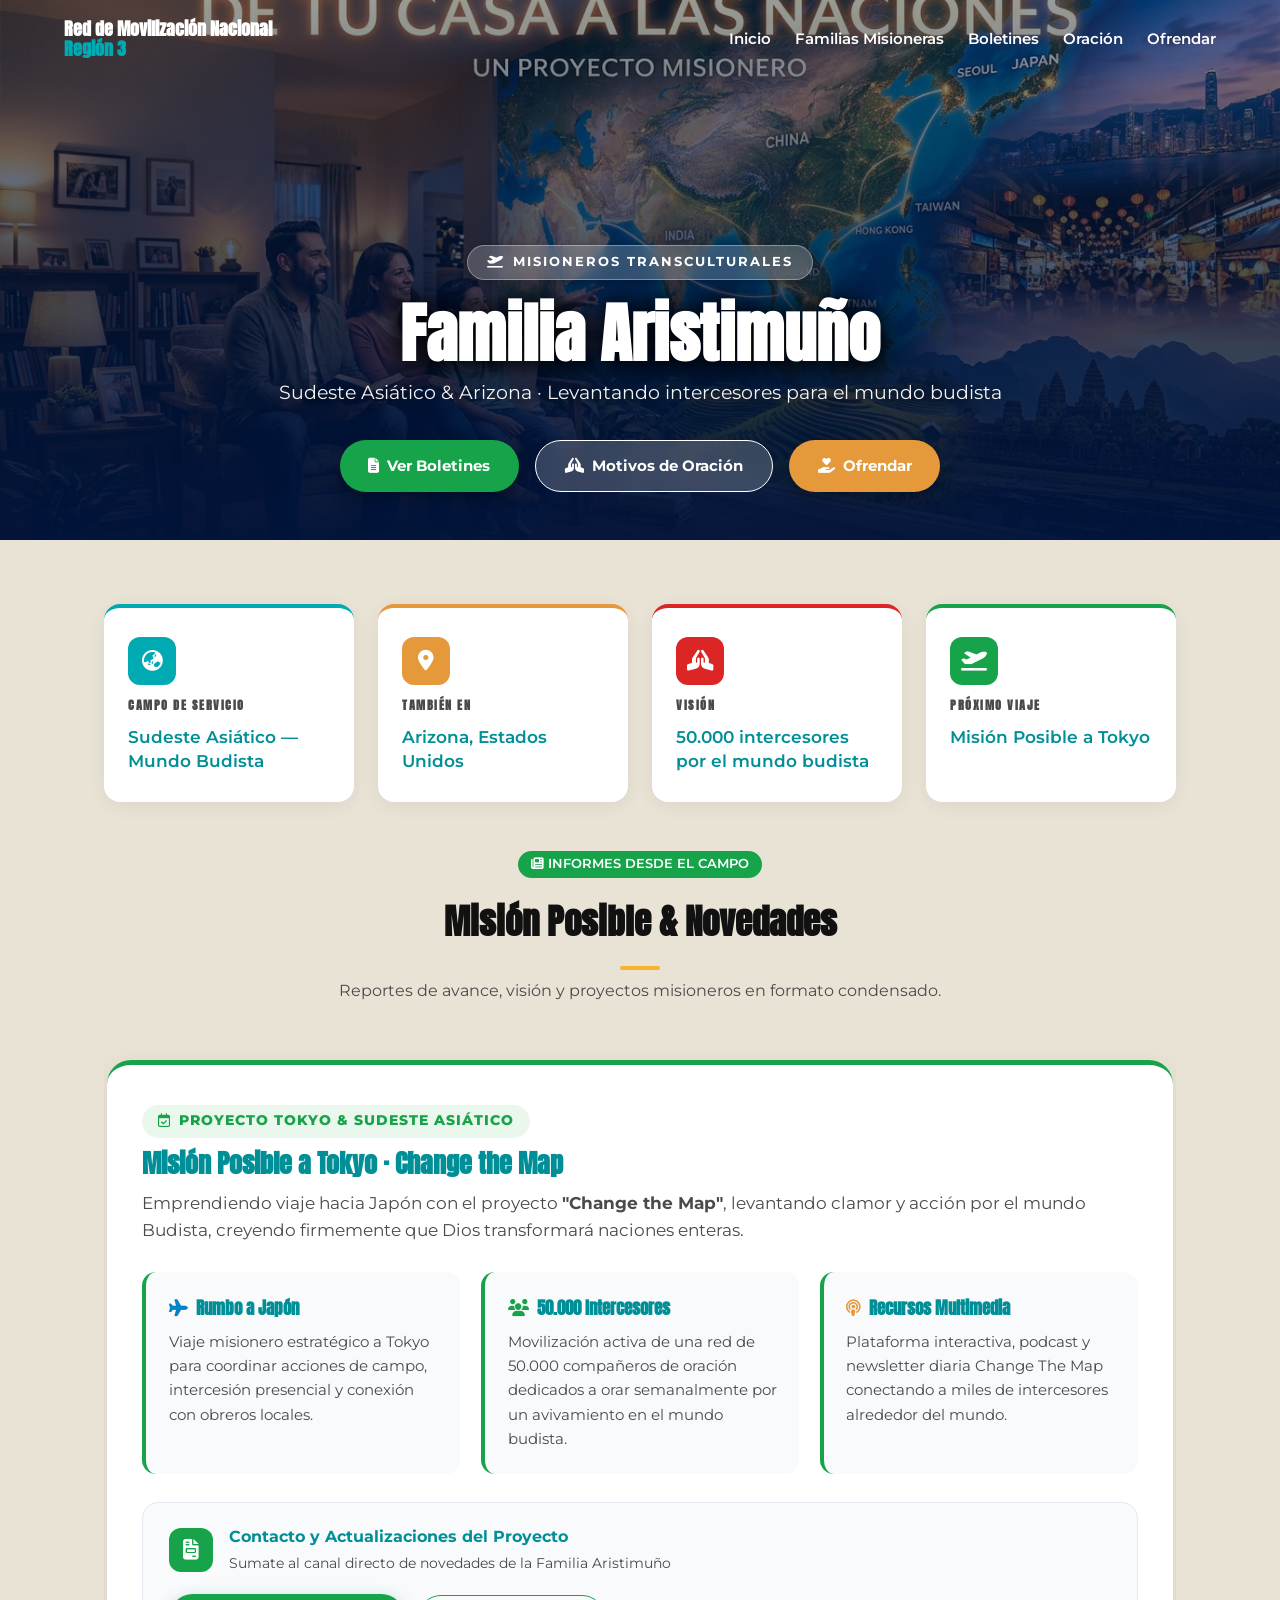
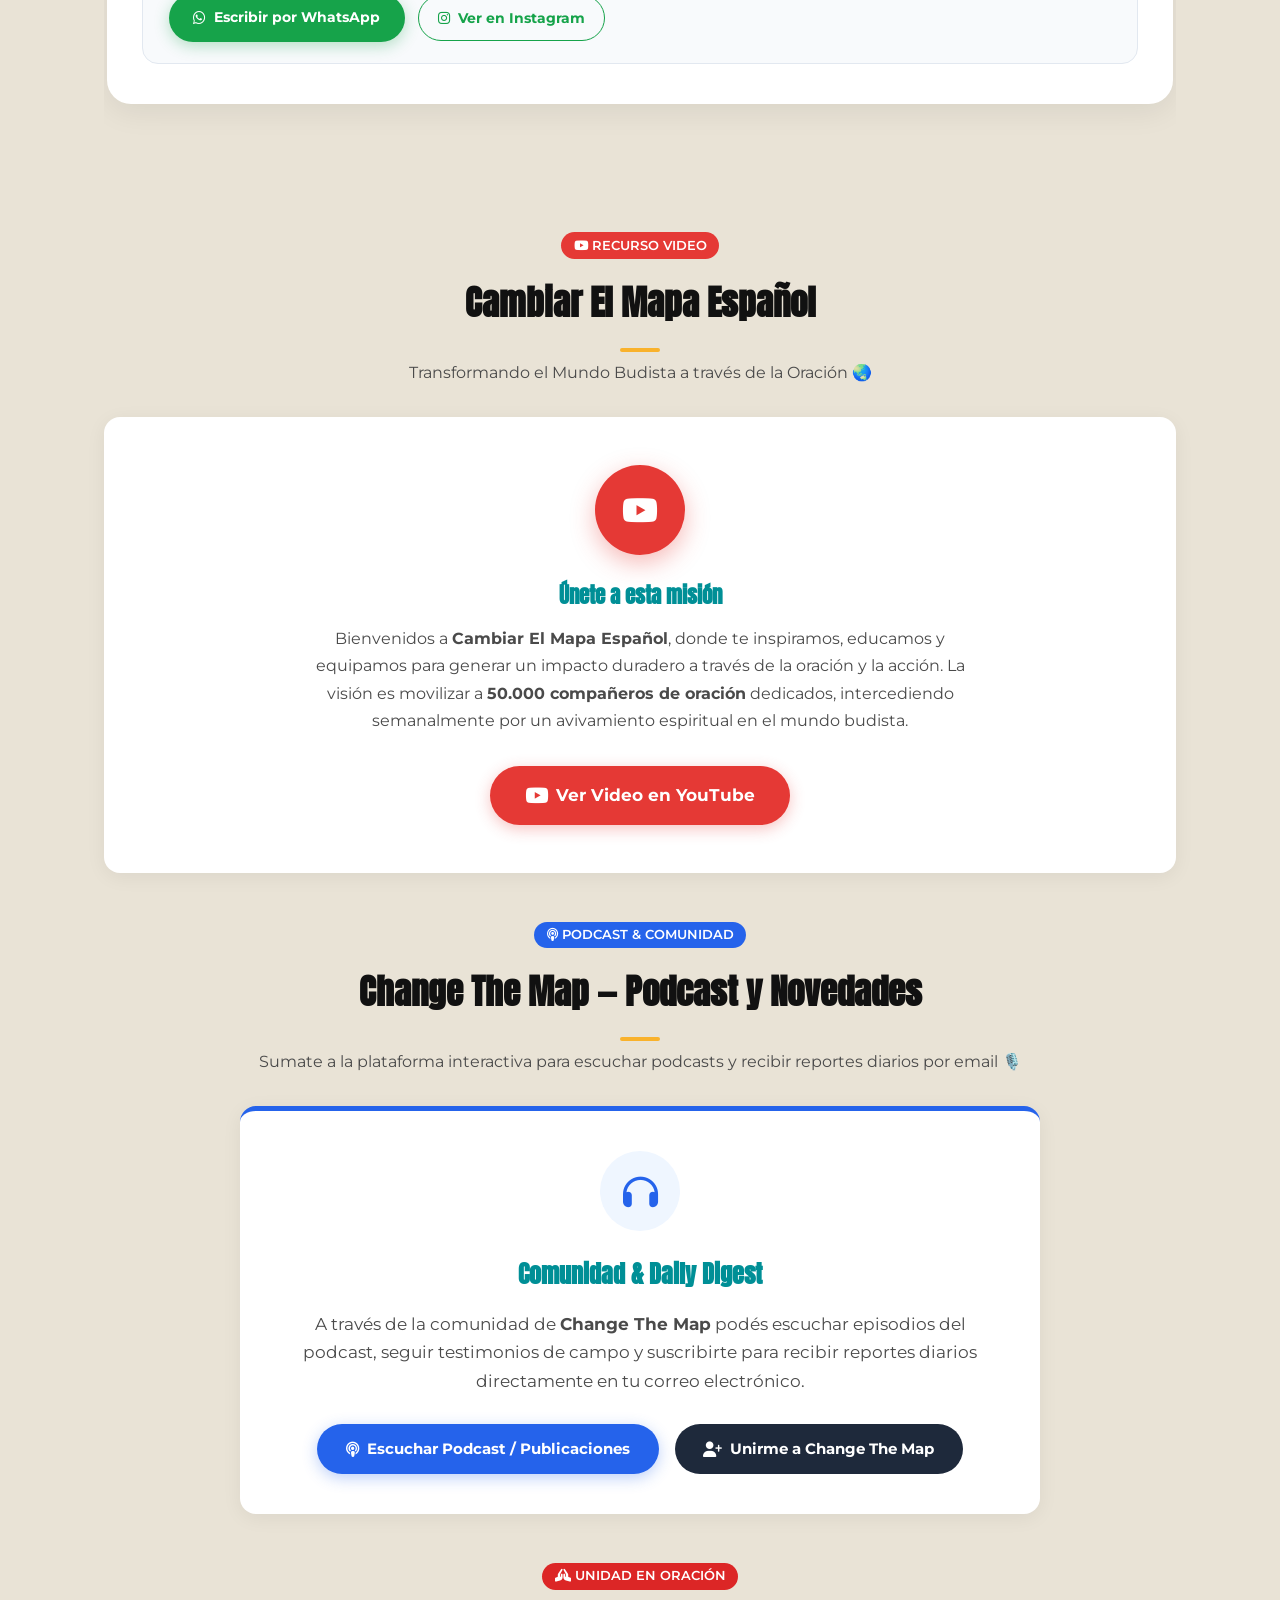
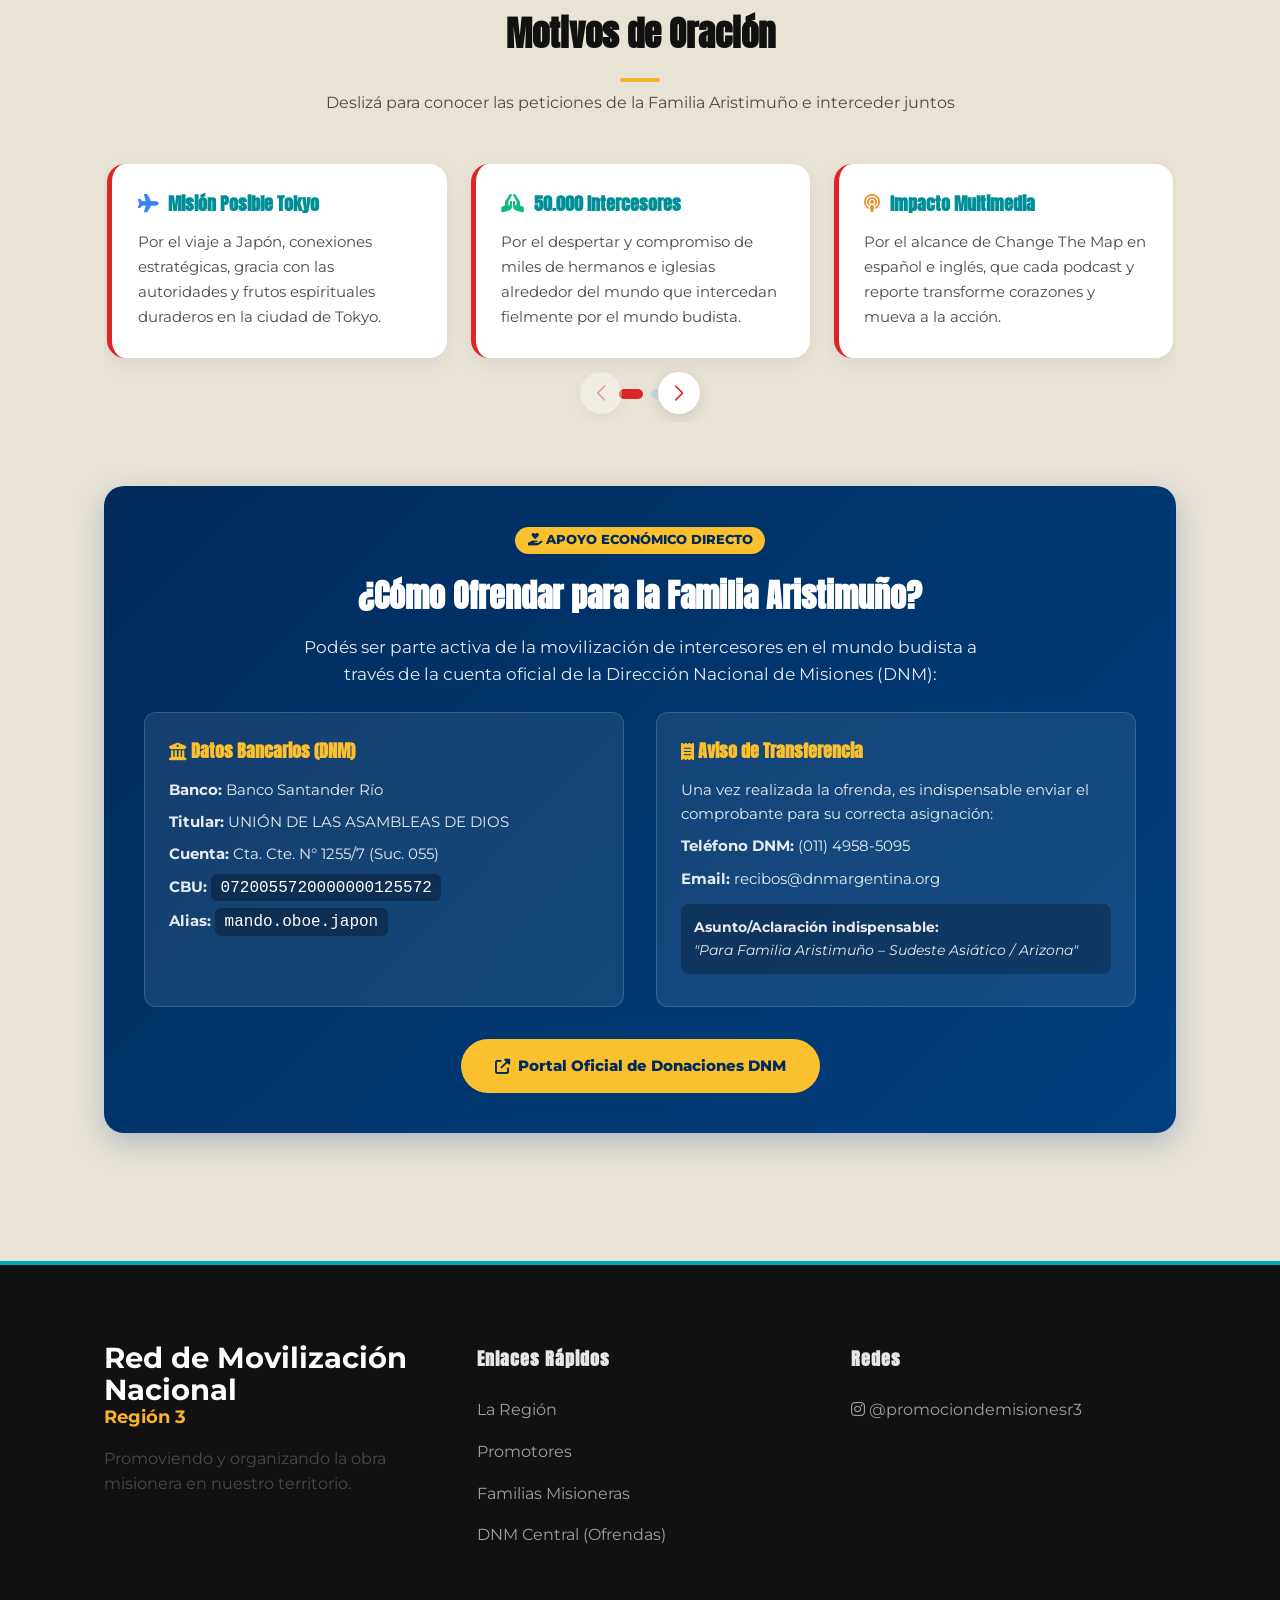
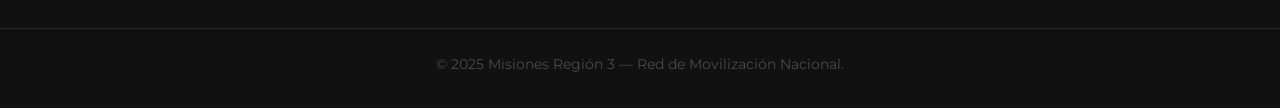
<file: evento-detalle.html>
<!DOCTYPE html>
<html lang="es">
<head>
    <meta charset="utf-8"/>
    <meta content="width=device-width, initial-scale=1.0, viewport-fit=cover" name="viewport"/>
    <title>Familia Aristimuño | Misioneros Región 3</title>
    <meta name="description" content="Conocé la historia y los proyectos misioneros de la Familia Aristimuño, sirviendo en el Sudeste Asiático y Arizona con el viaje 'Misión Posible a Tokyo' y el proyecto 'Change the Map'."/>
    <link href="estilos.css?v=20261024c" rel="stylesheet"/>
    <link href="https://fonts.googleapis.com/css2?family=Anton&amp;family=Montserrat:wght@300;400;600;700;800&amp;display=swap" rel="stylesheet"/>
    <link href="https://cdnjs.cloudflare.com/ajax/libs/font-awesome/6.4.0/css/all.min.css" rel="stylesheet"/>
    <link href="manifest.json" rel="manifest"/>
    <meta content="#004080" name="theme-color"/>
    <meta content="yes" name="apple-mobile-web-app-capable"/>
    <meta content="black-translucent" name="apple-mobile-web-app-status-bar-style"/>
    <link href="https://cdn.jsdelivr.net/npm/swiper@11/swiper-bundle.min.css" rel="stylesheet"/>
    <style>
        /* --- Barra de navegación superior (efecto franja al scrollear) --- */
        .navbar {
            transition: background-color 0.3s ease, padding 0.3s ease, box-shadow 0.3s ease;
        }
        .navbar.scrolled {
            background-color: rgba(255, 255, 255, 0.98) !important;
            backdrop-filter: blur(12px) !important;
            -webkit-backdrop-filter: blur(12px) !important;
            box-shadow: 0 4px 20px rgba(0, 0, 0, 0.1) !important;
            border-bottom: 1px solid rgba(0, 0, 0, 0.08);
            padding: 0.9rem 5% !important;
        }
        .navbar.scrolled .logo {
            color: #0f172a !important;
        }
        .navbar.scrolled .logo span {
            color: var(--primary-color) !important;
        }
        .navbar.scrolled .nav-item {
            color: #1e293b !important;
            font-weight: 700;
        }
        .navbar.scrolled .nav-item:hover,
        .navbar.scrolled .nav-item.active {
            color: var(--primary-color) !important;
        }
        .navbar.scrolled .mobile-toggle {
            color: #0f172a !important;
        }

        /* --- Donaciones Box --- */
        .donacion-box {
            background: linear-gradient(135deg, #002b5c 0%, #004080 100%);
            color: white;
            border-radius: 20px;
            padding: 2.5rem;
            box-shadow: 0 10px 30px rgba(0,64,128,0.25);
            margin-top: 3.5rem;
        }
        .donacion-grid {
            display: grid;
            grid-template-columns: repeat(auto-fit, minmax(280px, 1fr));
            gap: 2rem;
            margin-top: 1.5rem;
        }
        .donacion-item {
            background: rgba(255,255,255,0.08);
            border: 1px solid rgba(255,255,255,0.15);
            border-radius: 12px;
            padding: 1.5rem;
        }
        .donacion-item h4 {
            color: #fbc02d !important;
            font-size: 1.1rem;
            margin-bottom: 0.8rem;
        }
        .donacion-item p {
            font-size: 0.95rem;
            line-height: 1.6;
            margin: 0 0 0.5rem;
            color: rgba(255,255,255,0.9);
        }
        .donacion-item code {
            background: rgba(0,0,0,0.3);
            padding: 0.3rem 0.6rem;
            border-radius: 6px;
            font-family: monospace;
            color: #fff;
            font-size: 1rem;
        }

        /* --- Estilos específicos para la página de perfil --- */
        .perfil-hero {
            min-height: 60vh;
            display: flex;
            align-items: flex-end;
            justify-content: center;
            position: relative;
            padding-top: 80px;
            padding-bottom: 3rem;
            background: url('assets/images/hero_aristimuno.jpg') center/cover no-repeat;
        }
        .perfil-hero-overlay {
            position: absolute;
            inset: 0;
            background: linear-gradient(to top, rgba(0,20,60,0.95) 0%, rgba(0,20,60,0.65) 60%, rgba(0,20,60,0.4) 100%);
            z-index: 1;
        }
        .perfil-hero-content {
            position: relative;
            z-index: 2;
            text-align: center;
            color: #ffffff !important;
            width: 100%;
            max-width: 800px;
            padding: 0 1.5rem;
        }
        .perfil-hero-badge {
            display: inline-flex;
            align-items: center;
            gap: 0.5rem;
            background: rgba(255,255,255,0.2);
            backdrop-filter: blur(8px);
            border: 1px solid rgba(255,255,255,0.35);
            color: #ffffff !important;
            padding: 0.4rem 1.2rem;
            border-radius: 50px;
            font-size: 0.8rem;
            font-weight: 700;
            letter-spacing: 2px;
            text-transform: uppercase;
            margin-bottom: 1.2rem;
            box-shadow: 0 2px 10px rgba(0,0,0,0.3);
        }
        .perfil-hero-title {
            color: #ffffff !important;
            font-size: clamp(2.5rem, 6vw, 4rem);
            font-weight: 800;
            margin: 0 0 0.5rem;
            line-height: 1.1;
            text-shadow: 0 2px 20px rgba(0,0,0,0.9), 0 4px 30px rgba(0,0,0,0.8);
        }
        .perfil-hero-sub {
            color: #ffffff !important;
            font-size: 1.2rem;
            font-weight: 400;
            opacity: 0.95;
            margin-bottom: 2rem;
            text-shadow: 0 2px 12px rgba(0,0,0,0.9);
        }
        .perfil-hero-actions {
            display: flex;
            gap: 1rem;
            justify-content: center;
            flex-wrap: wrap;
        }

        /* --- Info cards --- */
        .perfil-info-grid {
            display: grid;
            grid-template-columns: repeat(auto-fit, minmax(240px, 1fr));
            gap: 1.5rem;
            margin-bottom: 3rem;
        }
        .perfil-info-card {
            background: white;
            border-radius: 16px;
            padding: 1.8rem 1.5rem;
            box-shadow: 0 4px 20px rgba(0,0,0,0.06);
            display: flex;
            flex-direction: column;
            align-items: flex-start;
            gap: 0.7rem;
            border-top: 4px solid var(--primary-color);
            transition: transform 0.3s ease, box-shadow 0.3s ease;
        }
        .perfil-info-card:hover {
            transform: translateY(-4px);
            box-shadow: 0 10px 30px rgba(0,0,0,0.1);
        }
        .perfil-info-card .card-icon {
            width: 48px;
            height: 48px;
            border-radius: 12px;
            display: flex;
            align-items: center;
            justify-content: center;
            font-size: 1.3rem;
            color: white;
            background: var(--primary-color);
        }
        .perfil-info-card h4 {
            font-size: 0.75rem;
            font-weight: 700;
            text-transform: uppercase;
            letter-spacing: 1.5px;
            color: var(--text-muted);
            margin: 0;
        }
        .perfil-info-card p {
            font-size: 1.05rem;
            font-weight: 600;
            color: var(--primary-dark);
            margin: 0;
            line-height: 1.4;
        }

        /* --- Proyecto highlight --- */
                .proyecto-highlight {
            background: white;
            box-shadow: 0 10px 30px rgba(0,0,0,0.06);
            border-radius: 20px;
            padding: 3.5rem 3rem;
            color: var(--text-dark);
            text-align: center;
            position: relative;
            border-top: 6px solid var(--primary-color);
        }
        .proyecto-icon {
            font-size: 3.5rem;
            margin-bottom: 1.5rem;
        }
        .proyecto-highlight h3 {
            font-size: 2.2rem;
            font-weight: 800;
            color: var(--primary-dark);
            margin-bottom: 1rem;
        }
        .proyecto-highlight p {
            font-size: 1.15rem;
            font-weight: 500;
            line-height: 1.8;
            color: #334155;
            max-width: 700px;
            margin: 0 auto 2.5rem;
        }
        .proyecto-actions {
            display: flex;
            gap: 1rem;
            justify-content: center;
            flex-wrap: wrap;
            position: relative;
            z-index: 1;
        }

        /* --- Video resource --- */
        .recurso-card {
            background: white;
            border-radius: 16px;
            box-shadow: 0 4px 20px rgba(0,0,0,0.06);
            overflow: hidden;
            display: flex;
            flex-direction: column;
            align-items: center;
            padding: 3rem 2rem;
            text-align: center;
        }
        .recurso-play-btn {
            width: 90px;
            height: 90px;
            background: #e53935;
            border-radius: 50%;
            display: flex;
            align-items: center;
            justify-content: center;
            font-size: 2rem;
            color: white;
            margin-bottom: 1.5rem;
            box-shadow: 0 8px 25px rgba(229,57,53,0.35);
            transition: transform 0.3s ease, box-shadow 0.3s ease;
        }
        .recurso-play-btn:hover {
            transform: scale(1.1);
            box-shadow: 0 12px 35px rgba(229,57,53,0.45);
        }

        /* --- Intercesión motivator --- */
        .intercesion-card {
            background: linear-gradient(135deg, #fff8e1 0%, #fff3cd 100%);
            border: 1px solid #ffd54f;
            border-radius: 16px;
            padding: 2.5rem;
            text-align: center;
        }
        .intercesion-card h3 {
            color: var(--primary-dark);
            font-size: 1.6rem;
            margin-bottom: 0.8rem;
        }
        .intercesion-card p {
            color: var(--text-muted);
            font-size: 1rem;
            line-height: 1.7;
            max-width: 600px;
            margin: 0 auto 1.5rem;
        }

        /* --- Carrusel Unificado de Informes / Boletines --- */
        .informes-swiper-container {
            position: relative;
            margin-bottom: 4rem;
        }
        .informesSwiper {
            width: 100%;
            padding: 0.5rem 0.2rem 4.5rem;
        }
        .informesSwiper .swiper-wrapper {
            align-items: stretch;
        }
        .informesSwiper .swiper-slide {
            height: auto;
            display: flex;
            box-sizing: border-box;
        }
        .informe-slide-card {
            width: 100%;
            height: 100%;
            background: white;
            border-radius: 24px;
            padding: 2.5rem 2.2rem;
            box-shadow: 0 8px 30px rgba(0,0,0,0.07);
            border-top: 5px solid #16a34a;
            display: flex;
            flex-direction: column;
            justify-content: space-between;
            gap: 1.8rem;
            box-sizing: border-box;
        }
        .informe-slide-header {
            display: flex;
            flex-direction: column;
            align-items: flex-start;
            gap: 0.6rem;
        }
        .informe-badge-date {
            display: inline-flex;
            align-items: center;
            gap: 0.5rem;
            background: #eaf7ec;
            color: #16a34a;
            font-weight: 800;
            font-size: 0.85rem;
            padding: 0.35rem 1rem;
            border-radius: 20px;
            text-transform: uppercase;
            letter-spacing: 1px;
        }
        .informe-slide-header h3 {
            color: var(--primary-dark);
            font-size: 1.65rem;
            margin: 0;
            line-height: 1.25;
        }
        .informe-slide-header p {
            color: var(--text-muted);
            font-size: 1.05rem;
            line-height: 1.6;
            margin: 0;
        }
        .informe-destacados-grid {
            display: grid;
            grid-template-columns: repeat(auto-fit, minmax(260px, 1fr));
            gap: 1.3rem;
            flex: 1 1 auto;
        }
        .informe-destacado-item {
            background: #f8fafc;
            border-radius: 14px;
            padding: 1.4rem;
            border-left: 4px solid #16a34a;
            display: flex;
            flex-direction: column;
            gap: 0.5rem;
        }
        .informe-destacado-item h4 {
            font-size: 1.05rem;
            color: var(--primary-dark);
            margin: 0;
            display: flex;
            align-items: center;
            gap: 0.5rem;
        }
        .informe-destacado-item p {
            font-size: 0.95rem;
            color: var(--text-muted);
            line-height: 1.6;
            margin: 0;
        }
        .informe-action-bar {
            background: #f8fafc;
            border-radius: 16px;
            padding: 1.3rem 1.6rem;
            display: flex;
            align-items: center;
            justify-content: space-between;
            flex-wrap: wrap;
            gap: 1.2rem;
            border: 1px solid #e2e8f0;
            margin-top: auto;
        }
        .informe-action-info {
            display: flex;
            align-items: center;
            gap: 1rem;
        }
        .informe-action-info .action-icon {
            width: 44px;
            height: 44px;
            border-radius: 12px;
            display: flex;
            align-items: center;
            justify-content: center;
            font-size: 1.3rem;
            color: white;
            background: #16a34a;
            flex-shrink: 0;
        }
        .informe-action-info h5 {
            font-size: 1rem;
            color: var(--primary-dark);
            margin: 0 0 0.2rem;
            font-weight: 700;
        }
        .informe-action-info p {
            font-size: 0.85rem;
            color: var(--text-muted);
            margin: 0;
        }
        .informe-action-btns {
            display: flex;
            gap: 0.8rem;
            flex-wrap: wrap;
            align-items: center;
        }

        /* Swiper Controls Custom */
        .informesSwiper .swiper-button-prev,
        .informesSwiper .swiper-button-next {
            color: #16a34a;
            background: white;
            width: 44px;
            height: 44px;
            border-radius: 50%;
            box-shadow: 0 4px 15px rgba(0,0,0,0.12);
            transition: transform 0.2s ease, background 0.2s ease;
            top: auto;
            bottom: 0.5rem;
        }
        .informesSwiper .swiper-button-prev {
            left: calc(50% - 60px);
        }
        .informesSwiper .swiper-button-next {
            right: calc(50% - 60px);
        }
        .informesSwiper .swiper-button-prev:hover,
        .informesSwiper .swiper-button-next:hover {
            transform: scale(1.08);
            background: #f1f5f9;
        }
        .informesSwiper .swiper-button-prev::after,
        .informesSwiper .swiper-button-next::after {
            font-size: 1rem;
            font-weight: 800;
        }
        .informesSwiper .swiper-pagination {
            bottom: 1rem !important;
        }
        .informesSwiper .swiper-pagination-bullet {
            width: 10px;
            height: 10px;
            background: #cbd5e1;
            opacity: 1;
            transition: all 0.3s ease;
        }
        .informesSwiper .swiper-pagination-bullet-active {
            background: #16a34a !important;
            width: 26px;
            border-radius: 6px;
        }

        /* --- Carrusel de Motivos de Oración --- */
        .oracionSwiper {
            width: 100%;
            padding: 0.5rem 0.2rem 4rem;
        }
        .oracionSwiper .swiper-wrapper {
            align-items: stretch;
        }
        .oracionSwiper .swiper-slide {
            height: auto;
            display: flex;
            box-sizing: border-box;
        }
        .oracion-card-item {
            width: 100%;
            background: white;
            border-radius: 18px;
            padding: 1.8rem 1.6rem;
            box-shadow: 0 6px 20px rgba(0,0,0,0.06);
            border-left: 5px solid #dc2626;
            display: flex;
            flex-direction: column;
            gap: 0.8rem;
            box-sizing: border-box;
            transition: transform 0.3s ease, box-shadow 0.3s ease;
        }
        .oracion-card-item:hover {
            transform: translateY(-4px);
            box-shadow: 0 10px 25px rgba(0,0,0,0.1);
        }
        .oracion-card-item h4 {
            color: var(--primary-dark);
            font-size: 1.15rem;
            margin: 0;
            display: flex;
            align-items: center;
            gap: 0.6rem;
            line-height: 1.3;
        }
        .oracion-card-item p {
            color: var(--text-muted);
            font-size: 0.95rem;
            line-height: 1.65;
            margin: 0;
        }
        .oracionSwiper .swiper-button-prev,
        .oracionSwiper .swiper-button-next {
            color: #dc2626;
            background: white;
            width: 42px;
            height: 42px;
            border-radius: 50%;
            box-shadow: 0 4px 15px rgba(0,0,0,0.12);
            transition: transform 0.2s ease, background 0.2s ease;
            top: auto;
            bottom: 0.5rem;
        }
        .oracionSwiper .swiper-button-prev {
            left: calc(50% - 60px);
        }
        .oracionSwiper .swiper-button-next {
            right: calc(50% - 60px);
        }
        .oracionSwiper .swiper-button-prev:hover,
        .oracionSwiper .swiper-button-next:hover {
            transform: scale(1.08);
            background: #f1f5f9;
        }
        .oracionSwiper .swiper-button-prev::after,
        .oracionSwiper .swiper-button-next::after {
            font-size: 0.95rem;
            font-weight: 800;
        }
        .oracionSwiper .swiper-pagination {
            bottom: 1rem !important;
        }
        .oracionSwiper .swiper-pagination-bullet {
            width: 10px;
            height: 10px;
            background: #cbd5e1;
            opacity: 1;
            transition: all 0.3s ease;
        }
        .oracionSwiper .swiper-pagination-bullet-active {
            background: #dc2626 !important;
            width: 24px;
            border-radius: 6px;
        }

        @media (max-width: 600px) {
            .proyecto-highlight { padding: 2.5rem 1.5rem; }
            .proyecto-highlight h3 { font-size: 1.6rem; }
        }
    </style>
</head>
<body class="page-interna">
    <!-- Navbar -->
    <header class="navbar" id="navbar">
        <a class="logo" href="index.html">Red de Movilización Nacional<br/><span>Región 3</span></a>
        <nav class="nav-links" id="nav-links">
            <a class="nav-item" href="index.html#inicio">Inicio</a>
            <a class="nav-item" href="index.html#misioneros">Familias Misioneras</a>
            <a class="nav-item" href="#boletines">Boletines</a>
            <a class="nav-item" href="#oracion">Oración</a>
            <a class="nav-item" href="#donaciones">Ofrendar</a>
        </nav>
        <button aria-label="Menú" class="mobile-toggle">
            <i class="fas fa-bars"></i>
        </button>
    </header>

    <!-- Hero -->
    <section class="perfil-hero">
        <div class="perfil-hero-overlay"></div>
        <div class="perfil-hero-content reveal">
            <div class="perfil-hero-badge">
                <i class="fas fa-plane-departure"></i> Misioneros Transculturales
            </div>
            <h1 class="perfil-hero-title">Familia Aristimuño</h1>
            <p class="perfil-hero-sub">Sudeste Asiático &amp; Arizona · Levantando intercesores para el mundo budista</p>
            <div class="perfil-hero-actions">
                <a class="btn-unified" href="#boletines" style="background: #16a34a; color: white; border: none; padding: 0.8rem 1.8rem; border-radius: 30px; font-weight: bold; text-decoration: none; display: inline-flex; align-items: center; gap: 0.5rem; box-shadow: 0 5px 15px rgba(0,0,0,0.3);">
                    <i class="fas fa-file-alt"></i> Ver Boletines
                </a>
                <a class="btn-unified" href="#oracion" style="background: rgba(255,255,255,0.2); backdrop-filter: blur(8px); border: 1px solid white; color: white; padding: 0.8rem 1.8rem; border-radius: 30px; font-weight: bold; text-decoration: none; display: inline-flex; align-items: center; gap: 0.5rem;">
                    <i class="fas fa-hands-praying"></i> Motivos de Oración
                </a>
                <a class="btn-unified" href="#donaciones" style="background: #e6993a; color: white; border: none; padding: 0.8rem 1.8rem; border-radius: 30px; font-weight: bold; text-decoration: none; display: inline-flex; align-items: center; gap: 0.5rem; box-shadow: 0 5px 15px rgba(0,0,0,0.3);">
                    <i class="fas fa-hand-holding-heart"></i> Ofrendar
                </a>
            </div>
        </div>
    </section>

    <!-- Contenido Principal -->
    <main class="section bg-light" style="padding: 4rem 0;">
        <div class="container">

            <!-- Info rápida -->
            <div class="perfil-info-grid reveal">
                <div class="perfil-info-card">
                    <div class="card-icon"><i class="fas fa-globe-asia"></i></div>
                    <h4>Campo de servicio</h4>
                    <p>Sudeste Asiático — Mundo Budista</p>
                </div>
                <div class="perfil-info-card" style="border-color: #e6993a;">
                    <div class="card-icon" style="background: #e6993a;"><i class="fas fa-map-marker-alt"></i></div>
                    <h4>También en</h4>
                    <p>Arizona, Estados Unidos</p>
                </div>
                <div class="perfil-info-card" style="border-color: #dc2626;">
                    <div class="card-icon" style="background: #dc2626;"><i class="fas fa-praying-hands"></i></div>
                    <h4>Visión</h4>
                    <p>50.000 intercesores por el mundo budista</p>
                </div>
                <div class="perfil-info-card" style="border-color: #16a34a;">
                    <div class="card-icon" style="background: #16a34a;"><i class="fas fa-plane-departure"></i></div>
                    <h4>Próximo Viaje</h4>
                    <p>Misión Posible a Tokyo</p>
                </div>
            </div>

            <!-- Sección Unificada: Boletines e Informes desde el Campo -->
            <section id="boletines" class="detalle-bloque reveal informes-swiper-container">
                <span id="reportes" style="position: absolute; top: -80px;"></span>
                <div class="section-header text-center" style="margin-bottom: 2.5rem;">
                    <span class="tag" style="background: #16a34a; color: white; margin-bottom: 1rem;">
                        <i class="fas fa-newspaper"></i> INFORMES DESDE EL CAMPO
                    </span>
                    <h2>Misión Posible &amp; Novedades</h2>
                    <p>Reportes de avance, visión y proyectos misioneros en formato condensado.</p>
                </div>

                <!-- Swiper de Informes Mensuales -->
                <div class="swiper informesSwiper">
                    <div class="swiper-wrapper">
                        <!-- Slide 1: Tokyo & Change the Map -->
                        <div class="swiper-slide">
                            <div class="informe-slide-card">
                                <div class="informe-slide-header">
                                    <span class="informe-badge-date">
                                        <i class="far fa-calendar-check"></i> Proyecto Tokyo &amp; Sudeste Asiático
                                    </span>
                                    <h3>Misión Posible a Tokyo · Change the Map</h3>
                                    <p>Emprendiendo viaje hacia Japón con el proyecto <strong>"Change the Map"</strong>, levantando clamor y acción por el mundo Budista, creyendo firmemente que Dios transformará naciones enteras.</p>
                                </div>

                                <div class="informe-destacados-grid">
                                    <div class="informe-destacado-item">
                                        <h4><i class="fas fa-plane" style="color: #0284c7;"></i> Rumbo a Japón</h4>
                                        <p>Viaje misionero estratégico a Tokyo para coordinar acciones de campo, intercesión presencial y conexión con obreros locales.</p>
                                    </div>
                                    <div class="informe-destacado-item">
                                        <h4><i class="fas fa-users" style="color: #16a34a;"></i> 50.000 Intercesores</h4>
                                        <p>Movilización activa de una red de 50.000 compañeros de oración dedicados a orar semanalmente por un avivamiento en el mundo budista.</p>
                                    </div>
                                    <div class="informe-destacado-item">
                                        <h4><i class="fas fa-podcast" style="color: #e6993a;"></i> Recursos Multimedia</h4>
                                        <p>Plataforma interactiva, podcast y newsletter diaria Change The Map conectando a miles de intercesores alrededor del mundo.</p>
                                    </div>
                                </div>

                                <!-- Barra de Descarga / Enlace Oficial -->
                                <div class="informe-action-bar">
                                    <div class="informe-action-info">
                                        <div class="action-icon"><i class="fas fa-file-invoice"></i></div>
                                        <div>
                                            <h5>Contacto y Actualizaciones del Proyecto</h5>
                                            <p>Sumate al canal directo de novedades de la Familia Aristimuño</p>
                                        </div>
                                    </div>
                                    <div class="informe-action-btns">
                                        <a href="https://wa.me/541131917009" target="_blank" class="btn-unified" style="background: #16a34a; color: white; padding: 0.65rem 1.4rem; border-radius: 30px; font-weight: 700; font-size: 0.9rem; text-decoration: none; display: inline-flex; align-items: center; gap: 0.5rem; box-shadow: 0 4px 15px rgba(22,163,74,0.3);">
                                            <i class="fab fa-whatsapp"></i> Escribir por WhatsApp
                                        </a>
                                        <a href="https://www.instagram.com/fliaaristimuno/" target="_blank" class="btn-unified btn-unified-outline" style="border: 1px solid #16a34a; color: #16a34a; padding: 0.65rem 1.2rem; border-radius: 30px; font-weight: 700; font-size: 0.88rem; text-decoration: none; display: inline-flex; align-items: center; gap: 0.5rem;">
                                            <i class="fab fa-instagram"></i> Ver en Instagram
                                        </a>
                                    </div>
                                </div>
                            </div>
                        </div>
                    </div>

                    <!-- Controles Swiper -->
                    <div class="swiper-pagination"></div>
                    <div class="swiper-button-prev" title="Informe anterior"></div>
                    <div class="swiper-button-next" title="Informe siguiente"></div>
                </div>
            </section>

            <!-- Recurso: Cambiar el Mapa Español -->
            <div class="detalle-bloque reveal" style="margin-bottom: 3rem;">
                <div class="section-header text-center" style="margin-bottom: 2rem;">
                    <span class="tag" style="background: #e53935; color: white; margin-bottom: 1rem;">
                        <i class="fab fa-youtube"></i> RECURSO VIDEO
                    </span>
                    <h2>Cambiar El Mapa Español</h2>
                    <p>Transformando el Mundo Budista a través de la Oración 🌏</p>
                </div>
                <div class="recurso-card">
                    <a href="https://www.youtube.com/watch?v=YH_PsgIEcbk" target="_blank" class="recurso-play-btn">
                        <i class="fab fa-youtube"></i>
                    </a>
                    <h3 style="color: var(--primary-dark); margin-bottom: 0.8rem;">Únete a esta misión</h3>
                    <p style="color: var(--text-muted); max-width: 650px; line-height: 1.7; margin-bottom: 2rem;">
                        Bienvenidos a <strong>Cambiar El Mapa Español</strong>, donde te inspiramos, educamos y equipamos para generar un impacto duradero a través de la oración y la acción. La visión es movilizar a <strong>50.000 compañeros de oración</strong> dedicados, intercediendo semanalmente por un avivamiento espiritual en el mundo budista.
                    </p>
                    <a href="https://www.youtube.com/watch?v=YH_PsgIEcbk" target="_blank" class="btn-unified" style="background: #e53935; color: white; border: none; padding: 1rem 2.2rem; font-size: 1.05rem; border-radius: 50px; text-decoration: none; display: inline-flex; align-items: center; gap: 0.5rem; box-shadow: 0 4px 15px rgba(229,57,53,0.3);">
                        <i class="fab fa-youtube" style="font-size: 1.3rem;"></i> Ver Video en YouTube
                    </a>
                </div>
            </div>

            <!-- Recurso: Comunidad & Podcast Change The Map -->
            <div class="detalle-bloque reveal" style="margin-bottom: 3rem;">
                <div class="section-header text-center" style="margin-bottom: 2rem;">
                    <span class="tag" style="background: #2563eb; color: white; margin-bottom: 1rem;">
                        <i class="fas fa-podcast"></i> PODCAST &amp; COMUNIDAD
                    </span>
                    <h2>Change The Map — Podcast y Novedades</h2>
                    <p>Sumate a la plataforma interactiva para escuchar podcasts y recibir reportes diarios por email 🎙️</p>
                </div>
                
                <div style="max-width: 800px; margin: 0 auto; background: white; border-radius: 16px; box-shadow: 0 4px 20px rgba(0,0,0,0.06); padding: 2.5rem; text-align: center; border-top: 5px solid #2563eb;">
                    <div style="width: 80px; height: 80px; background: #eff6ff; color: #2563eb; border-radius: 50%; display: flex; align-items: center; justify-content: center; font-size: 2.2rem; margin: 0 auto 1.5rem;">
                        <i class="fas fa-headphones"></i>
                    </div>

                    <h3 style="color: var(--primary-dark); margin-bottom: 1rem; font-size: 1.5rem;">Comunidad &amp; Daily Digest</h3>
                    <p style="color: var(--text-muted); line-height: 1.7; margin-bottom: 1.8rem; font-size: 1.05rem;">
                        A través de la comunidad de <strong>Change The Map</strong> podés escuchar episodios del podcast, seguir testimonios de campo y suscribirte para recibir reportes diarios directamente en tu correo electrónico.
                    </p>

                    <div style="display: flex; gap: 1rem; justify-content: center; flex-wrap: wrap;">
                        <a href="https://community.changethemap.net/posts/105687089" target="_blank" class="btn-unified" style="background: #2563eb; color: white; border: none; padding: 0.8rem 1.8rem; border-radius: 50px; text-decoration: none; font-weight: bold; display: inline-flex; align-items: center; gap: 0.5rem; box-shadow: 0 4px 15px rgba(37,99,235,0.3);">
                            <i class="fas fa-podcast"></i> Escuchar Podcast / Publicaciones
                        </a>
                        <a href="https://community.changethemap.net/" target="_blank" class="btn-unified" style="background: #1e293b; color: white; border: none; padding: 0.8rem 1.8rem; border-radius: 50px; text-decoration: none; font-weight: bold; display: inline-flex; align-items: center; gap: 0.5rem;">
                            <i class="fas fa-user-plus"></i> Unirme a Change The Map
                        </a>
                    </div>
                </div>
            </div>

            <!-- Motivos de Oración en Carrusel -->
            <div id="oracion" class="detalle-bloque reveal" style="margin-bottom: 4rem;">
                <div class="section-header text-center" style="margin-bottom: 2rem;">
                    <span class="tag" style="background: #dc2626; color: white; margin-bottom: 1rem;">
                        <i class="fas fa-hands-praying"></i> UNIDAD EN ORACIÓN
                    </span>
                    <h2>Motivos de Oración</h2>
                    <p>Deslizá para conocer las peticiones de la Familia Aristimuño e interceder juntos</p>
                </div>

                <div class="swiper oracionSwiper">
                    <div class="swiper-wrapper">
                        <div class="swiper-slide">
                            <div class="oracion-card-item">
                                <h4><i class="fas fa-plane" style="color: #3b82f6;"></i> Misión Posible Tokyo</h4>
                                <p>Por el viaje a Japón, conexiones estratégicas, gracia con las autoridades y frutos espirituales duraderos en la ciudad de Tokyo.</p>
                            </div>
                        </div>
                        <div class="swiper-slide">
                            <div class="oracion-card-item">
                                <h4><i class="fas fa-praying-hands" style="color: #10b981;"></i> 50.000 Intercesores</h4>
                                <p>Por el despertar y compromiso de miles de hermanos e iglesias alrededor del mundo que intercedan fielmente por el mundo budista.</p>
                            </div>
                        </div>
                        <div class="swiper-slide">
                            <div class="oracion-card-item">
                                <h4><i class="fas fa-podcast" style="color: #e6993a;"></i> Impacto Multimedia</h4>
                                <p>Por el alcance de Change The Map en español e inglés, que cada podcast y reporte transforme corazones y mueva a la acción.</p>
                            </div>
                        </div>
                        <div class="swiper-slide">
                            <div class="oracion-card-item">
                                <h4><i class="fas fa-shield-heart" style="color: #8b5cf6;"></i> Familia y Provisión</h4>
                                <p>Por cobertura espiritual, fortaleza física, provisión y gracia divina sobre cada miembro de la Familia Aristimuño.</p>
                            </div>
                        </div>
                    </div>
                    <div class="swiper-pagination"></div>
                    <div class="swiper-button-prev" title="Anterior"></div>
                    <div class="swiper-button-next" title="Siguiente"></div>
                </div>
            </div>

            <!-- Cómo Ofrendar / Donaciones (Siempre al final antes del footer) -->
            <div id="donaciones" class="donacion-box reveal" style="margin-bottom: 4rem;">
                <div style="text-align: center; max-width: 700px; margin: 0 auto;">
                    <span class="tag" style="background: #fbc02d; color: #002b5c; font-weight: 800; margin-bottom: 1rem;">
                        <i class="fas fa-hand-holding-heart"></i> APOYO ECONÓMICO DIRECTO
                    </span>
                    <h3 style="color: white; font-size: 2rem; margin-bottom: 0.8rem;">¿Cómo Ofrendar para la Familia Aristimuño?</h3>
                    <p style="color: rgba(255,255,255,0.9); font-size: 1.05rem; line-height: 1.6;">
                        Podés ser parte activa de la movilización de intercesores en el mundo budista a través de la cuenta oficial de la Dirección Nacional de Misiones (DNM):
                    </p>
                </div>

                <div class="donacion-grid">
                    <div class="donacion-item">
                        <h4><i class="fas fa-university"></i> Datos Bancarios (DNM)</h4>
                        <p><strong>Banco:</strong> Banco Santander Río</p>
                        <p><strong>Titular:</strong> UNIÓN DE LAS ASAMBLEAS DE DIOS</p>
                        <p><strong>Cuenta:</strong> Cta. Cte. N° 1255/7 (Suc. 055)</p>
                        <p><strong>CBU:</strong> <code>0720055720000000125572</code></p>
                        <p><strong>Alias:</strong> <code>mando.oboe.japon</code></p>
                    </div>

                    <div class="donacion-item">
                        <h4><i class="fas fa-receipt"></i> Aviso de Transferencia</h4>
                        <p>Una vez realizada la ofrenda, es indispensable enviar el comprobante para su correcta asignación:</p>
                        <p><strong>Teléfono DNM:</strong> (011) 4958-5095</p>
                        <p><strong>Email:</strong> recibos@dnmargentina.org</p>
                        <p style="margin-top: 0.8rem; background: rgba(0,0,0,0.25); padding: 0.8rem; border-radius: 8px; font-size: 0.88rem;">
                            <strong>Asunto/Aclaración indispensable:</strong><br/>
                            <em>"Para Familia Aristimuño – Sudeste Asiático / Arizona"</em>
                        </p>
                    </div>
                </div>
                <div style="text-align: center; margin-top: 2rem;">
                    <a class="btn-unified" href="https://dnmargentina.org/page/donaciones-ofrendas" style="background: #fbc02d; color: #002b5c; font-weight: 800; padding: 0.8rem 2rem; border-radius: 30px; text-decoration: none; display: inline-flex; align-items: center; gap: 0.5rem;" target="_blank">
                        <i class="fas fa-external-link-alt"></i> Portal Oficial de Donaciones DNM
                    </a>
                </div>
            </div>

        </div>
    </main>

    <!-- Footer -->
    <footer class="footer" id="contacto">
        <div class="container footer-grid reveal">
            <div class="footer-info">
                <a class="footer-logo" href="index.html">Red de Movilización Nacional<span>Región 3</span></a>
                <p>Promoviendo y organizando la obra misionera en nuestro territorio.</p>
            </div>
            <div class="footer-links">
                <h4>Enlaces Rápidos</h4>
                <ul>
                    <li><a href="index.html#region">La Región</a></li>
                    <li><a href="index.html#promotores">Promotores</a></li>
                    <li><a href="index.html#misioneros">Familias Misioneras</a></li>
                    <li><a href="https://dnmargentina.org/page/donaciones-ofrendas" target="_blank">DNM Central (Ofrendas)</a></li>
                </ul>
            </div>
            <div class="footer-social">
                <h4>Redes</h4>
                <a href="https://www.instagram.com/promociondemisionesr3/" target="_blank">
                    <i class="fab fa-instagram"></i> @promociondemisionesr3
                </a>
            </div>
        </div>
        <div class="footer-bottom">
            <p>© 2025 Misiones Región 3 — Red de Movilización Nacional.</p>
        </div>
    </footer>

    <script src="script.js?v=20261024c"></script>
    <script src="https://cdn.jsdelivr.net/npm/swiper@11/swiper-bundle.min.js"></script>
    <script>
        document.addEventListener('DOMContentLoaded', () => {
            // Inicializar Swiper de Informes Mensuales
            if (document.querySelector('.informesSwiper')) {
                new Swiper('.informesSwiper', {
                    slidesPerView: 1,
                    spaceBetween: 24,
                    autoHeight: false,
                    pagination: {
                        el: '.informesSwiper .swiper-pagination',
                        clickable: true
                    },
                    navigation: {
                        nextEl: '.informesSwiper .swiper-button-next',
                        prevEl: '.informesSwiper .swiper-button-prev'
                    }
                });
            }

            // Inicializar Swiper de Motivos de Oración
            if (document.querySelector('.oracionSwiper')) {
                new Swiper('.oracionSwiper', {
                    slidesPerView: 1,
                    spaceBetween: 20,
                    pagination: {
                        el: '.oracionSwiper .swiper-pagination',
                        clickable: true
                    },
                    navigation: {
                        nextEl: '.oracionSwiper .swiper-button-next',
                        prevEl: '.oracionSwiper .swiper-button-prev'
                    },
                    breakpoints: {
                        640:  { slidesPerView: 2, spaceBetween: 20 },
                        1024: { slidesPerView: 3, spaceBetween: 24 }
                    }
                });
            }

            // Franja en navbar al scrollear
            const navbar = document.getElementById('navbar');
            if (navbar) {
                const updateNavbar = () => {
                    navbar.classList.toggle('scrolled', window.scrollY > 25);
                };
                window.addEventListener('scroll', updateNavbar, { passive: true });
                updateNavbar();
            }
        });
    </script>
</body>
</html>
</file>
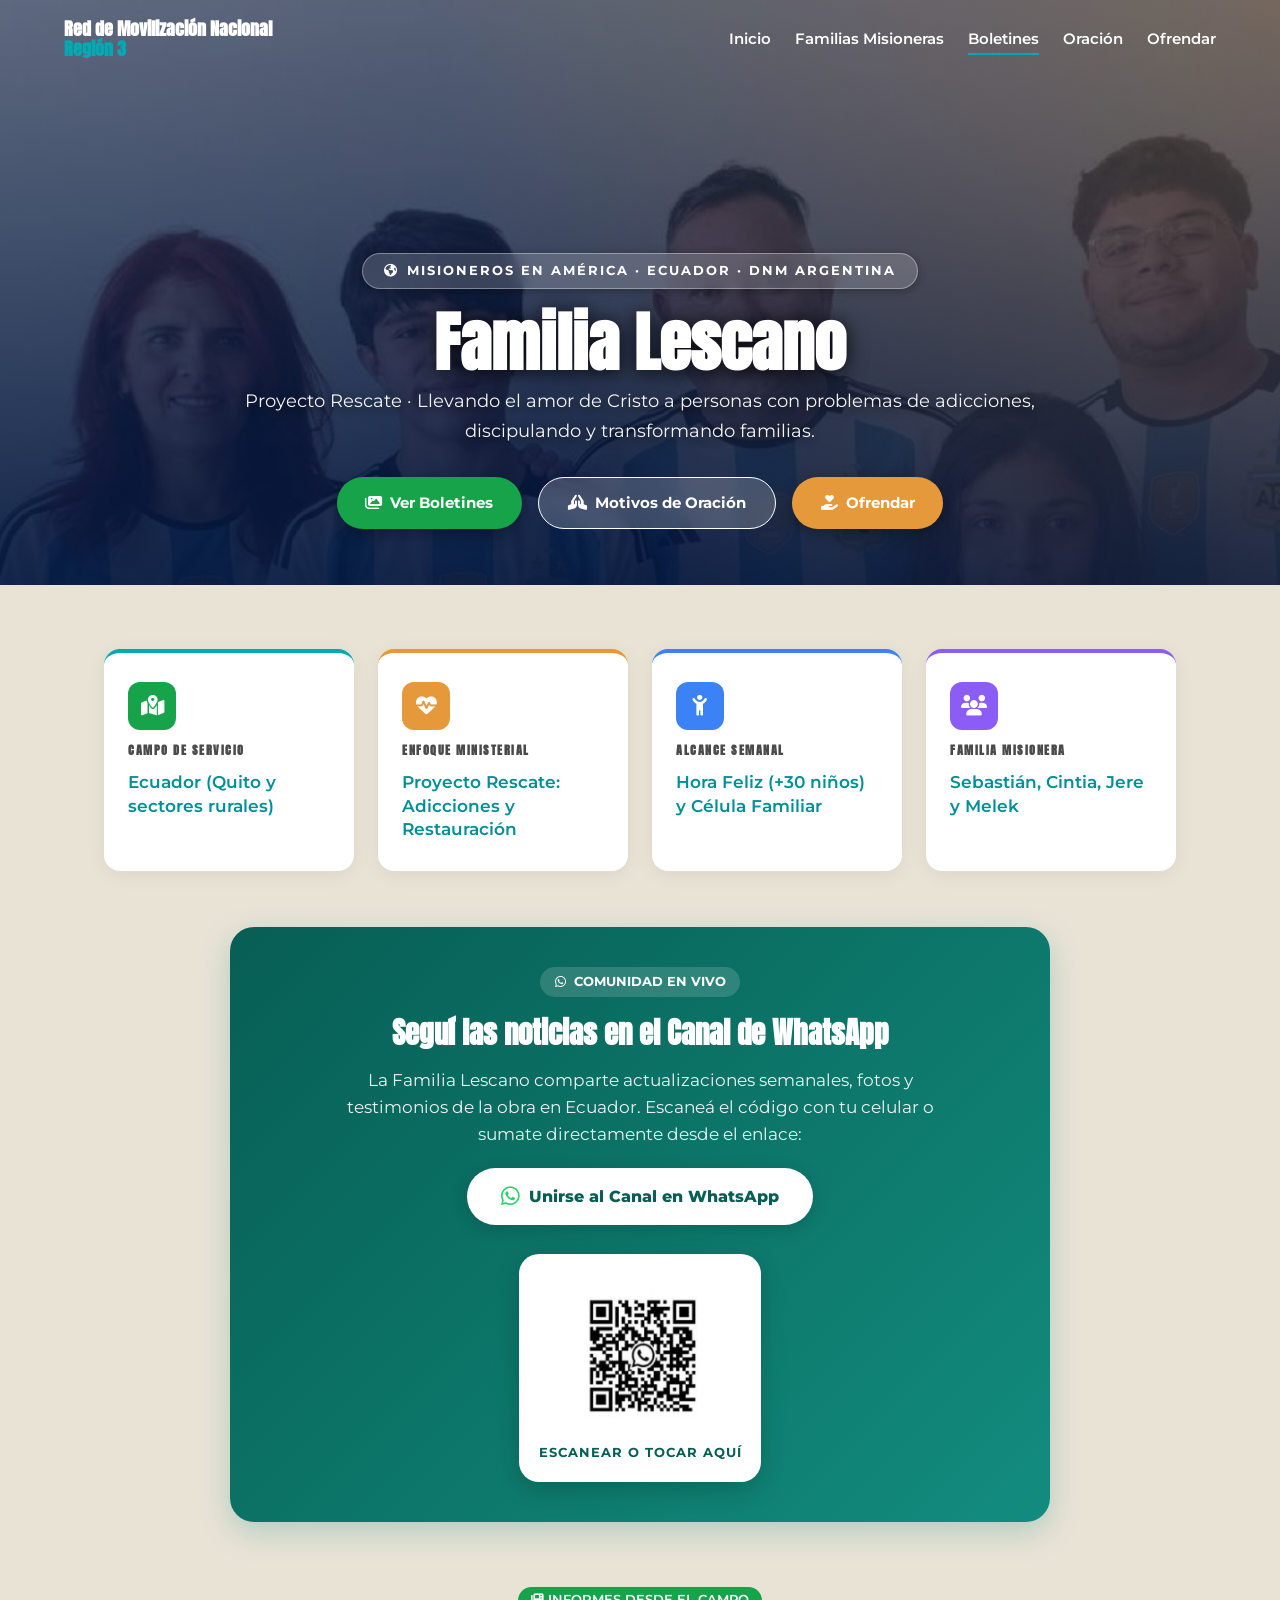
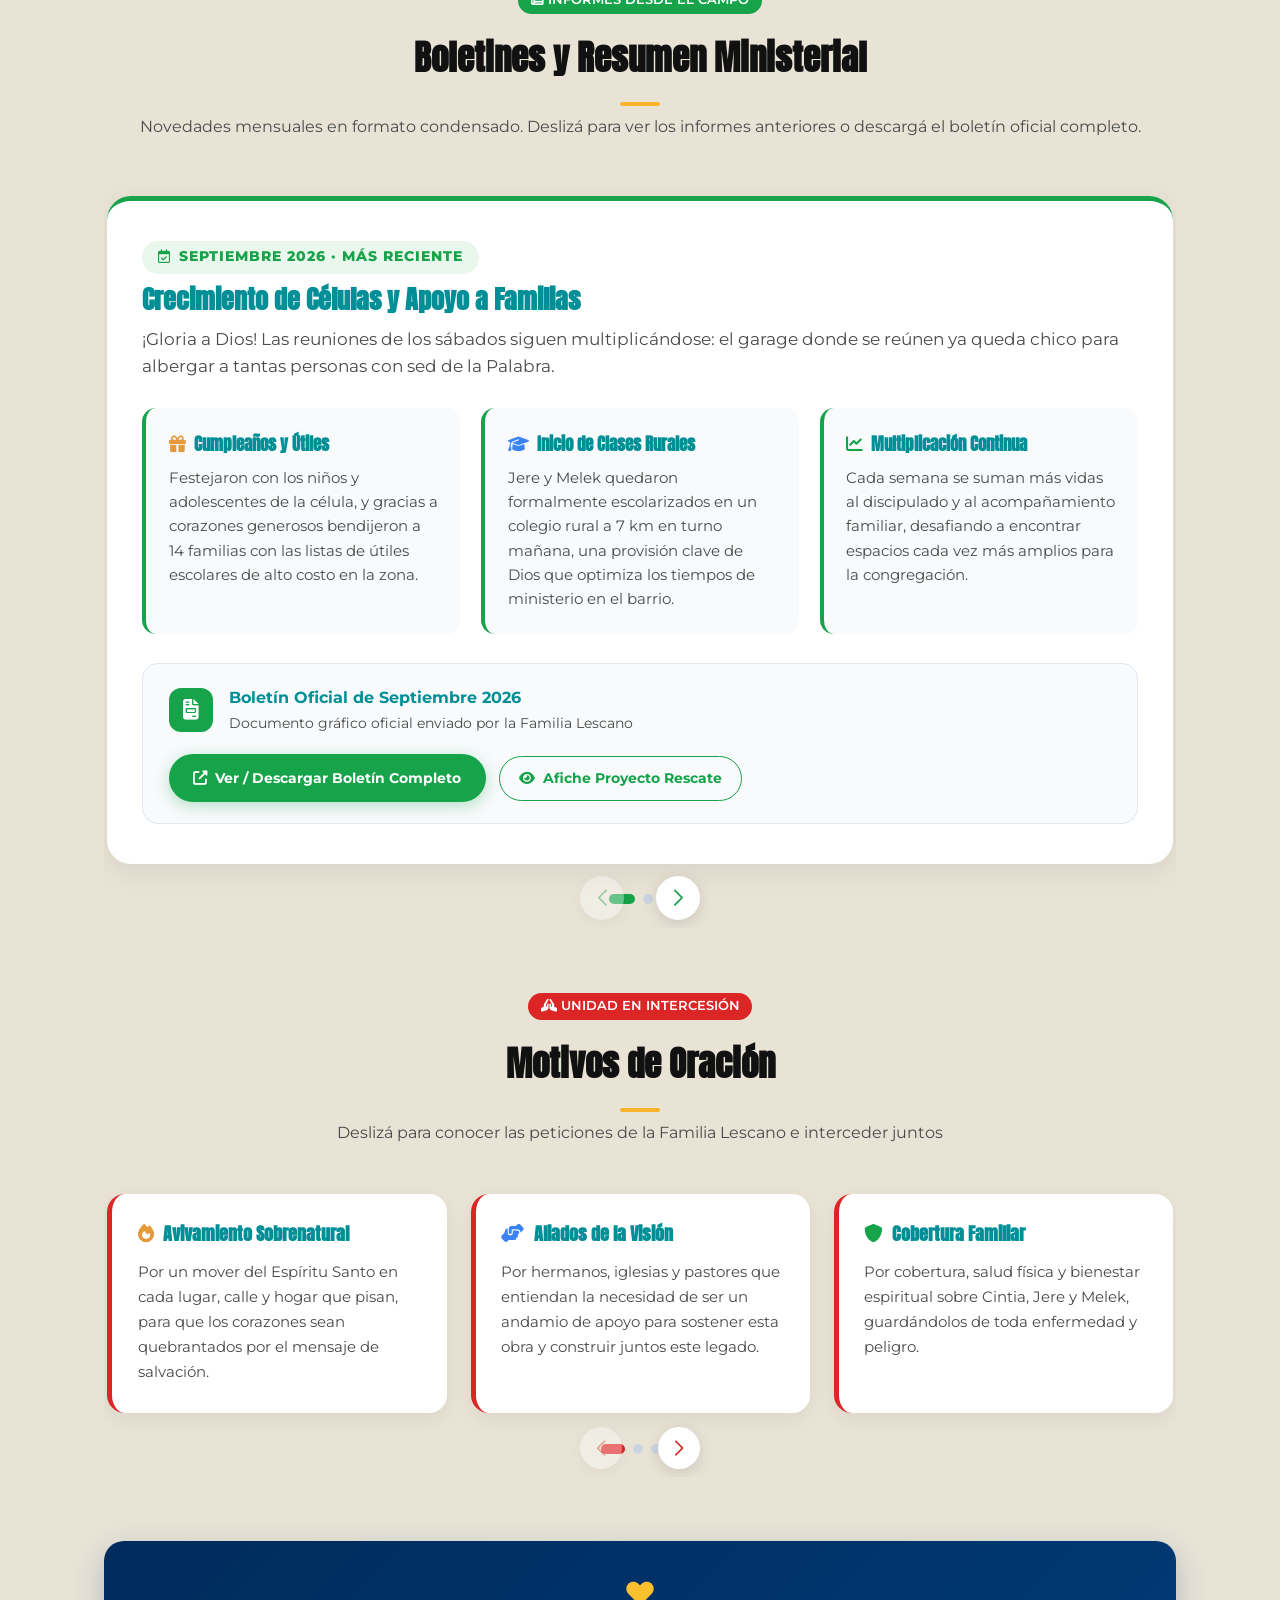
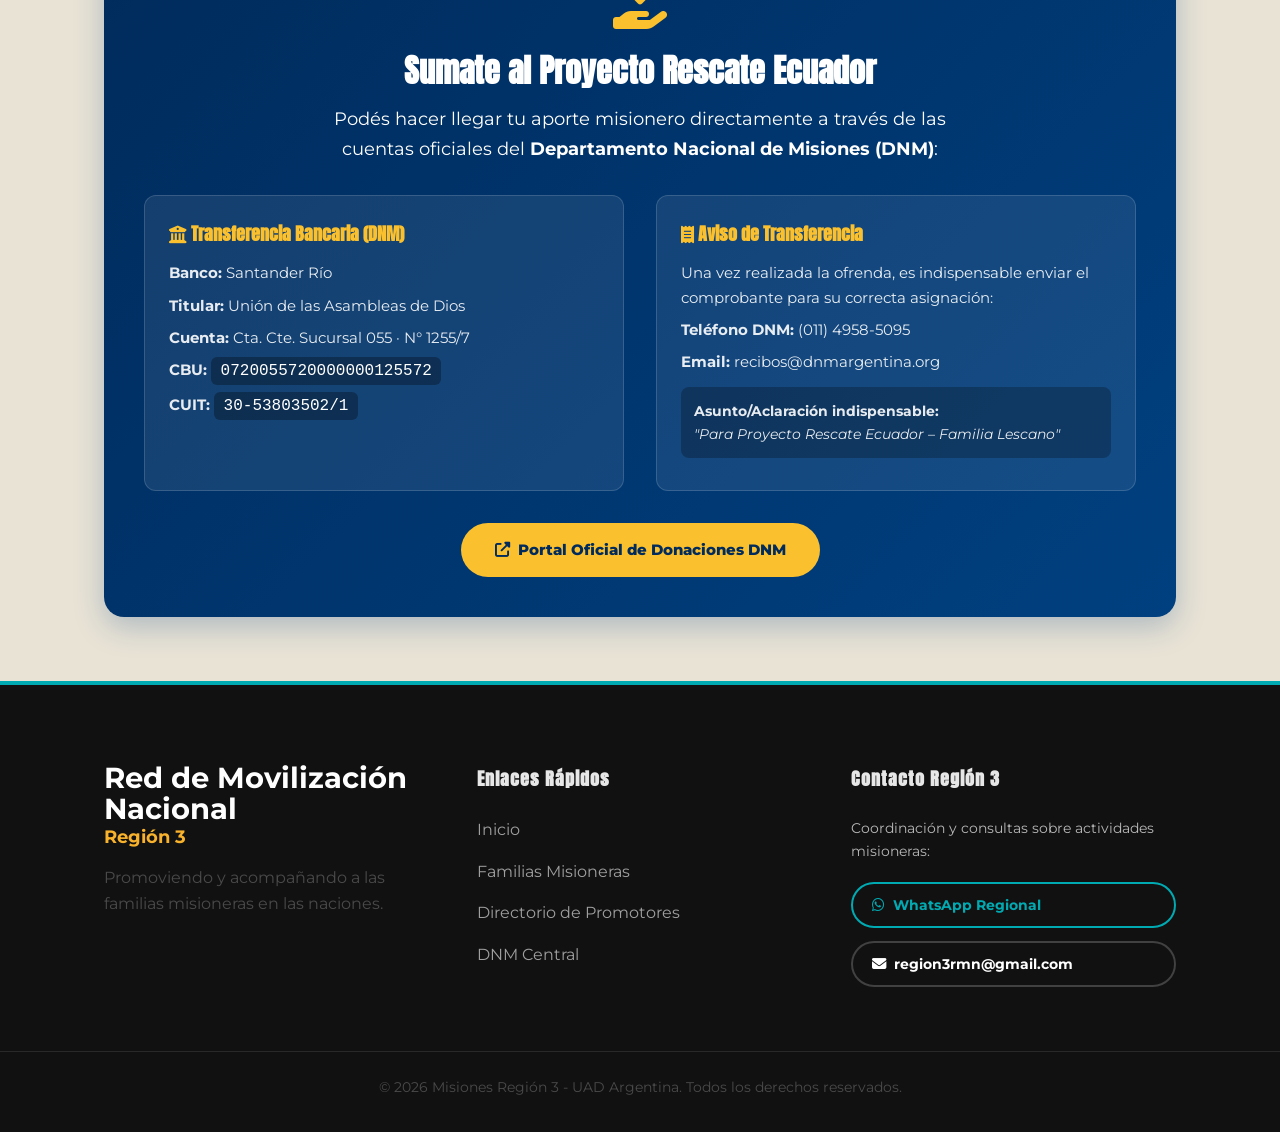
<file: lescano-detalle.html>
<!DOCTYPE html>
<html lang="es">
<head>
    <meta charset="utf-8"/>
    <meta content="width=device-width, initial-scale=1.0, viewport-fit=cover" name="viewport"/>
    <title>Familia Lescano | Misiones Región 3</title>
    <meta name="description" content="Conocé los reportes, testimonios y labor misionera de la Familia Lescano en Ecuador a través del Proyecto Rescate."/>
    <link href="estilos.css?v=20261024c" rel="stylesheet"/>
    <link href="https://fonts.googleapis.com/css2?family=Anton&amp;family=Montserrat:wght@300;400;600;700;800&amp;display=swap" rel="stylesheet"/>
    <link href="https://cdnjs.cloudflare.com/ajax/libs/font-awesome/6.4.0/css/all.min.css" rel="stylesheet"/>
    <link href="manifest.json" rel="manifest"/>
    <meta content="#004080" name="theme-color"/>
    <meta content="yes" name="apple-mobile-web-app-capable"/>
    <meta content="black-translucent" name="apple-mobile-web-app-status-bar-style"/>
    <link href="https://cdn.jsdelivr.net/npm/swiper@11/swiper-bundle.min.css" rel="stylesheet"/>
    <style>
        /* --- Barra de navegación superior (efecto franja al scrollear) --- */
        .navbar {
            transition: background-color 0.3s ease, padding 0.3s ease, box-shadow 0.3s ease;
        }
        .navbar.scrolled {
            background-color: rgba(255, 255, 255, 0.98) !important;
            backdrop-filter: blur(12px) !important;
            -webkit-backdrop-filter: blur(12px) !important;
            box-shadow: 0 4px 20px rgba(0, 0, 0, 0.1) !important;
            border-bottom: 1px solid rgba(0, 0, 0, 0.08);
            padding: 0.9rem 5% !important;
        }
        .navbar.scrolled .logo {
            color: #0f172a !important;
        }
        .navbar.scrolled .logo span {
            color: var(--primary-color) !important;
        }
        .navbar.scrolled .nav-item {
            color: #1e293b !important;
            font-weight: 700;
        }
        .navbar.scrolled .nav-item:hover,
        .navbar.scrolled .nav-item.active {
            color: var(--primary-color) !important;
        }
        .navbar.scrolled .mobile-toggle {
            color: #0f172a !important;
        }

        /* --- Estilos específicos para Familia Lescano --- */
        .perfil-hero {
            min-height: 65vh;
            display: flex;
            align-items: flex-end;
            justify-content: center;
            position: relative;
            padding-top: 80px;
            padding-bottom: 3.5rem;
            background: url('assets/images/flia_lescano_familia_seleccion.jpg') center 20%/cover no-repeat;
        }
        .perfil-hero-overlay {
            position: absolute;
            inset: 0;
            background: radial-gradient(circle at top right, rgba(230, 153, 58, 0.25), transparent 60%),
                        linear-gradient(to top, rgba(0,20,60,0.92) 0%, rgba(0,20,60,0.6) 100%);
            z-index: 1;
        }
        .perfil-hero-content {
            position: relative;
            z-index: 2;
            text-align: center;
            color: #ffffff !important;
            width: 100%;
            max-width: 850px;
            padding: 0 1.5rem;
        }
        .perfil-hero-badge {
            display: inline-flex;
            align-items: center;
            gap: 0.5rem;
            background: rgba(255,255,255,0.18);
            backdrop-filter: blur(8px);
            border: 1px solid rgba(255,255,255,0.35);
            color: #ffffff !important;
            padding: 0.4rem 1.3rem;
            border-radius: 50px;
            font-size: 0.8rem;
            font-weight: 700;
            letter-spacing: 2px;
            text-transform: uppercase;
            margin-bottom: 1.2rem;
            box-shadow: 0 2px 10px rgba(0,0,0,0.3);
        }
        .perfil-hero-title {
            color: #ffffff !important;
            font-size: clamp(2.5rem, 6vw, 4rem);
            font-weight: 800;
            margin: 0 0 0.5rem;
            line-height: 1.1;
            text-shadow: 0 2px 20px rgba(0,0,0,0.9);
        }
        .perfil-hero-sub {
            color: #ffffff !important;
            font-size: 1.15rem;
            font-weight: 400;
            opacity: 0.95;
            margin-bottom: 2rem;
            line-height: 1.6;
            text-shadow: 0 2px 12px rgba(0,0,0,0.8);
        }
        .perfil-hero-actions {
            display: flex;
            gap: 1rem;
            justify-content: center;
            flex-wrap: wrap;
        }

        /* --- Info cards --- */
        .perfil-info-grid {
            display: grid;
            grid-template-columns: repeat(auto-fit, minmax(240px, 1fr));
            gap: 1.5rem;
            margin-bottom: 3.5rem;
        }
        .perfil-info-card {
            background: white;
            border-radius: 16px;
            padding: 1.8rem 1.5rem;
            box-shadow: 0 4px 20px rgba(0,0,0,0.06);
            display: flex;
            flex-direction: column;
            align-items: flex-start;
            gap: 0.7rem;
            border-top: 4px solid var(--primary-color);
            transition: transform 0.3s ease, box-shadow 0.3s ease;
        }
        .perfil-info-card:hover {
            transform: translateY(-4px);
            box-shadow: 0 10px 30px rgba(0,0,0,0.1);
        }
        .perfil-info-card .card-icon {
            width: 48px;
            height: 48px;
            border-radius: 12px;
            display: flex;
            align-items: center;
            justify-content: center;
            font-size: 1.3rem;
            color: white;
            background: var(--primary-color);
        }
        .perfil-info-card h4 {
            font-size: 0.75rem;
            font-weight: 700;
            text-transform: uppercase;
            letter-spacing: 1.5px;
            color: var(--text-muted);
            margin: 0;
        }
        .perfil-info-card p {
            font-size: 1.05rem;
            font-weight: 600;
            color: var(--primary-dark);
            margin: 0;
            line-height: 1.4;
        }

        /* --- Canal WhatsApp Card Centrado --- */
        .whatsapp-channel-card {
            background: linear-gradient(135deg, #075e54 0%, #128c7e 100%);
            color: white;
            border-radius: 24px;
            padding: 2.5rem 2rem;
            display: flex;
            flex-direction: column;
            align-items: center;
            justify-content: center;
            text-align: center;
            gap: 1.8rem;
            box-shadow: 0 10px 30px rgba(18, 140, 126, 0.25);
            margin: 0 auto 4rem;
            max-width: 820px;
        }
        .whatsapp-channel-text {
            max-width: 640px;
            margin: 0 auto;
            text-align: center;
        }
        .whatsapp-channel-text h3 {
            color: white !important;
            font-size: 1.8rem;
            margin-bottom: 0.7rem;
        }
        .whatsapp-channel-text p {
            color: rgba(255,255,255,0.92);
            font-size: 1.05rem;
            line-height: 1.6;
            margin: 0;
        }
        .whatsapp-channel-qr {
            background: white;
            padding: 1.2rem;
            border-radius: 20px;
            box-shadow: 0 8px 25px rgba(0,0,0,0.18);
            text-align: center;
            display: flex;
            flex-direction: column;
            align-items: center;
            margin: 0 auto;
        }
        .whatsapp-channel-qr img {
            width: 160px;
            height: 160px;
            display: block;
            border-radius: 10px;
            margin: 0 auto;
        }
        .whatsapp-channel-qr span {
            display: block;
            font-size: 0.8rem;
            font-weight: 700;
            color: #075e54;
            margin-top: 0.6rem;
            text-transform: uppercase;
            letter-spacing: 1px;
        }

        /* --- Carrusel Unificado de Informes / Boletines --- */
        .informes-swiper-container {
            position: relative;
            margin-bottom: 4rem;
        }
        .informesSwiper {
            width: 100%;
            padding: 0.5rem 0.2rem 4.5rem;
        }
        .informesSwiper .swiper-wrapper {
            align-items: stretch;
        }
        .informesSwiper .swiper-slide {
            height: auto;
            display: flex;
            box-sizing: border-box;
        }
        .informe-slide-card {
            width: 100%;
            height: 100%;
            background: white;
            border-radius: 24px;
            padding: 2.5rem 2.2rem;
            box-shadow: 0 8px 30px rgba(0,0,0,0.07);
            border-top: 5px solid #16a34a;
            display: flex;
            flex-direction: column;
            justify-content: space-between;
            gap: 1.8rem;
            box-sizing: border-box;
        }
        .informe-slide-card.slide-agosto {
            border-top-color: #e6993a;
        }
        .informe-slide-card.slide-julio {
            border-top-color: #0284c7;
        }
        .informe-slide-header {
            display: flex;
            flex-direction: column;
            align-items: flex-start;
            gap: 0.6rem;
        }
        .informe-badge-date {
            display: inline-flex;
            align-items: center;
            gap: 0.5rem;
            background: #eaf7ec;
            color: #16a34a;
            font-weight: 800;
            font-size: 0.85rem;
            padding: 0.35rem 1rem;
            border-radius: 20px;
            text-transform: uppercase;
            letter-spacing: 1px;
        }
        .slide-agosto .informe-badge-date {
            background: #fff5e6;
            color: #e6993a;
        }
        .slide-julio .informe-badge-date {
            background: #e0f2fe;
            color: #0284c7;
        }
        .informe-slide-header h3 {
            color: var(--primary-dark);
            font-size: 1.65rem;
            margin: 0;
            line-height: 1.25;
        }
        .informe-slide-header p {
            color: var(--text-muted);
            font-size: 1.05rem;
            line-height: 1.6;
            margin: 0;
        }

        .informe-destacados-grid {
            display: grid;
            grid-template-columns: repeat(auto-fit, minmax(260px, 1fr));
            gap: 1.3rem;
            flex: 1 1 auto;
        }
        .informe-destacado-item {
            background: #f8fafc;
            border-radius: 14px;
            padding: 1.4rem;
            border-left: 4px solid #16a34a;
            display: flex;
            flex-direction: column;
            gap: 0.5rem;
        }
        .slide-agosto .informe-destacado-item {
            border-left-color: #e6993a;
        }
        .slide-julio .informe-destacado-item {
            border-left-color: #0284c7;
        }
        .informe-destacado-item h4 {
            font-size: 1.05rem;
            color: var(--primary-dark);
            margin: 0;
            display: flex;
            align-items: center;
            gap: 0.5rem;
        }
        .informe-destacado-item p {
            font-size: 0.95rem;
            color: var(--text-muted);
            line-height: 1.6;
            margin: 0;
        }

        /* Barra de Descarga / Vista del Boletín Oficial en cada slide */
        .informe-action-bar {
            background: #f8fafc;
            border-radius: 16px;
            padding: 1.3rem 1.6rem;
            display: flex;
            align-items: center;
            justify-content: space-between;
            flex-wrap: wrap;
            gap: 1.2rem;
            border: 1px solid #e2e8f0;
            margin-top: auto;
        }
        .informe-action-info {
            display: flex;
            align-items: center;
            gap: 1rem;
        }
        .informe-action-info .action-icon {
            width: 44px;
            height: 44px;
            border-radius: 12px;
            display: flex;
            align-items: center;
            justify-content: center;
            font-size: 1.3rem;
            color: white;
            background: #16a34a;
            flex-shrink: 0;
        }
        .slide-agosto .informe-action-info .action-icon {
            background: #e6993a;
        }
        .slide-julio .informe-action-info .action-icon {
            background: #0284c7;
        }
        .informe-action-info h5 {
            font-size: 1rem;
            color: var(--primary-dark);
            margin: 0 0 0.2rem;
            font-weight: 700;
        }
        .informe-action-info p {
            font-size: 0.85rem;
            color: var(--text-muted);
            margin: 0;
        }
        .informe-action-btns {
            display: flex;
            gap: 0.8rem;
            flex-wrap: wrap;
            align-items: center;
        }

        /* Swiper Controls Custom */
        .informesSwiper .swiper-button-prev,
        .informesSwiper .swiper-button-next {
            color: #16a34a;
            background: white;
            width: 44px;
            height: 44px;
            border-radius: 50%;
            box-shadow: 0 4px 15px rgba(0,0,0,0.12);
            transition: transform 0.2s ease, background 0.2s ease;
            top: auto;
            bottom: 0.5rem;
        }
        .informesSwiper .swiper-button-prev {
            left: calc(50% - 60px);
        }
        .informesSwiper .swiper-button-next {
            right: calc(50% - 60px);
        }
        .informesSwiper .swiper-button-prev:hover,
        .informesSwiper .swiper-button-next:hover {
            transform: scale(1.08);
            background: #f1f5f9;
        }
        .informesSwiper .swiper-button-prev::after,
        .informesSwiper .swiper-button-next::after {
            font-size: 1rem;
            font-weight: 800;
        }
        .informesSwiper .swiper-pagination {
            bottom: 1rem !important;
        }
        .informesSwiper .swiper-pagination-bullet {
            width: 10px;
            height: 10px;
            background: #cbd5e1;
            opacity: 1;
            transition: all 0.3s ease;
        }
        .informesSwiper .swiper-pagination-bullet-active {
            background: #16a34a !important;
            width: 26px;
            border-radius: 6px;
        }

        /* --- Carrusel de Motivos de Oración --- */
        .oracionSwiper {
            width: 100%;
            padding: 0.5rem 0.2rem 4rem;
        }
        .oracionSwiper .swiper-wrapper {
            align-items: stretch;
        }
        .oracionSwiper .swiper-slide {
            height: auto;
            display: flex;
            box-sizing: border-box;
        }
        .oracion-card-item {
            width: 100%;
            background: white;
            border-radius: 18px;
            padding: 1.8rem 1.6rem;
            box-shadow: 0 6px 20px rgba(0,0,0,0.06);
            border-left: 5px solid #dc2626;
            display: flex;
            flex-direction: column;
            gap: 0.8rem;
            box-sizing: border-box;
            transition: transform 0.3s ease, box-shadow 0.3s ease;
        }
        .oracion-card-item:hover {
            transform: translateY(-4px);
            box-shadow: 0 10px 25px rgba(0,0,0,0.1);
        }
        .oracion-card-item h4 {
            color: var(--primary-dark);
            font-size: 1.15rem;
            margin: 0;
            display: flex;
            align-items: center;
            gap: 0.6rem;
            line-height: 1.3;
        }
        .oracion-card-item p {
            color: var(--text-muted);
            font-size: 0.95rem;
            line-height: 1.65;
            margin: 0;
        }
        .oracionSwiper .swiper-button-prev,
        .oracionSwiper .swiper-button-next {
            color: #dc2626;
            background: white;
            width: 42px;
            height: 42px;
            border-radius: 50%;
            box-shadow: 0 4px 15px rgba(0,0,0,0.12);
            transition: transform 0.2s ease, background 0.2s ease;
            top: auto;
            bottom: 0.5rem;
        }
        .oracionSwiper .swiper-button-prev {
            left: calc(50% - 60px);
        }
        .oracionSwiper .swiper-button-next {
            right: calc(50% - 60px);
        }
        .oracionSwiper .swiper-button-prev:hover,
        .oracionSwiper .swiper-button-next:hover {
            transform: scale(1.08);
            background: #f1f5f9;
        }
        .oracionSwiper .swiper-button-prev::after,
        .oracionSwiper .swiper-button-next::after {
            font-size: 0.95rem;
            font-weight: 800;
        }
        .oracionSwiper .swiper-pagination {
            bottom: 1rem !important;
        }
        .oracionSwiper .swiper-pagination-bullet {
            width: 10px;
            height: 10px;
            background: #cbd5e1;
            opacity: 1;
            transition: all 0.3s ease;
        }
        .oracionSwiper .swiper-pagination-bullet-active {
            background: #dc2626 !important;
            width: 24px;
            border-radius: 6px;
        }

        /* --- Donaciones Box --- */
        .donacion-box {
            background: linear-gradient(135deg, #002b5c 0%, #004080 100%);
            color: white;
            border-radius: 20px;
            padding: 2.5rem;
            box-shadow: 0 10px 30px rgba(0,64,128,0.25);
            margin-top: 3rem;
        }
        .donacion-grid {
            display: grid;
            grid-template-columns: repeat(auto-fit, minmax(280px, 1fr));
            gap: 2rem;
            margin-top: 1.5rem;
        }
        .donacion-item {
            background: rgba(255,255,255,0.08);
            border: 1px solid rgba(255,255,255,0.15);
            border-radius: 12px;
            padding: 1.5rem;
        }
        .donacion-item h4 {
            color: #fbc02d !important;
            font-size: 1.1rem;
            margin-bottom: 0.8rem;
        }
        .donacion-item p {
            font-size: 0.95rem;
            line-height: 1.6;
            margin: 0 0 0.5rem;
            color: rgba(255,255,255,0.9);
        }
        .donacion-item code {
            background: rgba(0,0,0,0.3);
            padding: 0.3rem 0.6rem;
            border-radius: 6px;
            font-family: monospace;
            color: #fff;
            font-size: 1rem;
        }
    </style>
</head>
<body class="page-interna">
<!-- Navbar -->
<header class="navbar" id="navbar">
    <a class="logo" href="index.html">Red de Movilización Nacional<br/><span>Región 3</span></a>
    <nav class="nav-links" id="nav-links">
        <a class="nav-item" href="index.html#inicio">Inicio</a>
        <a class="nav-item" href="index.html#misioneros">Familias Misioneras</a>
        <a class="nav-item" href="#boletines">Boletines</a>
        <a class="nav-item" href="#oracion">Oración</a>
        <a class="nav-item" href="#donaciones">Ofrendar</a>
    </nav>
    <button aria-label="Menú" class="mobile-toggle">
        <i class="fas fa-bars"></i>
    </button>
</header>

<!-- Hero Header -->
<section class="perfil-hero">
    <div class="perfil-hero-overlay"></div>
    <div class="perfil-hero-content reveal">
        <div class="perfil-hero-badge">
            <i class="fas fa-globe-americas"></i> Misioneros en América · Ecuador · DNM Argentina
        </div>
        <h1 class="perfil-hero-title">Familia Lescano</h1>
        <p class="perfil-hero-sub">Proyecto Rescate · Llevando el amor de Cristo a personas con problemas de adicciones, discipulando y transformando familias.</p>
        <div class="perfil-hero-actions">
            <a class="btn-unified" href="#boletines" style="background: #16a34a; color: white; border: none; padding: 0.8rem 1.8rem; border-radius: 30px; font-weight: bold; text-decoration: none; display: inline-flex; align-items: center; gap: 0.5rem; box-shadow: 0 5px 15px rgba(0,0,0,0.3);">
                <i class="fas fa-images"></i> Ver Boletines
            </a>
            <a class="btn-unified" href="#oracion" style="background: rgba(255,255,255,0.2); backdrop-filter: blur(8px); border: 1px solid white; color: white; padding: 0.8rem 1.8rem; border-radius: 30px; font-weight: bold; text-decoration: none; display: inline-flex; align-items: center; gap: 0.5rem;">
                <i class="fas fa-hands-praying"></i> Motivos de Oración
            </a>
            <a class="btn-unified" href="#donaciones" style="background: #e6993a; color: white; border: none; padding: 0.8rem 1.8rem; border-radius: 30px; font-weight: bold; text-decoration: none; display: inline-flex; align-items: center; gap: 0.5rem; box-shadow: 0 5px 15px rgba(0,0,0,0.3);">
                <i class="fas fa-hand-holding-heart"></i> Ofrendar
            </a>
        </div>
    </div>
</section>

<!-- Contenido Principal -->
<main class="section bg-light" style="padding: 4rem 0;">
    <div class="container">
        <!-- Info rápida -->
        <div class="perfil-info-grid reveal">
            <div class="perfil-info-card">
                <div class="card-icon" style="background: #16a34a;"><i class="fas fa-map-marked-alt"></i></div>
                <h4>Campo de Servicio</h4>
                <p>Ecuador (Quito y sectores rurales)</p>
            </div>
            <div class="perfil-info-card" style="border-color: #e6993a;">
                <div class="card-icon" style="background: #e6993a;"><i class="fas fa-heart-pulse"></i></div>
                <h4>Enfoque Ministerial</h4>
                <p>Proyecto Rescate: Adicciones y Restauración</p>
            </div>
            <div class="perfil-info-card" style="border-color: #3b82f6;">
                <div class="card-icon" style="background: #3b82f6;"><i class="fas fa-child-reaching"></i></div>
                <h4>Alcance Semanal</h4>
                <p>Hora Feliz (+30 niños) y Célula Familiar</p>
            </div>
            <div class="perfil-info-card" style="border-color: #8b5cf6;">
                <div class="card-icon" style="background: #8b5cf6;"><i class="fas fa-users"></i></div>
                <h4>Familia Misionera</h4>
                <p>Sebastián, Cintia, Jere y Melek</p>
            </div>
        </div>

        <!-- Banner WhatsApp Canal -->
        <div class="whatsapp-channel-card reveal">
            <div class="whatsapp-channel-text">
                <div style="display: inline-flex; align-items: center; gap: 0.5rem; background: rgba(255,255,255,0.15); padding: 0.3rem 0.9rem; border-radius: 20px; font-size: 0.8rem; font-weight: 700; margin-bottom: 0.8rem;">
                    <i class="fab fa-whatsapp"></i> COMUNIDAD EN VIVO
                </div>
                <h3>Seguí las noticias en el Canal de WhatsApp</h3>
                <p>La Familia Lescano comparte actualizaciones semanales, fotos y testimonios de la obra en Ecuador. Escaneá el código con tu celular o sumate directamente desde el enlace:</p>
                <div style="margin-top: 1.3rem;">
                    <a href="https://whatsapp.com/channel/0029Vb6PJ5WF6smsNIkKOD0Q" target="_blank" rel="noopener noreferrer" class="btn-unified" style="background: white; color: #075e54; font-weight: 800; padding: 0.85rem 2rem; border-radius: 30px; text-decoration: none; display: inline-flex; align-items: center; gap: 0.6rem; box-shadow: 0 4px 18px rgba(0,0,0,0.15); font-size: 1rem;">
                        <i class="fab fa-whatsapp" style="font-size: 1.35rem; color: #25d366;"></i> Unirse al Canal en WhatsApp
                    </a>
                </div>
            </div>
            <a href="https://whatsapp.com/channel/0029Vb6PJ5WF6smsNIkKOD0Q" target="_blank" rel="noopener noreferrer" class="whatsapp-channel-qr" style="text-decoration: none; color: inherit; cursor: pointer;" title="Hacé clic o escaneá para unirte al canal">
                <img src="assets/images/flia_lescano_qr.png" alt="Código QR Canal WhatsApp Familia Lescano"/>
                <span>Escanear o Tocar Aquí</span>
            </a>
        </div>

        <!-- Sección Unificada: Boletines e Informes desde el Campo -->
        <section id="boletines" class="detalle-bloque reveal informes-swiper-container">
            <span id="reportes" style="position: absolute; top: -80px;"></span>
            <div class="section-header text-center" style="margin-bottom: 2.5rem;">
                <span class="tag" style="background: #16a34a; color: white; margin-bottom: 1rem;">
                    <i class="fas fa-newspaper"></i> INFORMES DESDE EL CAMPO
                </span>
                <h2>Boletines y Resumen Ministerial</h2>
                <p>Novedades mensuales en formato condensado. Deslizá para ver los informes anteriores o descargá el boletín oficial completo.</p>
            </div>

            <!-- Swiper de Informes Mensuales -->
            <div class="swiper informesSwiper">
                <div class="swiper-wrapper">
                    <!-- Slide 1: Septiembre 2026 (Más reciente) -->
                    <div class="swiper-slide">
                        <div class="informe-slide-card">
                            <div class="informe-slide-header">
                                <span class="informe-badge-date">
                                    <i class="far fa-calendar-check"></i> Septiembre 2026 · Más Reciente
                                </span>
                                <h3>Crecimiento de Células y Apoyo a Familias</h3>
                                <p>¡Gloria a Dios! Las reuniones de los sábados siguen multiplicándose: el garage donde se reúnen ya queda chico para albergar a tantas personas con sed de la Palabra.</p>
                            </div>

                            <div class="informe-destacados-grid">
                                <div class="informe-destacado-item">
                                    <h4><i class="fas fa-gift" style="color: #e6993a;"></i> Cumpleaños y Útiles</h4>
                                    <p>Festejaron con los niños y adolescentes de la célula, y gracias a corazones generosos bendijeron a 14 familias con las listas de útiles escolares de alto costo en la zona.</p>
                                </div>
                                <div class="informe-destacado-item">
                                    <h4><i class="fas fa-graduation-cap" style="color: #3b82f6;"></i> Inicio de Clases Rurales</h4>
                                    <p>Jere y Melek quedaron formalmente escolarizados en un colegio rural a 7 km en turno mañana, una provisión clave de Dios que optimiza los tiempos de ministerio en el barrio.</p>
                                </div>
                                <div class="informe-destacado-item">
                                    <h4><i class="fas fa-chart-line" style="color: #16a34a;"></i> Multiplicación Continua</h4>
                                    <p>Cada semana se suman más vidas al discipulado y al acompañamiento familiar, desafiando a encontrar espacios cada vez más amplios para la congregación.</p>
                                </div>
                            </div>

                            <!-- Barra de Descarga / Vista del Boletín Oficial de Septiembre -->
                            <div class="informe-action-bar">
                                <div class="informe-action-info">
                                    <div class="action-icon"><i class="fas fa-file-invoice"></i></div>
                                    <div>
                                        <h5>Boletín Oficial de Septiembre 2026</h5>
                                        <p>Documento gráfico oficial enviado por la Familia Lescano</p>
                                    </div>
                                </div>
                                <div class="informe-action-btns">
                                    <a href="assets/images/flia_lescano_2.jpeg" target="_blank" class="btn-unified" style="background: #16a34a; color: white; padding: 0.65rem 1.4rem; border-radius: 30px; font-weight: 700; font-size: 0.9rem; text-decoration: none; display: inline-flex; align-items: center; gap: 0.5rem; box-shadow: 0 4px 15px rgba(22,163,74,0.3);">
                                        <i class="fas fa-external-link-alt"></i> Ver / Descargar Boletín Completo
                                    </a>
                                    <a href="assets/images/flia_lescano_1.jpeg" target="_blank" class="btn-unified btn-unified-outline" style="border: 1px solid #16a34a; color: #16a34a; padding: 0.65rem 1.2rem; border-radius: 30px; font-weight: 700; font-size: 0.88rem; text-decoration: none; display: inline-flex; align-items: center; gap: 0.5rem;">
                                        <i class="fas fa-eye"></i> Afiche Proyecto Rescate
                                    </a>
                                </div>
                            </div>
                        </div>
                    </div>

                    <!-- Slide 2: Agosto 2026 -->
                    <div class="swiper-slide">
                        <div class="informe-slide-card slide-agosto">
                            <div class="informe-slide-header">
                                <span class="informe-badge-date">
                                    <i class="far fa-calendar-check"></i> Agosto 2026
                                </span>
                                <h3>Puertas Abiertas y Proyecto Rescate</h3>
                                <p>Un mes de avance sobrenatural y puertas abiertas para servir a Dios y hacer Su voluntad en la nación ecuatoriana.</p>
                            </div>

                            <div class="informe-destacados-grid">
                                <div class="informe-destacado-item">
                                    <h4><i class="fas fa-shield-heart" style="color: #e6993a;"></i> Proyecto Rescate</h4>
                                    <p>Ministración diaria a un grupo de entre 15 y 20 hombres con problemas de adicciones y alcoholismo, rescatando vidas y restaurando sus vínculos familiares.</p>
                                </div>
                                <div class="informe-destacado-item">
                                    <h4><i class="fas fa-face-smile" style="color: #10b981;"></i> Hora Feliz Barrial</h4>
                                    <p>Dios abrió las puertas de un hogar donde cada sábado se reúnen más de 30 niños y 15 mamás para escuchar la Palabra y recibir acompañamiento pastoral.</p>
                                </div>
                                <div class="informe-destacado-item">
                                    <h4><i class="fas fa-hands-holding-child" style="color: #8b5cf6;"></i> Testimonio Integral</h4>
                                    <p>Apertura comunitaria tras la oración por Camila; Melek comparte a Jesús mediante la danza en Calderón; y Jere evangeliza en las inferiores de Deportivo Quito.</p>
                                </div>
                            </div>

                            <!-- Barra de Descarga / Vista del Boletín Oficial de Agosto -->
                            <div class="informe-action-bar">
                                <div class="informe-action-info">
                                    <div class="action-icon"><i class="fas fa-file-invoice"></i></div>
                                    <div>
                                        <h5>Boletín Oficial de Agosto 2026</h5>
                                        <p>Informe en 2 partes: Puertas que se abren, testimonios y peticiones</p>
                                    </div>
                                </div>
                                <div class="informe-action-btns">
                                    <a href="assets/images/flia_lescano_proyecto_rescate_1.jpeg" target="_blank" class="btn-unified" style="background: #e6993a; color: white; padding: 0.65rem 1.3rem; border-radius: 30px; font-weight: 700; font-size: 0.9rem; text-decoration: none; display: inline-flex; align-items: center; gap: 0.5rem; box-shadow: 0 4px 15px rgba(230,153,58,0.3);">
                                        <i class="fas fa-external-link-alt"></i> Ver Boletín Parte 1
                                    </a>
                                    <a href="assets/images/flia_lescano_proyecto_rescate_2.jpeg" target="_blank" class="btn-unified btn-unified-outline" style="border: 1px solid #e6993a; color: #e6993a; padding: 0.65rem 1.3rem; border-radius: 30px; font-weight: 700; font-size: 0.9rem; text-decoration: none; display: inline-flex; align-items: center; gap: 0.5rem;">
                                        <i class="fas fa-external-link-alt"></i> Ver Boletín Parte 2
                                    </a>
                                </div>
                            </div>
                        </div>
                    </div>

                    <!-- Slide 3: Julio 2026 -->
                    <div class="swiper-slide">
                        <div class="informe-slide-card slide-julio">
                            <div class="informe-slide-header">
                                <span class="informe-badge-date">
                                    <i class="far fa-calendar-check"></i> Julio 2026
                                </span>
                                <h3>Llegada a Ecuador, Pasión por las Almas y Primeras Puertas</h3>
                                <p>Los primeros pasos de la Familia Lescano en el campo misionero: inserción barrial, atención a personas en situación de calle y el inicio de la obra.</p>
                            </div>

                            <div class="informe-destacados-grid">
                                <div class="informe-destacado-item">
                                    <h4><i class="fas fa-futbol" style="color: #0284c7;"></i> Conexión Vecinal</h4>
                                    <p>El fútbol y el aliento a la Selección Argentina abrió las puertas con los vecinos del barrio, generando cercanía para compartirles las Buenas Nuevas.</p>
                                </div>
                                <div class="informe-destacado-item">
                                    <h4><i class="fas fa-mug-hot" style="color: #0284c7;"></i> Desayunos y Rescate</h4>
                                    <p>Asistencia matutina con desayunos y oración a 12-16 personas que amanecían consumiendo en la calle, clamando muchos de ellos por libertad en Cristo.</p>
                                </div>
                                <div class="informe-destacado-item">
                                    <h4><i class="fas fa-door-open" style="color: #0284c7;"></i> Inserción Comunitaria</h4>
                                    <p>Fichaje de Jere en Deportivo Quito, clases de danza de Melek en Sociedad de Fomento de Calderón y apertura para reuniones en Coral Shopping.</p>
                                </div>
                            </div>

                            <!-- Barra de Descarga / Vista del Boletín Oficial de Julio -->
                            <div class="informe-action-bar">
                                <div class="informe-action-info">
                                    <div class="action-icon"><i class="fas fa-file-pdf"></i></div>
                                    <div>
                                        <h5>Boletín Oficial de Julio 2026 (PDF Original)</h5>
                                        <p>Informe fundacional de 3 páginas de la llegada a Ecuador</p>
                                    </div>
                                </div>
                                <div class="informe-action-btns">
                                    <a href="assets/images/Lescano%20-%20Julio%202026.pdf" target="_blank" class="btn-unified" style="background: #0284c7; color: white; padding: 0.65rem 1.4rem; border-radius: 30px; font-weight: 700; font-size: 0.9rem; text-decoration: none; display: inline-flex; align-items: center; gap: 0.5rem; box-shadow: 0 4px 15px rgba(2,132,199,0.3);">
                                        <i class="fas fa-download"></i> Descargar Informe Completo (PDF)
                                    </a>
                                    <a href="assets/images/flia_lescano_julio_1.jpg" target="_blank" class="btn-unified btn-unified-outline" style="border: 1px solid #0284c7; color: #0284c7; padding: 0.65rem 1.1rem; border-radius: 30px; font-weight: 700; font-size: 0.88rem; text-decoration: none; display: inline-flex; align-items: center; gap: 0.5rem;">
                                        <i class="fas fa-image"></i> Ver Digitalizado
                                    </a>
                                </div>
                            </div>
                        </div>
                    </div>
                </div>

                <!-- Controles Swiper -->
                <div class="swiper-pagination"></div>
                <div class="swiper-button-prev" title="Informe anterior"></div>
                <div class="swiper-button-next" title="Informe siguiente"></div>
            </div>
        </section>

        <!-- Motivos de Oración en Carrusel -->
        <div id="oracion" class="detalle-bloque reveal" style="margin-bottom: 4rem;">
            <div class="section-header text-center" style="margin-bottom: 2rem;">
                <span class="tag" style="background: #dc2626; color: white; margin-bottom: 1rem;">
                    <i class="fas fa-hands-praying"></i> UNIDAD EN INTERCESIÓN
                </span>
                <h2>Motivos de Oración</h2>
                <p>Deslizá para conocer las peticiones de la Familia Lescano e interceder juntos</p>
            </div>

            <div class="swiper oracionSwiper">
                <div class="swiper-wrapper">
                    <div class="swiper-slide">
                        <div class="oracion-card-item">
                            <h4><i class="fas fa-fire" style="color: #e6993a;"></i> Avivamiento Sobrenatural</h4>
                            <p>Por un mover del Espíritu Santo en cada lugar, calle y hogar que pisan, para que los corazones sean quebrantados por el mensaje de salvación.</p>
                        </div>
                    </div>
                    <div class="swiper-slide">
                        <div class="oracion-card-item">
                            <h4><i class="fas fa-handshake-angle" style="color: #3b82f6;"></i> Aliados de la Visión</h4>
                            <p>Por hermanos, iglesias y pastores que entiendan la necesidad de ser un andamio de apoyo para sostener esta obra y construir juntos este legado.</p>
                        </div>
                    </div>
                    <div class="swiper-slide">
                        <div class="oracion-card-item">
                            <h4><i class="fas fa-shield" style="color: #16a34a;"></i> Cobertura Familiar</h4>
                            <p>Por cobertura, salud física y bienestar espiritual sobre Cintia, Jere y Melek, guardándolos de toda enfermedad y peligro.</p>
                        </div>
                    </div>
                    <div class="swiper-slide">
                        <div class="oracion-card-item">
                            <h4><i class="fas fa-coins" style="color: #f59e0b;"></i> Multiplicación de Recursos</h4>
                            <p>Por provisión y multiplicación sobrenatural de recursos económicos necesarios para sostener la familia y las demandas del ministerio en Ecuador.</p>
                        </div>
                    </div>
                    <div class="swiper-slide">
                        <div class="oracion-card-item">
                            <h4><i class="fas fa-notes-medical" style="color: #dc2626;"></i> Vidas en Recuperación</h4>
                            <p>Por cada persona y joven batallando contra las adicciones, para que el Señor rompa cadenas, traiga sanidad y restaure los hogares.</p>
                        </div>
                    </div>
                    <div class="swiper-slide">
                        <div class="oracion-card-item">
                            <h4><i class="fas fa-seedling" style="color: #10b981;"></i> Nuevos Creyentes</h4>
                            <p>Por el crecimiento espiritual de las familias contactadas en el vecindario y las mamás y niños que asisten a la Hora Feliz.</p>
                        </div>
                    </div>
                </div>
                <div class="swiper-pagination"></div>
                <div class="swiper-button-prev" title="Anterior"></div>
                <div class="swiper-button-next" title="Siguiente"></div>
            </div>
        </div>

        <!-- Ofrendas y Donaciones -->
        <div id="donaciones" class="donacion-box reveal">
            <div style="text-align: center; margin-bottom: 2rem;">
                <i class="fas fa-hand-holding-heart" style="font-size: 3rem; color: #fbc02d; margin-bottom: 1rem;"></i>
                <h3 style="font-size: 2rem; font-weight: 800; color: white !important; margin-bottom: 0.5rem;">Sumate al Proyecto Rescate Ecuador</h3>
                <p style="font-size: 1.15rem; color: #ffffff !important; max-width: 650px; margin: 0 auto; line-height: 1.6;">
                    Podés hacer llegar tu aporte misionero directamente a través de las cuentas oficiales del <strong>Departamento Nacional de Misiones (DNM)</strong>:
                </p>
            </div>
            <div class="donacion-grid">
                <div class="donacion-item">
                    <h4><i class="fas fa-university"></i> Transferencia Bancaria (DNM)</h4>
                    <p><strong>Banco:</strong> Santander Río</p>
                    <p><strong>Titular:</strong> Unión de las Asambleas de Dios</p>
                    <p><strong>Cuenta:</strong> Cta. Cte. Sucursal 055 · N° 1255/7</p>
                    <p><strong>CBU:</strong> <code>0720055720000000125572</code></p>
                    <p><strong>CUIT:</strong> <code>30-53803502/1</code></p>
                </div>
                <div class="donacion-item">
                    <h4><i class="fas fa-receipt"></i> Aviso de Transferencia</h4>
                    <p>Una vez realizada la ofrenda, es indispensable enviar el comprobante para su correcta asignación:</p>
                    <p><strong>Teléfono DNM:</strong> (011) 4958-5095</p>
                    <p><strong>Email:</strong> recibos@dnmargentina.org</p>
                    <p style="margin-top: 0.8rem; background: rgba(0,0,0,0.25); padding: 0.8rem; border-radius: 8px; font-size: 0.88rem;">
                        <strong>Asunto/Aclaración indispensable:</strong><br/>
                        <em>"Para Proyecto Rescate Ecuador – Familia Lescano"</em>
                    </p>
                </div>
            </div>
            <div style="text-align: center; margin-top: 2rem;">
                <a class="btn-unified" href="https://dnmargentina.org/page/donaciones-ofrendas" style="background: #fbc02d; color: #002b5c; font-weight: 800; padding: 0.8rem 2rem; border-radius: 30px; text-decoration: none; display: inline-flex; align-items: center; gap: 0.5rem;" target="_blank">
                    <i class="fas fa-external-link-alt"></i> Portal Oficial de Donaciones DNM
                </a>
            </div>
        </div>
    </div>
</main>

<!-- Footer -->
<footer class="footer">
    <div class="container footer-grid reveal">
        <div class="footer-info">
            <a class="footer-logo" href="index.html">Red de Movilización Nacional<span>Región 3</span></a>
            <p>Promoviendo y acompañando a las familias misioneras en las naciones.</p>
        </div>
        <div class="footer-links">
            <h4>Enlaces Rápidos</h4>
            <ul>
                <li><a href="index.html#inicio">Inicio</a></li>
                <li><a href="index.html#misioneros">Familias Misioneras</a></li>
                <li><a href="index.html#promotores">Directorio de Promotores</a></li>
                <li><a href="https://dnmargentina.org/page/" target="_blank">DNM Central</a></li>
            </ul>
        </div>
        <div class="footer-contacto">
            <h4>Contacto Región 3</h4>
            <p style="color: rgba(255,255,255,0.7); font-size: 0.9rem; margin-bottom: 1.2rem;">Coordinación y consultas sobre actividades misioneras:</p>
            <div class="footer-contact-buttons" style="display: flex; flex-direction: column; gap: 0.8rem;">
                <a class="btn-unified btn-unified-wa" href="https://wa.me/5492954641455" style="padding: 0.6rem 1.2rem; font-size: 0.9rem; width: 100%; justify-content: flex-start;" target="_blank"><i class="fab fa-whatsapp"></i> WhatsApp Regional</a>
                <a class="btn-unified btn-unified-outline" href="mailto:region3rmn@gmail.com" style="padding: 0.6rem 1.2rem; font-size: 0.9rem; border-color: rgba(255,255,255,0.2); color: white; width: 100%; justify-content: flex-start;"><i class="fas fa-envelope"></i> region3rmn@gmail.com</a>
            </div>
        </div>
    </div>
    <div class="footer-bottom">
        <p>&copy; 2026 Misiones Región 3 - UAD Argentina. Todos los derechos reservados.</p>
    </div>
</footer>

<!-- Scripts -->
<script src="script.js?v=20261024c"></script>
<script src="https://cdn.jsdelivr.net/npm/swiper@11/swiper-bundle.min.js"></script>
<script>
    document.addEventListener('DOMContentLoaded', () => {
        // Inicializar Swiper de Informes Mensuales (mismo tamaño exacto en todos los slides)
        if (document.querySelector('.informesSwiper')) {
            new Swiper('.informesSwiper', {
                slidesPerView: 1,
                spaceBetween: 24,
                autoHeight: false,
                pagination: {
                    el: '.informesSwiper .swiper-pagination',
                    clickable: true
                },
                navigation: {
                    nextEl: '.informesSwiper .swiper-button-next',
                    prevEl: '.informesSwiper .swiper-button-prev'
                }
            });
        }

        // Inicializar Swiper de Motivos de Oración (carrusel dinámico y limpio)
        if (document.querySelector('.oracionSwiper')) {
            new Swiper('.oracionSwiper', {
                slidesPerView: 1,
                spaceBetween: 20,
                pagination: {
                    el: '.oracionSwiper .swiper-pagination',
                    clickable: true
                },
                navigation: {
                    nextEl: '.oracionSwiper .swiper-button-next',
                    prevEl: '.oracionSwiper .swiper-button-prev'
                },
                breakpoints: {
                    640:  { slidesPerView: 2, spaceBetween: 20 },
                    1024: { slidesPerView: 3, spaceBetween: 24 }
                }
            });
        }

        // Asegurar efecto de franja contrastada en la barra de navegación al scrollear
        const navbar = document.getElementById('navbar');
        if (navbar) {
            const updateNavbar = () => {
                navbar.classList.toggle('scrolled', window.scrollY > 25);
            };
            window.addEventListener('scroll', updateNavbar, { passive: true });
            updateNavbar();
        }
    });
</script>
</body>
</html>
</file>
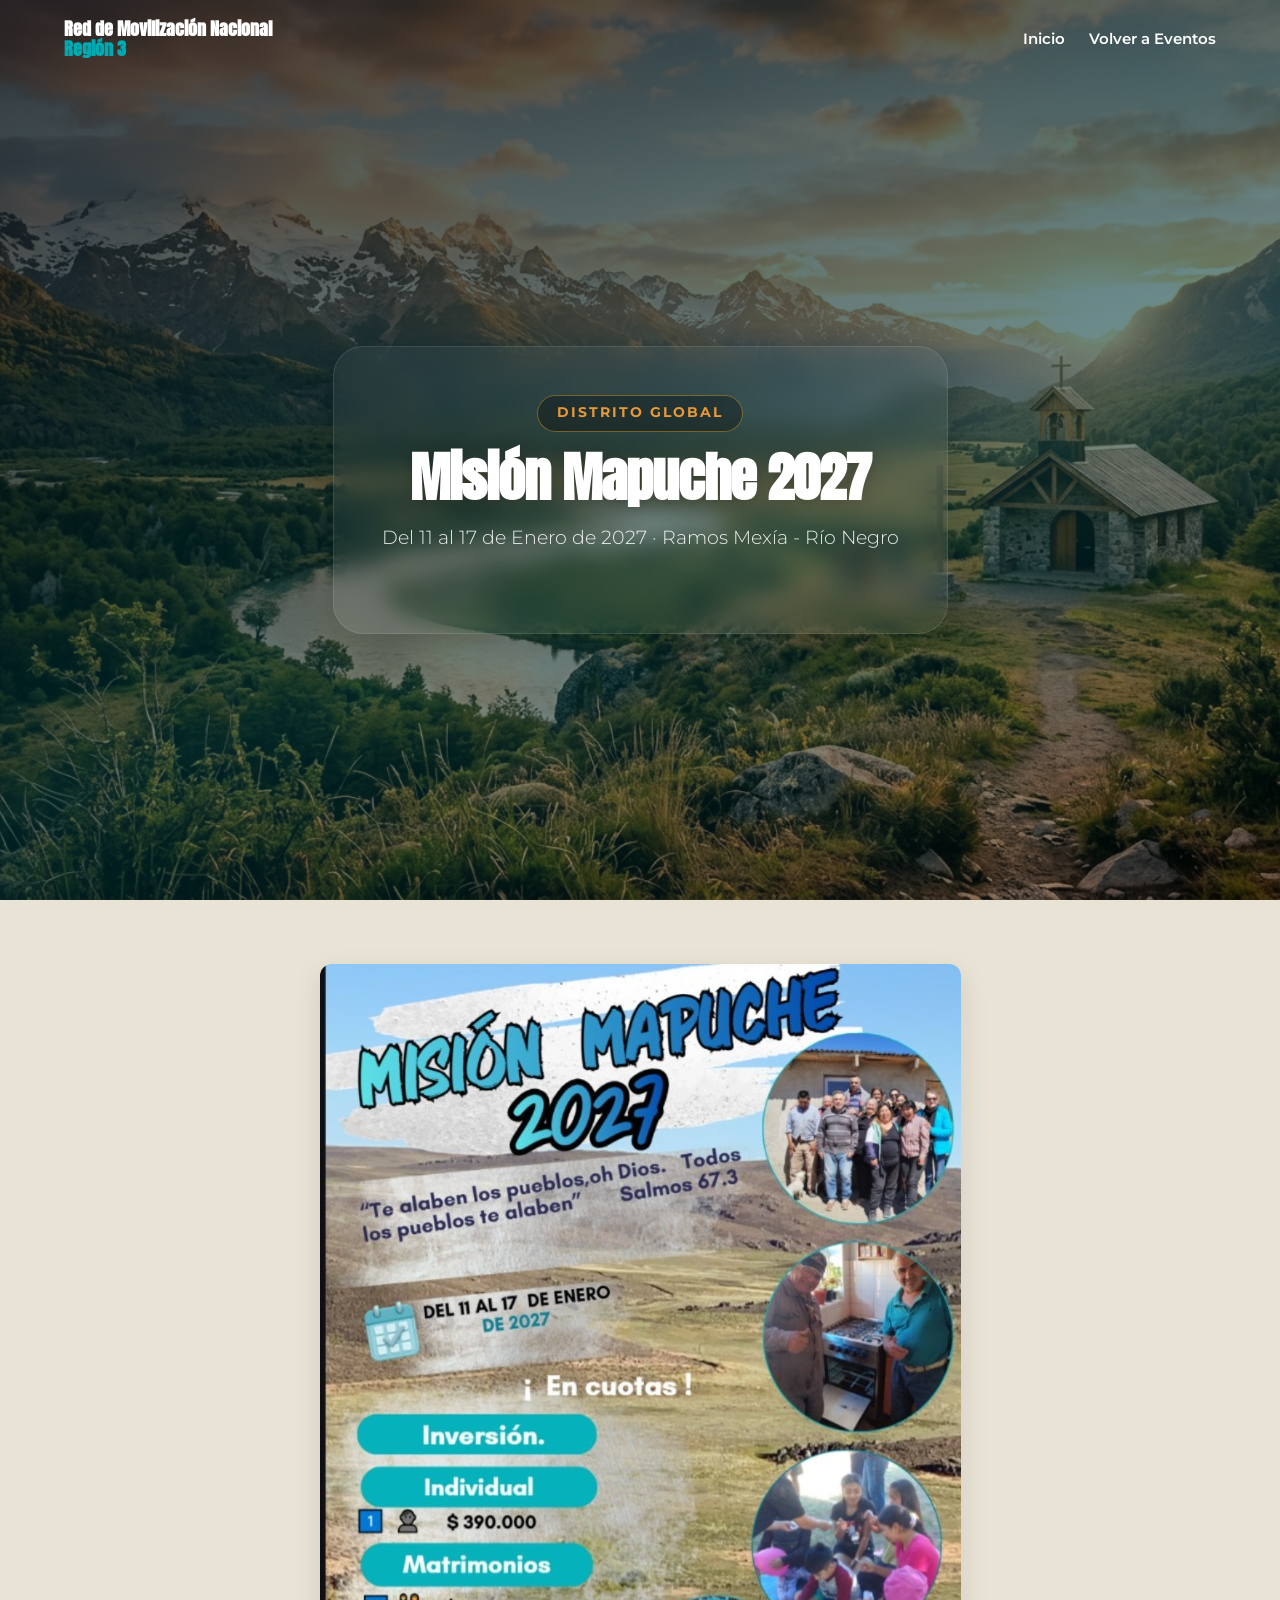
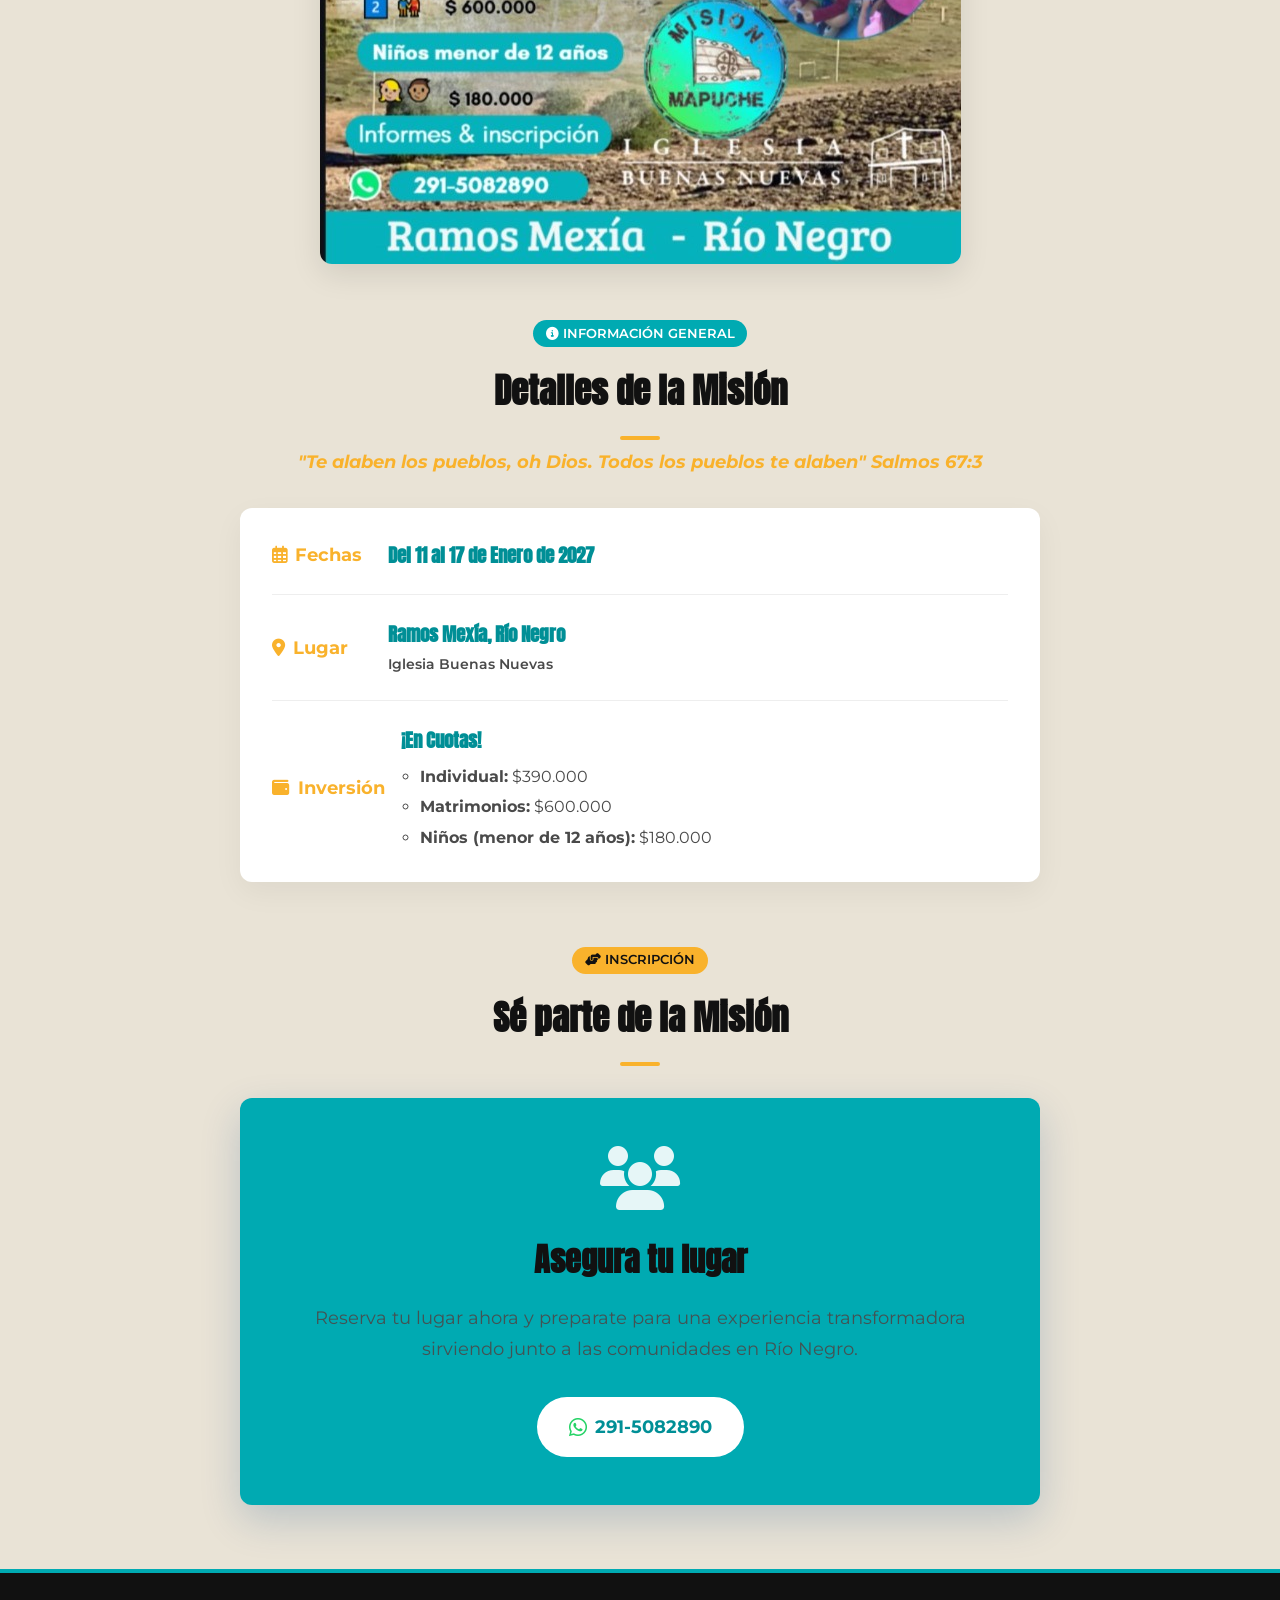
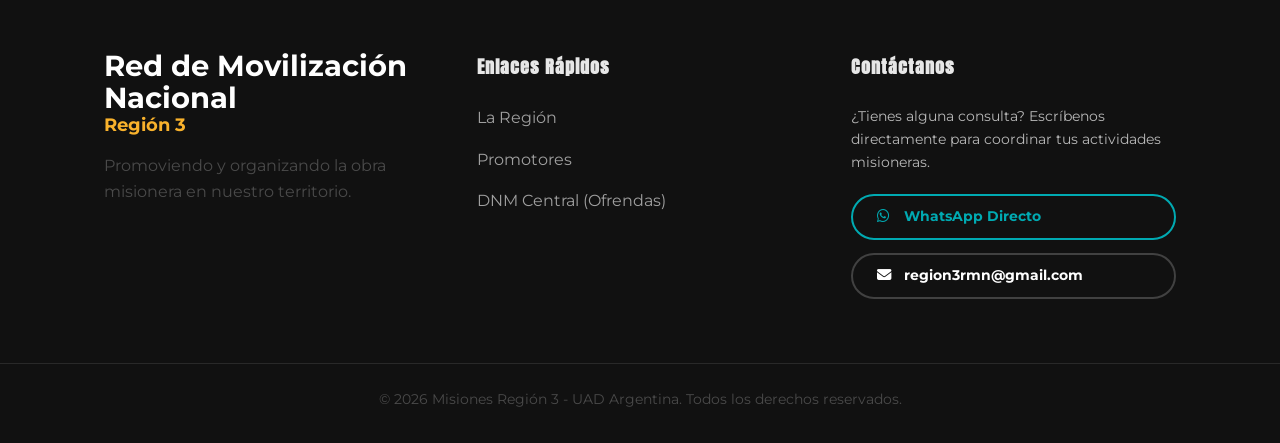
<file: mision-mapuche.html>
<!DOCTYPE html>
<html lang="es">
<head>
    <meta charset="utf-8"/>
    <meta content="width=device-width, initial-scale=1.0, viewport-fit=cover" name="viewport"/>
    <title>Misión Mapuche 2027 | Misiones Región 3</title>
    <link href="estilos.css?v=20261024c" rel="stylesheet"/>
    <link href="https://fonts.googleapis.com/css2?family=Anton&amp;family=Montserrat:wght@300;400;600;700;800&amp;display=swap" rel="stylesheet"/>
    <link href="https://cdnjs.cloudflare.com/ajax/libs/font-awesome/6.4.0/css/all.min.css" rel="stylesheet"/>
    <link href="manifest.json" rel="manifest"/>
    <meta content="#004080" name="theme-color"/>
    <meta content="yes" name="apple-mobile-web-app-capable"/>
    <meta content="black-translucent" name="apple-mobile-web-app-status-bar-style"/>
</head>
<body class="page-interna">
    <!-- Navbar -->
    <header class="navbar" id="navbar">
        <a class="logo" href="index.html">Red de Movilización Nacional<br/><span>Región 3</span></a>
        <nav class="nav-links" id="nav-links">
            <a class="nav-item" href="index.html#inicio">Inicio</a>
            <a class="nav-item" href="index.html#eventos">Volver a Eventos</a>
        </nav>
        <button aria-label="Menú" class="mobile-toggle">
            <i class="fas fa-bars"></i>
        </button>
    </header>

    <!-- Header Interno -->
    <section class="hero hero-interna" style="min-height: 40vh; display: flex; align-items: center; justify-content: center; position: relative; padding-top: 80px; background-image: url('assets/images/hero_mision_mapuche.jpg'); background-size: cover; background-position: center;">
        <div class="hero-overlay" style="position: absolute; inset: 0; background: linear-gradient(135deg, rgba(0,64,128,0.9) 0%, rgba(230,153,58,0.8) 100%); z-index: 1;"></div>
        <div class="hero-content reveal" style="z-index: 2; text-align: center; color: white;">
            <div class="hero-eyebrow" style="margin-bottom: 1rem; color: #e6993a; font-weight: bold; letter-spacing: 2px;">DISTRITO GLOBAL</div>
            <h1 style="font-size: 3.5rem; margin-bottom: 0;">Misión Mapuche 2027</h1>
            <p style="font-size: 1.2rem; margin-top: 1rem; font-weight: 300;">Del 11 al 17 de Enero de 2027 &middot; Ramos Mexía - Río Negro</p>
        </div>
    </section>

    <!-- Contenido Principal -->
    <main class="section bg-light" style="padding: 4rem 0;">
        <div class="container">
            
            <div style="text-align: center; margin-bottom: 3rem;" class="reveal">
                <img src="assets/images/mision_mapuche.png" alt="Flyer Misión Mapuche 2027" style="max-width: 100%; height: auto; border-radius: 12px; box-shadow: 0 10px 30px rgba(0,0,0,0.1);">
            </div>

            <!-- Programa del Evento -->
            <div class="detalle-bloque reveal">
                <div class="section-header text-center" style="margin-bottom: 2rem;">
                    <span class="tag" style="background: var(--primary-color); color: white; margin-bottom: 1rem;"><i class="fas fa-info-circle"></i> INFORMACIÓN GENERAL</span>
                    <h2>Detalles de la Misión</h2>
                    <p style="font-style: italic; font-weight: bold; font-size: 1.1rem; color: var(--secondary-color);">"Te alaben los pueblos, oh Dios. Todos los pueblos te alaben" Salmos 67:3</p>
                </div>

                <div class="programa-timeline" style="max-width: 800px; margin: 0 auto; background: white; padding: 2rem; border-radius: 12px; box-shadow: 0 10px 30px rgba(0,0,0,0.05);">
                    <ul class="timeline-list" style="list-style: none; padding: 0; margin: 0;">
                        <!-- Item -->
                        <li style="display: flex; margin-bottom: 1.5rem; border-bottom: 1px solid #eee; padding-bottom: 1.5rem;">
                            <div class="time" style="flex: 0 0 100px; font-weight: bold; color: var(--secondary-color); font-size: 1.1rem; display: flex; align-items: center;"><i class="far fa-calendar-alt" style="margin-right: 0.5rem;"></i> Fechas</div>
                            <div class="content" style="flex: 1; padding-left: 1rem;">
                                <h4 style="margin: 0; color: var(--primary-dark); font-size: 1.2rem;">Del 11 al 17 de Enero de 2027</h4>
                            </div>
                        </li>
                        <!-- Item -->
                        <li style="display: flex; margin-bottom: 1.5rem; border-bottom: 1px solid #eee; padding-bottom: 1.5rem;">
                            <div class="time" style="flex: 0 0 100px; font-weight: bold; color: var(--secondary-color); font-size: 1.1rem; display: flex; align-items: center;"><i class="fas fa-map-marker-alt" style="margin-right: 0.5rem;"></i> Lugar</div>
                            <div class="content" style="flex: 1; padding-left: 1rem;">
                                <h4 style="margin: 0; color: var(--primary-dark); font-size: 1.2rem;">Ramos Mexía, Río Negro</h4>
                                <p style="margin: 0.2rem 0 0; font-size: 0.9rem; color: var(--text-muted); font-weight: 600;">Iglesia Buenas Nuevas</p>
                            </div>
                        </li>
                        <!-- Item -->
                        <li style="display: flex; margin-bottom: 0; padding-bottom: 0;">
                            <div class="time" style="flex: 0 0 100px; font-weight: bold; color: var(--secondary-color); font-size: 1.1rem; display: flex; align-items: center;"><i class="fas fa-wallet" style="margin-right: 0.5rem;"></i> Inversión</div>
                            <div class="content" style="flex: 1; padding-left: 1rem;">
                                <h4 style="margin: 0 0 0.5rem; color: var(--primary-dark); font-size: 1.2rem;">¡En Cuotas!</h4>
                                <ul style="margin: 0; padding-left: 1.2rem; font-size: 1rem; color: var(--text-muted);">
                                    <li style="margin-bottom: 0.3rem;"><strong>Individual:</strong> $390.000</li>
                                    <li style="margin-bottom: 0.3rem;"><strong>Matrimonios:</strong> $600.000</li>
                                    <li><strong>Niños (menor de 12 años):</strong> $180.000</li>
                                </ul>
                            </div>
                        </li>
                    </ul>
                </div>
            </div>

            <!-- Proyecto "De tu casa a las naciones" (o análogo) -->
            <div class="detalle-bloque reveal" style="margin-top: 4rem;">
                <div class="section-header text-center" style="margin-bottom: 2rem;">
                    <span class="tag" style="background: var(--secondary-color); color: var(--text-dark); margin-bottom: 1rem;"><i class="fas fa-hands-helping"></i> INSCRIPCIÓN</span>
                    <h2>Sé parte de la Misión</h2>
                </div>
                <div style="max-width: 800px; margin: 0 auto; background: var(--primary-color); color: white; padding: 3rem; border-radius: 12px; box-shadow: 0 15px 40px rgba(0,64,128,0.2); text-align: center;">
                    <i class="fas fa-users" style="font-size: 4rem; margin-bottom: 1.5rem; opacity: 0.9;"></i>
                    <h3 style="font-size: 2rem; margin-bottom: 1rem;">Asegura tu lugar</h3>
                    <p style="font-size: 1.1rem; line-height: 1.8; opacity: 0.9; margin-bottom: 2rem;">
                        Reserva tu lugar ahora y preparate para una experiencia transformadora sirviendo junto a las comunidades en Río Negro.
                    </p>
                    <a href="https://wa.me/5492915082890" target="_blank" class="btn-unified btn-unified-wa" style="background: white; color: var(--primary-dark); font-weight: bold; border: none; padding: 1rem 2rem; font-size: 1.1rem; border-radius: 50px;">
                        <i class="fab fa-whatsapp" style="color: #25D366; font-size: 1.3rem;"></i> 291-5082890
                    </a>
                </div>
            </div>

        </div>
    </main>

    <!-- Footer -->
    <footer class="footer" id="contacto">
        <div class="container footer-grid reveal">
            <div class="footer-info">
                <a class="footer-logo" href="index.html">Red de Movilización Nacional<span>Región 3</span></a>
                <p>Promoviendo y organizando la obra misionera en nuestro territorio.</p>
            </div>
            <div class="footer-links">
                <h4>Enlaces Rápidos</h4>
                <ul>
                    <li><a href="index.html#region">La Región</a></li>
                    <li><a href="index.html#promotores">Promotores</a></li>
                    <li><a href="https://dnmargentina.org/page/donaciones-ofrendas" target="_blank">DNM Central (Ofrendas)</a></li>
                </ul>
            </div>
            <div class="footer-contacto">
                <h4>Contáctanos</h4>
                <p style="color: rgba(255,255,255,0.7); font-size: 0.9rem; margin-bottom: 1.2rem;">¿Tienes alguna consulta? Escríbenos directamente para coordinar tus actividades misioneras.</p>
                <div class="footer-contact-buttons" style="display: flex; flex-direction: column; gap: 0.8rem;">
                    <a class="btn-unified btn-unified-wa" href="https://wa.me/5492954641455" style="padding: 0.6rem 1.2rem; font-size: 0.9rem; width: 100%; justify-content: flex-start;" target="_blank"><i class="fab fa-whatsapp" style="width: 24px; text-align: center;"></i> WhatsApp Directo</a>
                    <a class="btn-unified btn-unified-outline" href="mailto:region3rmn@gmail.com" style="padding: 0.6rem 1.2rem; font-size: 0.9rem; border-color: rgba(255,255,255,0.2); color: white; width: 100%; justify-content: flex-start;"><i class="fas fa-envelope" style="width: 24px; text-align: center;"></i> region3rmn@gmail.com</a>
                </div>
            </div>
        </div>
        <div class="footer-bottom">
            <p>&copy; 2026 Misiones Región 3 - UAD Argentina. Todos los derechos reservados.</p>
        </div>
    </footer>

    <script src="script.js?v=20261024c"></script>
    <script>
        // Efecto reveal simple
        function reveal() {
            var reveals = document.querySelectorAll(".reveal");
            for (var i = 0; i < reveals.length; i++) {
                var windowHeight = window.innerHeight;
                var elementTop = reveals[i].getBoundingClientRect().top;
                var elementVisible = 100;
                if (elementTop < windowHeight - elementVisible) {
                    reveals[i].classList.add("active");
                }
            }
        }
        window.addEventListener("scroll", reveal);
        reveal();
    </script>
</body>
</html>
</file>
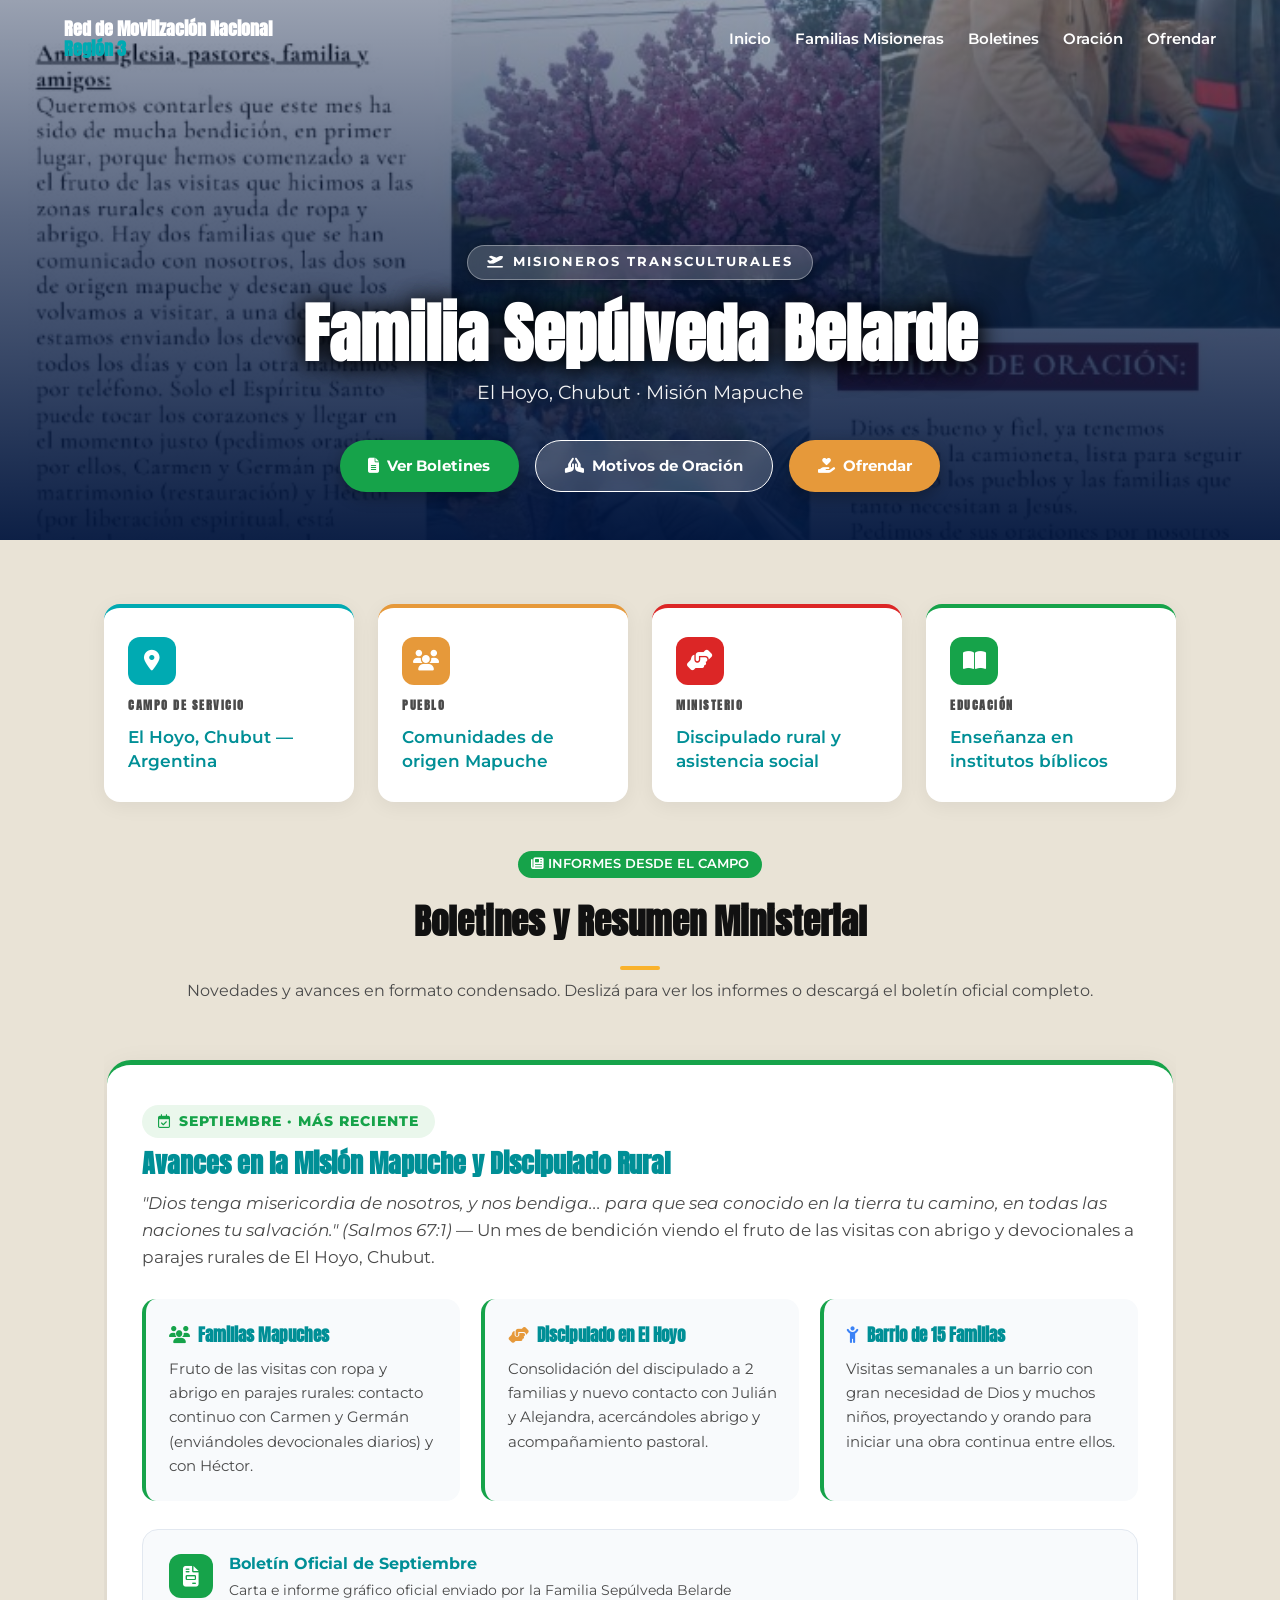
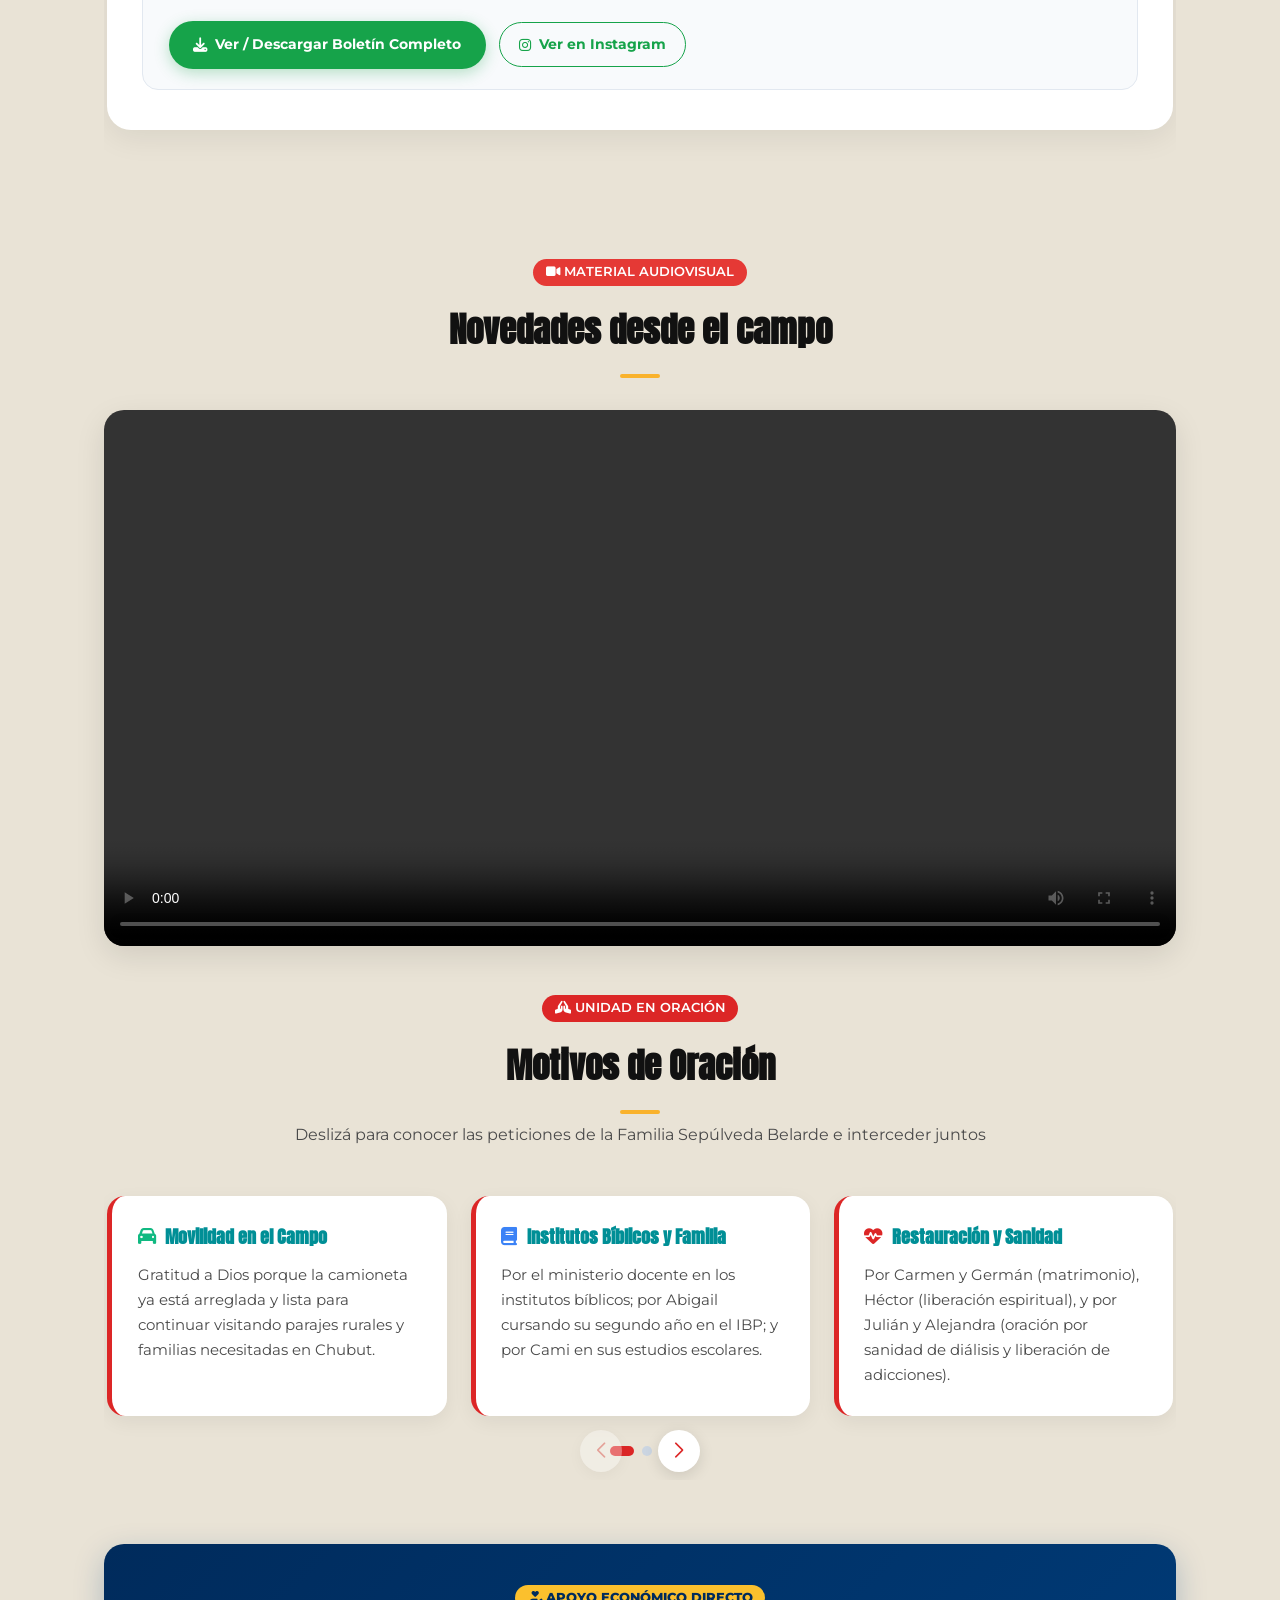
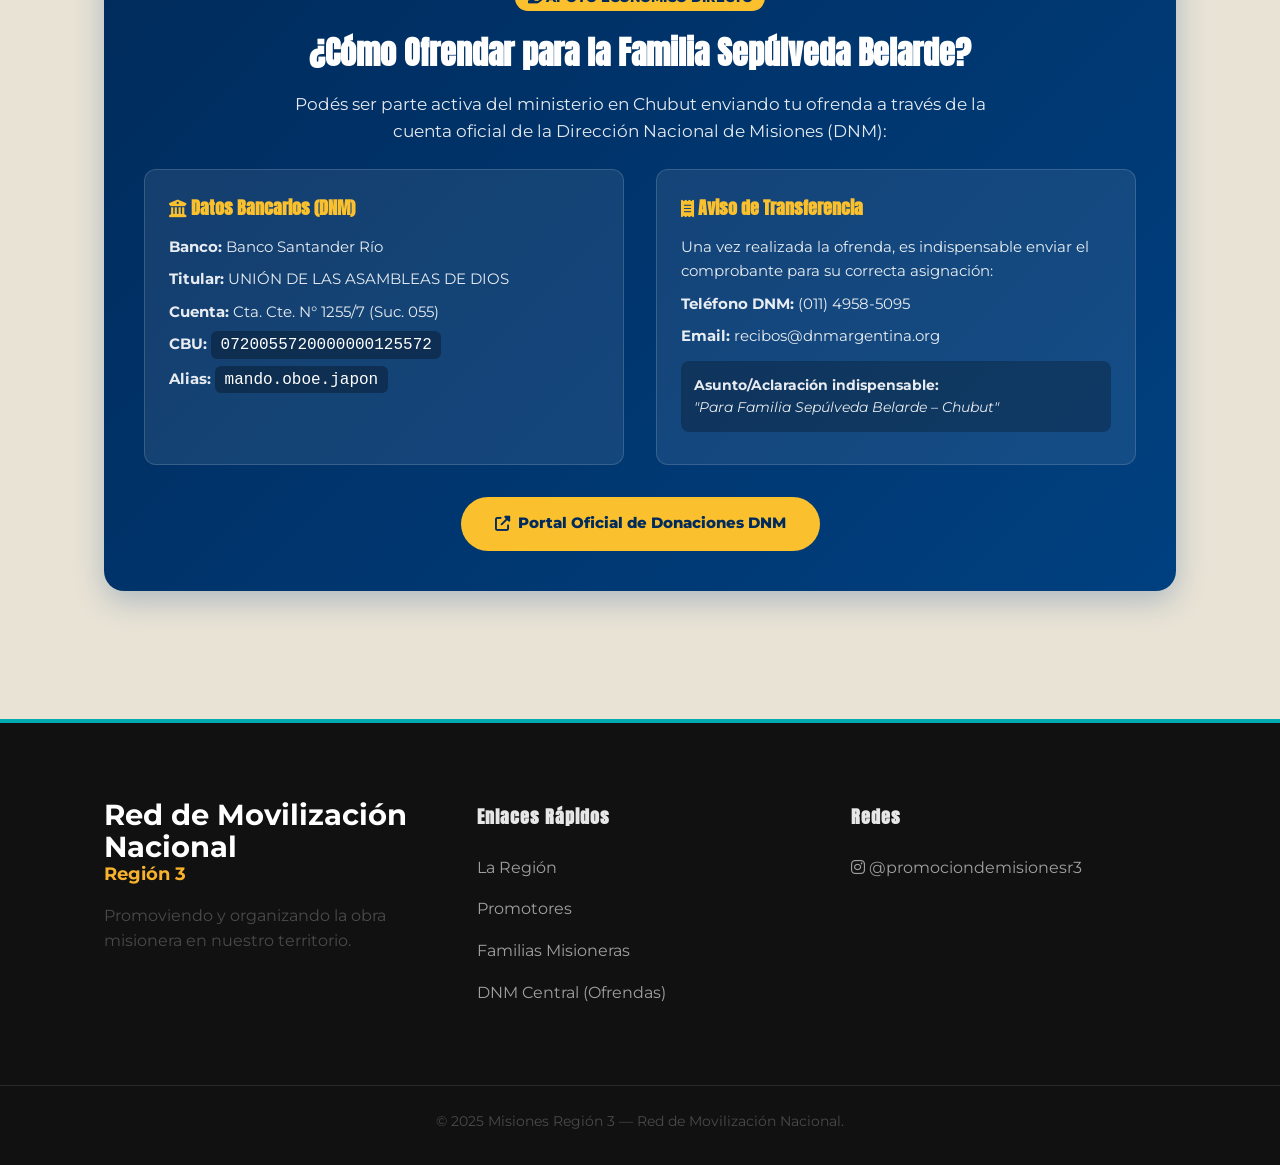
<file: sepulveda-belarde.html>
<!DOCTYPE html>
<html lang="es">
<head>
    <meta charset="utf-8"/>
    <meta content="width=device-width, initial-scale=1.0, viewport-fit=cover" name="viewport"/>
    <title>Familia Sepúlveda Belarde | Misioneros Región 3</title>
    <meta name="description" content="Conocé el ministerio de la Familia Sepúlveda Belarde, sirviendo en la Misión Mapuche y discipulado rural en El Hoyo, Chubut."/>
    <link href="estilos.css?v=20261024c" rel="stylesheet"/>
    <link href="https://fonts.googleapis.com/css2?family=Anton&amp;family=Montserrat:wght@300;400;600;700;800&amp;display=swap" rel="stylesheet"/>
    <link href="https://cdnjs.cloudflare.com/ajax/libs/font-awesome/6.4.0/css/all.min.css" rel="stylesheet"/>
    <link href="manifest.json" rel="manifest"/>
    <meta content="#004080" name="theme-color"/>
    <meta content="yes" name="apple-mobile-web-app-capable"/>
    <meta content="black-translucent" name="apple-mobile-web-app-status-bar-style"/>
    <link href="https://cdn.jsdelivr.net/npm/swiper@11/swiper-bundle.min.css" rel="stylesheet"/>
    <style>
        /* --- Barra de navegación superior (efecto franja al scrollear) --- */
        .navbar {
            transition: background-color 0.3s ease, padding 0.3s ease, box-shadow 0.3s ease;
        }
        .navbar.scrolled {
            background-color: rgba(255, 255, 255, 0.98) !important;
            backdrop-filter: blur(12px) !important;
            -webkit-backdrop-filter: blur(12px) !important;
            box-shadow: 0 4px 20px rgba(0, 0, 0, 0.1) !important;
            border-bottom: 1px solid rgba(0, 0, 0, 0.08);
            padding: 0.9rem 5% !important;
        }
        .navbar.scrolled .logo {
            color: #0f172a !important;
        }
        .navbar.scrolled .logo span {
            color: var(--primary-color) !important;
        }
        .navbar.scrolled .nav-item {
            color: #1e293b !important;
            font-weight: 700;
        }
        .navbar.scrolled .nav-item:hover,
        .navbar.scrolled .nav-item.active {
            color: var(--primary-color) !important;
        }
        .navbar.scrolled .mobile-toggle {
            color: #0f172a !important;
        }

        /* --- Donaciones Box --- */
        .donacion-box {
            background: linear-gradient(135deg, #002b5c 0%, #004080 100%);
            color: white;
            border-radius: 20px;
            padding: 2.5rem;
            box-shadow: 0 10px 30px rgba(0,64,128,0.25);
            margin-top: 3.5rem;
        }
        .donacion-grid {
            display: grid;
            grid-template-columns: repeat(auto-fit, minmax(280px, 1fr));
            gap: 2rem;
            margin-top: 1.5rem;
        }
        .donacion-item {
            background: rgba(255,255,255,0.08);
            border: 1px solid rgba(255,255,255,0.15);
            border-radius: 12px;
            padding: 1.5rem;
        }
        .donacion-item h4 {
            color: #fbc02d !important;
            font-size: 1.1rem;
            margin-bottom: 0.8rem;
        }
        .donacion-item p {
            font-size: 0.95rem;
            line-height: 1.6;
            margin: 0 0 0.5rem;
            color: rgba(255,255,255,0.9);
        }
        .donacion-item code {
            background: rgba(0,0,0,0.3);
            padding: 0.3rem 0.6rem;
            border-radius: 6px;
            font-family: monospace;
            color: #fff;
            font-size: 1rem;
        }

        /* --- Estilos específicos para la página de perfil --- */
        .perfil-hero {
            min-height: 60vh;
            display: flex;
            align-items: flex-end;
            justify-content: center;
            position: relative;
            padding-top: 80px;
            padding-bottom: 3rem;
            background: url('assets/images/sepulveda_belarde_sept.jpg') center/cover no-repeat;
        }
        .perfil-hero-overlay {
            position: absolute;
            inset: 0;
            background: linear-gradient(to top, rgba(0,20,60,0.95) 0%, rgba(0,20,60,0.65) 60%, rgba(0,20,60,0.4) 100%);
            z-index: 1;
        }
        .perfil-hero-content {
            position: relative;
            z-index: 2;
            text-align: center;
            color: #ffffff !important;
            width: 100%;
            max-width: 800px;
            padding: 0 1.5rem;
        }
        .perfil-hero-badge {
            display: inline-flex;
            align-items: center;
            gap: 0.5rem;
            background: rgba(255,255,255,0.2);
            backdrop-filter: blur(8px);
            border: 1px solid rgba(255,255,255,0.35);
            color: #ffffff !important;
            padding: 0.4rem 1.2rem;
            border-radius: 50px;
            font-size: 0.8rem;
            font-weight: 700;
            letter-spacing: 2px;
            text-transform: uppercase;
            margin-bottom: 1.2rem;
            box-shadow: 0 2px 10px rgba(0,0,0,0.3);
        }
        .perfil-hero-title {
            color: #ffffff !important;
            font-size: clamp(2.5rem, 6vw, 4rem);
            font-weight: 800;
            margin: 0 0 0.5rem;
            line-height: 1.1;
            text-shadow: 0 2px 20px rgba(0,0,0,0.9), 0 4px 30px rgba(0,0,0,0.8);
        }
        .perfil-hero-sub {
            color: #ffffff !important;
            font-size: 1.2rem;
            font-weight: 400;
            opacity: 0.95;
            margin-bottom: 2rem;
            text-shadow: 0 2px 12px rgba(0,0,0,0.9);
        }
        .perfil-hero-actions {
            display: flex;
            gap: 1rem;
            justify-content: center;
            flex-wrap: wrap;
        }

        /* --- Info cards --- */
        .perfil-info-grid {
            display: grid;
            grid-template-columns: repeat(auto-fit, minmax(240px, 1fr));
            gap: 1.5rem;
            margin-bottom: 3rem;
        }
        .perfil-info-card {
            background: white;
            border-radius: 16px;
            padding: 1.8rem 1.5rem;
            box-shadow: 0 4px 20px rgba(0,0,0,0.06);
            display: flex;
            flex-direction: column;
            align-items: flex-start;
            gap: 0.7rem;
            border-top: 4px solid var(--primary-color);
            transition: transform 0.3s ease, box-shadow 0.3s ease;
        }
        .perfil-info-card:hover {
            transform: translateY(-4px);
            box-shadow: 0 10px 30px rgba(0,0,0,0.1);
        }
        .perfil-info-card .card-icon {
            width: 48px;
            height: 48px;
            border-radius: 12px;
            display: flex;
            align-items: center;
            justify-content: center;
            font-size: 1.3rem;
            color: white;
            background: var(--primary-color);
        }
        .perfil-info-card h4 {
            font-size: 0.75rem;
            font-weight: 700;
            text-transform: uppercase;
            letter-spacing: 1.5px;
            color: var(--text-muted);
            margin: 0;
        }
        .perfil-info-card p {
            font-size: 1.05rem;
            font-weight: 600;
            color: var(--primary-dark);
            margin: 0;
            line-height: 1.4;
        }

        /* --- Proyecto highlight --- */
                .proyecto-highlight {
            background: white;
            box-shadow: 0 10px 30px rgba(0,0,0,0.06);
            border-radius: 20px;
            padding: 3.5rem 3rem;
            color: var(--text-dark);
            text-align: center;
            position: relative;
            border-top: 6px solid var(--primary-color);
        }
        .proyecto-icon {
            font-size: 3.5rem;
            margin-bottom: 1.5rem;
        }
        .proyecto-highlight h3 {
            font-size: 2.2rem;
            font-weight: 800;
            color: var(--primary-dark);
            margin-bottom: 1rem;
        }
        .proyecto-highlight p {
            font-size: 1.15rem;
            font-weight: 500;
            line-height: 1.8;
            color: #334155;
            max-width: 700px;
            margin: 0 auto 2.5rem;
        }
        .proyecto-actions {
            display: flex;
            gap: 1rem;
            justify-content: center;
            flex-wrap: wrap;
            position: relative;
            z-index: 1;
        }

        /* --- Video resource --- */
        .recurso-card {
            background: white;
            border-radius: 16px;
            box-shadow: 0 4px 20px rgba(0,0,0,0.06);
            overflow: hidden;
            display: flex;
            flex-direction: column;
            align-items: center;
            padding: 3rem 2rem;
            text-align: center;
        }
        .recurso-play-btn {
            width: 90px;
            height: 90px;
            background: #e53935;
            border-radius: 50%;
            display: flex;
            align-items: center;
            justify-content: center;
            font-size: 2rem;
            color: white;
            margin-bottom: 1.5rem;
            box-shadow: 0 8px 25px rgba(229,57,53,0.35);
            transition: transform 0.3s ease, box-shadow 0.3s ease;
        }
        .recurso-play-btn:hover {
            transform: scale(1.1);
            box-shadow: 0 12px 35px rgba(229,57,53,0.45);
        }

        /* --- Intercesión motivator --- */
        .intercesion-card {
            background: linear-gradient(135deg, #fff8e1 0%, #fff3cd 100%);
            border: 1px solid #ffd54f;
            border-radius: 16px;
            padding: 2.5rem;
            text-align: center;
        }
        .intercesion-card h3 {
            color: var(--primary-dark);
            font-size: 1.6rem;
            margin-bottom: 0.8rem;
        }
        .intercesion-card p {
            color: var(--text-muted);
            font-size: 1rem;
            line-height: 1.7;
            max-width: 600px;
            margin: 0 auto 1.5rem;
        }

        /* --- Carrusel Unificado de Informes / Boletines --- */
        .informes-swiper-container {
            position: relative;
            margin-bottom: 4rem;
        }
        .informesSwiper {
            width: 100%;
            padding: 0.5rem 0.2rem 4.5rem;
        }
        .informesSwiper .swiper-wrapper {
            align-items: stretch;
        }
        .informesSwiper .swiper-slide {
            height: auto;
            display: flex;
            box-sizing: border-box;
        }
        .informe-slide-card {
            width: 100%;
            height: 100%;
            background: white;
            border-radius: 24px;
            padding: 2.5rem 2.2rem;
            box-shadow: 0 8px 30px rgba(0,0,0,0.07);
            border-top: 5px solid #16a34a;
            display: flex;
            flex-direction: column;
            justify-content: space-between;
            gap: 1.8rem;
            box-sizing: border-box;
        }
        .informe-slide-header {
            display: flex;
            flex-direction: column;
            align-items: flex-start;
            gap: 0.6rem;
        }
        .informe-badge-date {
            display: inline-flex;
            align-items: center;
            gap: 0.5rem;
            background: #eaf7ec;
            color: #16a34a;
            font-weight: 800;
            font-size: 0.85rem;
            padding: 0.35rem 1rem;
            border-radius: 20px;
            text-transform: uppercase;
            letter-spacing: 1px;
        }
        .informe-slide-header h3 {
            color: var(--primary-dark);
            font-size: 1.65rem;
            margin: 0;
            line-height: 1.25;
        }
        .informe-slide-header p {
            color: var(--text-muted);
            font-size: 1.05rem;
            line-height: 1.6;
            margin: 0;
        }
        .informe-destacados-grid {
            display: grid;
            grid-template-columns: repeat(auto-fit, minmax(260px, 1fr));
            gap: 1.3rem;
            flex: 1 1 auto;
        }
        .informe-destacado-item {
            background: #f8fafc;
            border-radius: 14px;
            padding: 1.4rem;
            border-left: 4px solid #16a34a;
            display: flex;
            flex-direction: column;
            gap: 0.5rem;
        }
        .informe-destacado-item h4 {
            font-size: 1.05rem;
            color: var(--primary-dark);
            margin: 0;
            display: flex;
            align-items: center;
            gap: 0.5rem;
        }
        .informe-destacado-item p {
            font-size: 0.95rem;
            color: var(--text-muted);
            line-height: 1.6;
            margin: 0;
        }
        .informe-action-bar {
            background: #f8fafc;
            border-radius: 16px;
            padding: 1.3rem 1.6rem;
            display: flex;
            align-items: center;
            justify-content: space-between;
            flex-wrap: wrap;
            gap: 1.2rem;
            border: 1px solid #e2e8f0;
            margin-top: auto;
        }
        .informe-action-info {
            display: flex;
            align-items: center;
            gap: 1rem;
        }
        .informe-action-info .action-icon {
            width: 44px;
            height: 44px;
            border-radius: 12px;
            display: flex;
            align-items: center;
            justify-content: center;
            font-size: 1.3rem;
            color: white;
            background: #16a34a;
            flex-shrink: 0;
        }
        .informe-action-info h5 {
            font-size: 1rem;
            color: var(--primary-dark);
            margin: 0 0 0.2rem;
            font-weight: 700;
        }
        .informe-action-info p {
            font-size: 0.85rem;
            color: var(--text-muted);
            margin: 0;
        }
        .informe-action-btns {
            display: flex;
            gap: 0.8rem;
            flex-wrap: wrap;
            align-items: center;
        }

        /* Swiper Controls Custom */
        .informesSwiper .swiper-button-prev,
        .informesSwiper .swiper-button-next {
            color: #16a34a;
            background: white;
            width: 44px;
            height: 44px;
            border-radius: 50%;
            box-shadow: 0 4px 15px rgba(0,0,0,0.12);
            transition: transform 0.2s ease, background 0.2s ease;
            top: auto;
            bottom: 0.5rem;
        }
        .informesSwiper .swiper-button-prev {
            left: calc(50% - 60px);
        }
        .informesSwiper .swiper-button-next {
            right: calc(50% - 60px);
        }
        .informesSwiper .swiper-button-prev:hover,
        .informesSwiper .swiper-button-next:hover {
            transform: scale(1.08);
            background: #f1f5f9;
        }
        .informesSwiper .swiper-button-prev::after,
        .informesSwiper .swiper-button-next::after {
            font-size: 1rem;
            font-weight: 800;
        }
        .informesSwiper .swiper-pagination {
            bottom: 1rem !important;
        }
        .informesSwiper .swiper-pagination-bullet {
            width: 10px;
            height: 10px;
            background: #cbd5e1;
            opacity: 1;
            transition: all 0.3s ease;
        }
        .informesSwiper .swiper-pagination-bullet-active {
            background: #16a34a !important;
            width: 26px;
            border-radius: 6px;
        }

        /* --- Carrusel de Motivos de Oración --- */
        .oracionSwiper {
            width: 100%;
            padding: 0.5rem 0.2rem 4rem;
        }
        .oracionSwiper .swiper-wrapper {
            align-items: stretch;
        }
        .oracionSwiper .swiper-slide {
            height: auto;
            display: flex;
            box-sizing: border-box;
        }
        .oracion-card-item {
            width: 100%;
            background: white;
            border-radius: 18px;
            padding: 1.8rem 1.6rem;
            box-shadow: 0 6px 20px rgba(0,0,0,0.06);
            border-left: 5px solid #dc2626;
            display: flex;
            flex-direction: column;
            gap: 0.8rem;
            box-sizing: border-box;
            transition: transform 0.3s ease, box-shadow 0.3s ease;
        }
        .oracion-card-item:hover {
            transform: translateY(-4px);
            box-shadow: 0 10px 25px rgba(0,0,0,0.1);
        }
        .oracion-card-item h4 {
            color: var(--primary-dark);
            font-size: 1.15rem;
            margin: 0;
            display: flex;
            align-items: center;
            gap: 0.6rem;
            line-height: 1.3;
        }
        .oracion-card-item p {
            color: var(--text-muted);
            font-size: 0.95rem;
            line-height: 1.65;
            margin: 0;
        }
        .oracionSwiper .swiper-button-prev,
        .oracionSwiper .swiper-button-next {
            color: #dc2626;
            background: white;
            width: 42px;
            height: 42px;
            border-radius: 50%;
            box-shadow: 0 4px 15px rgba(0,0,0,0.12);
            transition: transform 0.2s ease, background 0.2s ease;
            top: auto;
            bottom: 0.5rem;
        }
        .oracionSwiper .swiper-button-prev {
            left: calc(50% - 60px);
        }
        .oracionSwiper .swiper-button-next {
            right: calc(50% - 60px);
        }
        .oracionSwiper .swiper-button-prev:hover,
        .oracionSwiper .swiper-button-next:hover {
            transform: scale(1.08);
            background: #f1f5f9;
        }
        .oracionSwiper .swiper-button-prev::after,
        .oracionSwiper .swiper-button-next::after {
            font-size: 0.95rem;
            font-weight: 800;
        }
        .oracionSwiper .swiper-pagination {
            bottom: 1rem !important;
        }
        .oracionSwiper .swiper-pagination-bullet {
            width: 10px;
            height: 10px;
            background: #cbd5e1;
            opacity: 1;
            transition: all 0.3s ease;
        }
        .oracionSwiper .swiper-pagination-bullet-active {
            background: #dc2626 !important;
            width: 24px;
            border-radius: 6px;
        }

        @media (max-width: 600px) {
            .proyecto-highlight { padding: 2.5rem 1.5rem; }
            .proyecto-highlight h3 { font-size: 1.6rem; }
        }
    </style>
</head>
<body class="page-interna">
    <!-- Navbar -->
    <header class="navbar" id="navbar">
        <a class="logo" href="index.html">Red de Movilización Nacional<br/><span>Región 3</span></a>
        <nav class="nav-links" id="nav-links">
            <a class="nav-item" href="index.html#inicio">Inicio</a>
            <a class="nav-item" href="index.html#misioneros">Familias Misioneras</a>
            <a class="nav-item" href="#boletines">Boletines</a>
            <a class="nav-item" href="#oracion">Oración</a>
            <a class="nav-item" href="#donaciones">Ofrendar</a>
        </nav>
        <button aria-label="Menú" class="mobile-toggle">
            <i class="fas fa-bars"></i>
        </button>
    </header>

    <!-- Hero -->
    <section class="perfil-hero">
        <div class="perfil-hero-overlay"></div>
        <div class="perfil-hero-content reveal">
            <div class="perfil-hero-badge">
                <i class="fas fa-plane-departure"></i> Misioneros Transculturales
            </div>
            <h1 class="perfil-hero-title">Familia Sepúlveda Belarde</h1>
            <p class="perfil-hero-sub">El Hoyo, Chubut · Misión Mapuche</p>
            <div class="perfil-hero-actions">
                <a class="btn-unified" href="#boletines" style="background: #16a34a; color: white; border: none; padding: 0.8rem 1.8rem; border-radius: 30px; font-weight: bold; text-decoration: none; display: inline-flex; align-items: center; gap: 0.5rem; box-shadow: 0 5px 15px rgba(0,0,0,0.3);">
                    <i class="fas fa-file-alt"></i> Ver Boletines
                </a>
                <a class="btn-unified" href="#oracion" style="background: rgba(255,255,255,0.2); backdrop-filter: blur(8px); border: 1px solid white; color: white; padding: 0.8rem 1.8rem; border-radius: 30px; font-weight: bold; text-decoration: none; display: inline-flex; align-items: center; gap: 0.5rem;">
                    <i class="fas fa-hands-praying"></i> Motivos de Oración
                </a>
                <a class="btn-unified" href="#donaciones" style="background: #e6993a; color: white; border: none; padding: 0.8rem 1.8rem; border-radius: 30px; font-weight: bold; text-decoration: none; display: inline-flex; align-items: center; gap: 0.5rem; box-shadow: 0 5px 15px rgba(0,0,0,0.3);">
                    <i class="fas fa-hand-holding-heart"></i> Ofrendar
                </a>
            </div>
        </div>
    </section>

    <!-- Contenido Principal -->
    <main class="section bg-light" style="padding: 4rem 0;">
        <div class="container">

            <!-- Info rápida -->
            <div class="perfil-info-grid reveal">
                <div class="perfil-info-card">
                    <div class="card-icon"><i class="fas fa-map-marker-alt"></i></div>
                    <h4>Campo de servicio</h4>
                    <p>El Hoyo, Chubut — Argentina</p>
                </div>
                <div class="perfil-info-card" style="border-color: #e6993a;">
                    <div class="card-icon" style="background: #e6993a;"><i class="fas fa-users"></i></div>
                    <h4>Pueblo</h4>
                    <p>Comunidades de origen Mapuche</p>
                </div>
                <div class="perfil-info-card" style="border-color: #dc2626;">
                    <div class="card-icon" style="background: #dc2626;"><i class="fas fa-hands-helping"></i></div>
                    <h4>Ministerio</h4>
                    <p>Discipulado rural y asistencia social</p>
                </div>
                <div class="perfil-info-card" style="border-color: #16a34a;">
                    <div class="card-icon" style="background: #16a34a;"><i class="fas fa-book-open"></i></div>
                    <h4>Educación</h4>
                    <p>Enseñanza en institutos bíblicos</p>
                </div>
            </div>

            <!-- Sección Unificada: Boletines e Informes desde el Campo -->
            <section id="boletines" class="detalle-bloque reveal informes-swiper-container">
                <span id="reportes" style="position: absolute; top: -80px;"></span>
                <div class="section-header text-center" style="margin-bottom: 2.5rem;">
                    <span class="tag" style="background: #16a34a; color: white; margin-bottom: 1rem;">
                        <i class="fas fa-newspaper"></i> INFORMES DESDE EL CAMPO
                    </span>
                    <h2>Boletines y Resumen Ministerial</h2>
                    <p>Novedades y avances en formato condensado. Deslizá para ver los informes o descargá el boletín oficial completo.</p>
                </div>

                <!-- Swiper de Informes Mensuales -->
                <div class="swiper informesSwiper">
                    <div class="swiper-wrapper">
                        <!-- Slide 1: Septiembre (Más reciente) -->
                        <div class="swiper-slide">
                            <div class="informe-slide-card">
                                <div class="informe-slide-header">
                                    <span class="informe-badge-date">
                                        <i class="far fa-calendar-check"></i> Septiembre · Más Reciente
                                    </span>
                                    <h3>Avances en la Misión Mapuche y Discipulado Rural</h3>
                                    <p><em>"Dios tenga misericordia de nosotros, y nos bendiga... para que sea conocido en la tierra tu camino, en todas las naciones tu salvación." (Salmos 67:1)</em> — Un mes de bendición viendo el fruto de las visitas con abrigo y devocionales a parajes rurales de El Hoyo, Chubut.</p>
                                </div>

                                <div class="informe-destacados-grid">
                                    <div class="informe-destacado-item">
                                        <h4><i class="fas fa-users" style="color: #16a34a;"></i> Familias Mapuches</h4>
                                        <p>Fruto de las visitas con ropa y abrigo en parajes rurales: contacto continuo con Carmen y Germán (enviándoles devocionales diarios) y con Héctor.</p>
                                    </div>
                                    <div class="informe-destacado-item">
                                        <h4><i class="fas fa-hands-helping" style="color: #e6993a;"></i> Discipulado en El Hoyo</h4>
                                        <p>Consolidación del discipulado a 2 familias y nuevo contacto con Julián y Alejandra, acercándoles abrigo y acompañamiento pastoral.</p>
                                    </div>
                                    <div class="informe-destacado-item">
                                        <h4><i class="fas fa-child-reaching" style="color: #3b82f6;"></i> Barrio de 15 Familias</h4>
                                        <p>Visitas semanales a un barrio con gran necesidad de Dios y muchos niños, proyectando y orando para iniciar una obra continua entre ellos.</p>
                                    </div>
                                </div>

                                <!-- Barra de Descarga / Vista del Boletín Oficial de Septiembre -->
                                <div class="informe-action-bar">
                                    <div class="informe-action-info">
                                        <div class="action-icon"><i class="fas fa-file-invoice"></i></div>
                                        <div>
                                            <h5>Boletín Oficial de Septiembre</h5>
                                            <p>Carta e informe gráfico oficial enviado por la Familia Sepúlveda Belarde</p>
                                        </div>
                                    </div>
                                    <div class="informe-action-btns">
                                        <a href="assets/images/sepulveda_belarde_sept.jpg" target="_blank" class="btn-unified" style="background: #16a34a; color: white; padding: 0.65rem 1.4rem; border-radius: 30px; font-weight: 700; font-size: 0.9rem; text-decoration: none; display: inline-flex; align-items: center; gap: 0.5rem; box-shadow: 0 4px 15px rgba(22,163,74,0.3);">
                                            <i class="fas fa-download"></i> Ver / Descargar Boletín Completo
                                        </a>
                                        <a href="https://www.instagram.com/sepulvedabelardee" target="_blank" class="btn-unified btn-unified-outline" style="border: 1px solid #16a34a; color: #16a34a; padding: 0.65rem 1.2rem; border-radius: 30px; font-weight: 700; font-size: 0.88rem; text-decoration: none; display: inline-flex; align-items: center; gap: 0.5rem;">
                                            <i class="fab fa-instagram"></i> Ver en Instagram
                                        </a>
                                    </div>
                                </div>
                            </div>
                        </div>
                    </div>

                    <!-- Controles Swiper -->
                    <div class="swiper-pagination"></div>
                    <div class="swiper-button-prev" title="Informe anterior"></div>
                    <div class="swiper-button-next" title="Informe siguiente"></div>
                </div>
            </section>

            <!-- Video Testimonio -->
            <div class="detalle-bloque reveal" style="margin-bottom: 3rem;">
                <div class="section-header text-center" style="margin-bottom: 2rem;">
                    <span class="tag" style="background: #e53935; color: white; margin-bottom: 1rem;">
                        <i class="fas fa-video"></i> MATERIAL AUDIOVISUAL
                    </span>
                    <h2>Novedades desde el campo</h2>
                </div>
                <div style="padding:0; overflow:hidden; border-radius:20px; box-shadow: 0 10px 30px rgba(0,0,0,0.1);">
                    <video controls preload="metadata" style="width:100%; display:block;">
                        <source src="assets/video_sepulveda_belarde.mp4" type="video/mp4"/>
                        Tu navegador no soporta el reproductor de video.
                    </video>
                </div>
            </div>

            <!-- Motivos de Oración en Carrusel -->
            <div id="oracion" class="detalle-bloque reveal" style="margin-bottom: 4rem;">
                <div class="section-header text-center" style="margin-bottom: 2rem;">
                    <span class="tag" style="background: #dc2626; color: white; margin-bottom: 1rem;">
                        <i class="fas fa-hands-praying"></i> UNIDAD EN ORACIÓN
                    </span>
                    <h2>Motivos de Oración</h2>
                    <p>Deslizá para conocer las peticiones de la Familia Sepúlveda Belarde e interceder juntos</p>
                </div>

                <div class="swiper oracionSwiper">
                    <div class="swiper-wrapper">
                        <div class="swiper-slide">
                            <div class="oracion-card-item">
                                <h4><i class="fas fa-car" style="color: #10b981;"></i> Movilidad en el Campo</h4>
                                <p>Gratitud a Dios porque la camioneta ya está arreglada y lista para continuar visitando parajes rurales y familias necesitadas en Chubut.</p>
                            </div>
                        </div>
                        <div class="swiper-slide">
                            <div class="oracion-card-item">
                                <h4><i class="fas fa-book" style="color: #3b82f6;"></i> Institutos Bíblicos y Familia</h4>
                                <p>Por el ministerio docente en los institutos bíblicos; por Abigail cursando su segundo año en el IBP; y por Cami en sus estudios escolares.</p>
                            </div>
                        </div>
                        <div class="swiper-slide">
                            <div class="oracion-card-item">
                                <h4><i class="fas fa-heart-pulse" style="color: #dc2626;"></i> Restauración y Sanidad</h4>
                                <p>Por Carmen y Germán (matrimonio), Héctor (liberación espiritual), y por Julián y Alejandra (oración por sanidad de diálisis y liberación de adicciones).</p>
                            </div>
                        </div>
                        <div class="swiper-slide">
                            <div class="oracion-card-item">
                                <h4><i class="fas fa-child-reaching" style="color: #8b5cf6;"></i> Niños y Barrio de 15 Familias</h4>
                                <p>Por dirección y provisión de Dios para abrir un punto de misión y enseñanza bíblica para los muchos niños del barrio que visitan semanalmente.</p>
                            </div>
                        </div>
                        <div class="swiper-slide">
                            <div class="oracion-card-item">
                                <h4><i class="fas fa-hand-holding-heart" style="color: #e6993a;"></i> Gratitud y Sostén Misionero</h4>
                                <p>Gracias a cada iglesia, pastor y hermano que ora y siembra generosamente para sostener el avance del Evangelio en la Misión Mapuche.</p>
                            </div>
                        </div>
                    </div>
                    <div class="swiper-pagination"></div>
                    <div class="swiper-button-prev" title="Anterior"></div>
                    <div class="swiper-button-next" title="Siguiente"></div>
                </div>
            </div>

            <!-- Cómo Ofrendar / Donaciones (Siempre al final antes del footer) -->
            <div id="donaciones" class="donacion-box reveal" style="margin-bottom: 4rem;">
                <div style="text-align: center; max-width: 700px; margin: 0 auto;">
                    <span class="tag" style="background: #fbc02d; color: #002b5c; font-weight: 800; margin-bottom: 1rem;">
                        <i class="fas fa-hand-holding-heart"></i> APOYO ECONÓMICO DIRECTO
                    </span>
                    <h3 style="color: white; font-size: 2rem; margin-bottom: 0.8rem;">¿Cómo Ofrendar para la Familia Sepúlveda Belarde?</h3>
                    <p style="color: rgba(255,255,255,0.9); font-size: 1.05rem; line-height: 1.6;">
                        Podés ser parte activa del ministerio en Chubut enviando tu ofrenda a través de la cuenta oficial de la Dirección Nacional de Misiones (DNM):
                    </p>
                </div>

                <div class="donacion-grid">
                    <div class="donacion-item">
                        <h4><i class="fas fa-university"></i> Datos Bancarios (DNM)</h4>
                        <p><strong>Banco:</strong> Banco Santander Río</p>
                        <p><strong>Titular:</strong> UNIÓN DE LAS ASAMBLEAS DE DIOS</p>
                        <p><strong>Cuenta:</strong> Cta. Cte. N° 1255/7 (Suc. 055)</p>
                        <p><strong>CBU:</strong> <code>0720055720000000125572</code></p>
                        <p><strong>Alias:</strong> <code>mando.oboe.japon</code></p>
                    </div>

                    <div class="donacion-item">
                        <h4><i class="fas fa-receipt"></i> Aviso de Transferencia</h4>
                        <p>Una vez realizada la ofrenda, es indispensable enviar el comprobante para su correcta asignación:</p>
                        <p><strong>Teléfono DNM:</strong> (011) 4958-5095</p>
                        <p><strong>Email:</strong> recibos@dnmargentina.org</p>
                        <p style="margin-top: 0.8rem; background: rgba(0,0,0,0.25); padding: 0.8rem; border-radius: 8px; font-size: 0.88rem;">
                            <strong>Asunto/Aclaración indispensable:</strong><br/>
                            <em>"Para Familia Sepúlveda Belarde – Chubut"</em>
                        </p>
                    </div>
                </div>
                <div style="text-align: center; margin-top: 2rem;">
                    <a class="btn-unified" href="https://dnmargentina.org/page/donaciones-ofrendas" style="background: #fbc02d; color: #002b5c; font-weight: 800; padding: 0.8rem 2rem; border-radius: 30px; text-decoration: none; display: inline-flex; align-items: center; gap: 0.5rem;" target="_blank">
                        <i class="fas fa-external-link-alt"></i> Portal Oficial de Donaciones DNM
                    </a>
                </div>
            </div>

        </div>
    </main>

    <!-- Footer -->
    <footer class="footer" id="contacto">
        <div class="container footer-grid reveal">
            <div class="footer-info">
                <a class="footer-logo" href="index.html">Red de Movilización Nacional<span>Región 3</span></a>
                <p>Promoviendo y organizando la obra misionera en nuestro territorio.</p>
            </div>
            <div class="footer-links">
                <h4>Enlaces Rápidos</h4>
                <ul>
                    <li><a href="index.html#region">La Región</a></li>
                    <li><a href="index.html#promotores">Promotores</a></li>
                    <li><a href="index.html#misioneros">Familias Misioneras</a></li>
                    <li><a href="https://dnmargentina.org/page/donaciones-ofrendas" target="_blank">DNM Central (Ofrendas)</a></li>
                </ul>
            </div>
            <div class="footer-social">
                <h4>Redes</h4>
                <a href="https://www.instagram.com/promociondemisionesr3/" target="_blank">
                    <i class="fab fa-instagram"></i> @promociondemisionesr3
                </a>
            </div>
        </div>
        <div class="footer-bottom">
            <p>© 2025 Misiones Región 3 — Red de Movilización Nacional.</p>
        </div>
    </footer>

    <script src="script.js?v=20261024c"></script>
    <script src="https://cdn.jsdelivr.net/npm/swiper@11/swiper-bundle.min.js"></script>
    <script>
        document.addEventListener('DOMContentLoaded', () => {
            // Inicializar Swiper de Informes Mensuales
            if (document.querySelector('.informesSwiper')) {
                new Swiper('.informesSwiper', {
                    slidesPerView: 1,
                    spaceBetween: 24,
                    autoHeight: false,
                    pagination: {
                        el: '.informesSwiper .swiper-pagination',
                        clickable: true
                    },
                    navigation: {
                        nextEl: '.informesSwiper .swiper-button-next',
                        prevEl: '.informesSwiper .swiper-button-prev'
                    }
                });
            }

            // Inicializar Swiper de Motivos de Oración
            if (document.querySelector('.oracionSwiper')) {
                new Swiper('.oracionSwiper', {
                    slidesPerView: 1,
                    spaceBetween: 20,
                    pagination: {
                        el: '.oracionSwiper .swiper-pagination',
                        clickable: true
                    },
                    navigation: {
                        nextEl: '.oracionSwiper .swiper-button-next',
                        prevEl: '.oracionSwiper .swiper-button-prev'
                    },
                    breakpoints: {
                        640:  { slidesPerView: 2, spaceBetween: 20 },
                        1024: { slidesPerView: 3, spaceBetween: 24 }
                    }
                });
            }

            // Efecto de franja en navbar
            const navbar = document.getElementById('navbar');
            if (navbar) {
                const updateNavbar = () => {
                    navbar.classList.toggle('scrolled', window.scrollY > 25);
                };
                window.addEventListener('scroll', updateNavbar, { passive: true });
                updateNavbar();
            }
        });
    </script>
</body>
</html>
</file>
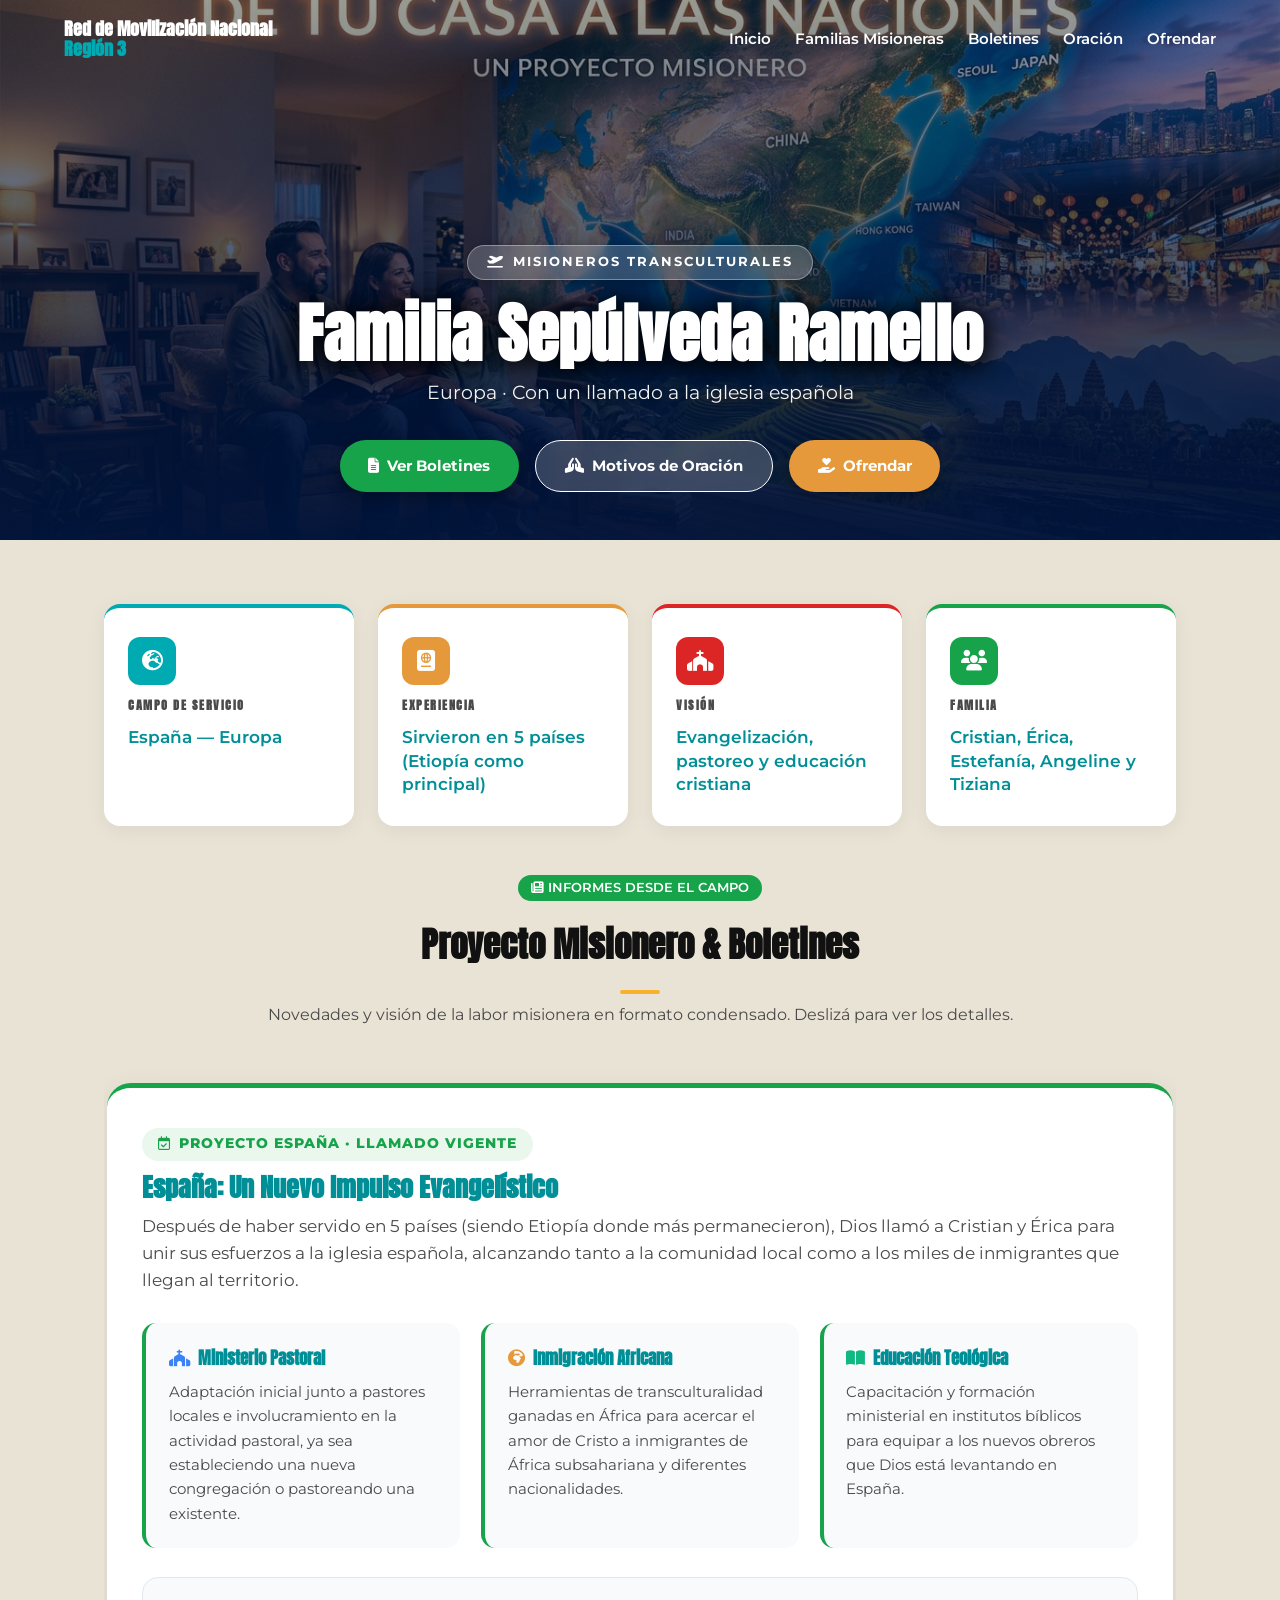
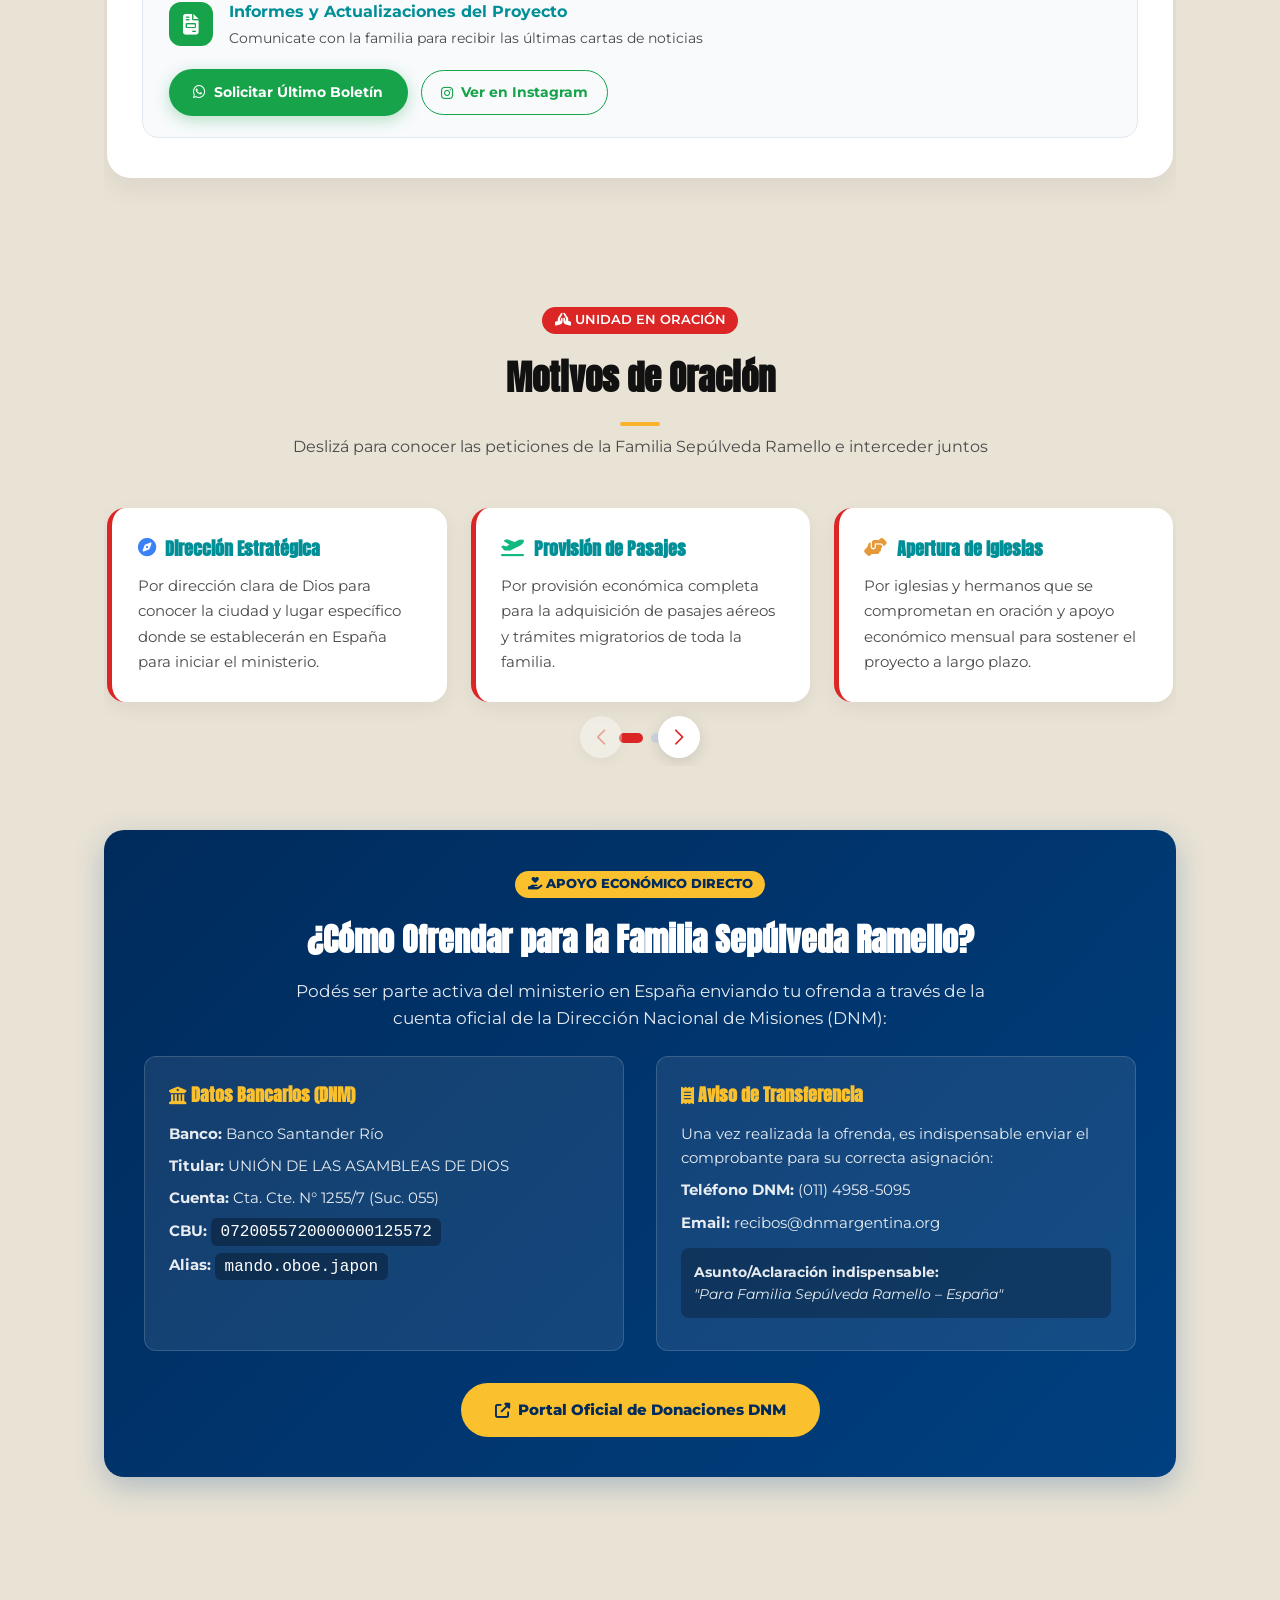
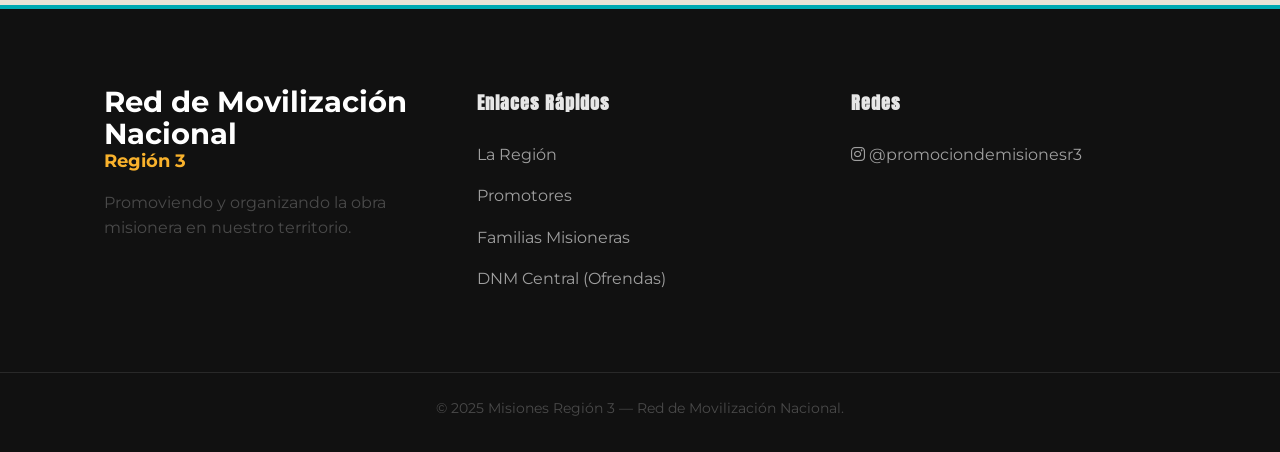
<file: sepulveda-ramello.html>
<!DOCTYPE html>
<html lang="es">
<head>
    <meta charset="utf-8"/>
    <meta content="width=device-width, initial-scale=1.0, viewport-fit=cover" name="viewport"/>
    <title>Familia Sepúlveda Ramello | Misioneros Región 3</title>
    <meta name="description" content="Conocé el ministerio de la Familia Sepúlveda Ramello (Cristian y Érica), sirviendo en España con experiencia transcultural en 5 países."/>
    <link href="estilos.css?v=20261024c" rel="stylesheet"/>
    <link href="https://fonts.googleapis.com/css2?family=Anton&amp;family=Montserrat:wght@300;400;600;700;800&amp;display=swap" rel="stylesheet"/>
    <link href="https://cdnjs.cloudflare.com/ajax/libs/font-awesome/6.4.0/css/all.min.css" rel="stylesheet"/>
    <link href="manifest.json" rel="manifest"/>
    <meta content="#004080" name="theme-color"/>
    <meta content="yes" name="apple-mobile-web-app-capable"/>
    <meta content="black-translucent" name="apple-mobile-web-app-status-bar-style"/>
    <link href="https://cdn.jsdelivr.net/npm/swiper@11/swiper-bundle.min.css" rel="stylesheet"/>
    <style>
        /* --- Barra de navegación superior (efecto franja al scrollear) --- */
        .navbar {
            transition: background-color 0.3s ease, padding 0.3s ease, box-shadow 0.3s ease;
        }
        .navbar.scrolled {
            background-color: rgba(255, 255, 255, 0.98) !important;
            backdrop-filter: blur(12px) !important;
            -webkit-backdrop-filter: blur(12px) !important;
            box-shadow: 0 4px 20px rgba(0, 0, 0, 0.1) !important;
            border-bottom: 1px solid rgba(0, 0, 0, 0.08);
            padding: 0.9rem 5% !important;
        }
        .navbar.scrolled .logo {
            color: #0f172a !important;
        }
        .navbar.scrolled .logo span {
            color: var(--primary-color) !important;
        }
        .navbar.scrolled .nav-item {
            color: #1e293b !important;
            font-weight: 700;
        }
        .navbar.scrolled .nav-item:hover,
        .navbar.scrolled .nav-item.active {
            color: var(--primary-color) !important;
        }
        .navbar.scrolled .mobile-toggle {
            color: #0f172a !important;
        }

        /* --- Donaciones Box --- */
        .donacion-box {
            background: linear-gradient(135deg, #002b5c 0%, #004080 100%);
            color: white;
            border-radius: 20px;
            padding: 2.5rem;
            box-shadow: 0 10px 30px rgba(0,64,128,0.25);
            margin-top: 3.5rem;
        }
        .donacion-grid {
            display: grid;
            grid-template-columns: repeat(auto-fit, minmax(280px, 1fr));
            gap: 2rem;
            margin-top: 1.5rem;
        }
        .donacion-item {
            background: rgba(255,255,255,0.08);
            border: 1px solid rgba(255,255,255,0.15);
            border-radius: 12px;
            padding: 1.5rem;
        }
        .donacion-item h4 {
            color: #fbc02d !important;
            font-size: 1.1rem;
            margin-bottom: 0.8rem;
        }
        .donacion-item p {
            font-size: 0.95rem;
            line-height: 1.6;
            margin: 0 0 0.5rem;
            color: rgba(255,255,255,0.9);
        }
        .donacion-item code {
            background: rgba(0,0,0,0.3);
            padding: 0.3rem 0.6rem;
            border-radius: 6px;
            font-family: monospace;
            color: #fff;
            font-size: 1rem;
        }

        /* --- Estilos específicos para la página de perfil --- */
        .perfil-hero {
            min-height: 60vh;
            display: flex;
            align-items: flex-end;
            justify-content: center;
            position: relative;
            padding-top: 80px;
            padding-bottom: 3rem;
            background: url('assets/images/hero_aristimuno.jpg') center/cover no-repeat;
        }
        .perfil-hero-overlay {
            position: absolute;
            inset: 0;
            background: linear-gradient(to top, rgba(0,20,60,0.95) 0%, rgba(0,20,60,0.65) 60%, rgba(0,20,60,0.4) 100%);
            z-index: 1;
        }
        .perfil-hero-content {
            position: relative;
            z-index: 2;
            text-align: center;
            color: #ffffff !important;
            width: 100%;
            max-width: 800px;
            padding: 0 1.5rem;
        }
        .perfil-hero-badge {
            display: inline-flex;
            align-items: center;
            gap: 0.5rem;
            background: rgba(255,255,255,0.2);
            backdrop-filter: blur(8px);
            border: 1px solid rgba(255,255,255,0.35);
            color: #ffffff !important;
            padding: 0.4rem 1.2rem;
            border-radius: 50px;
            font-size: 0.8rem;
            font-weight: 700;
            letter-spacing: 2px;
            text-transform: uppercase;
            margin-bottom: 1.2rem;
            box-shadow: 0 2px 10px rgba(0,0,0,0.3);
        }
        .perfil-hero-title {
            color: #ffffff !important;
            font-size: clamp(2.5rem, 6vw, 4rem);
            font-weight: 800;
            margin: 0 0 0.5rem;
            line-height: 1.1;
            text-shadow: 0 2px 20px rgba(0,0,0,0.9), 0 4px 30px rgba(0,0,0,0.8);
        }
        .perfil-hero-sub {
            color: #ffffff !important;
            font-size: 1.2rem;
            font-weight: 400;
            opacity: 0.95;
            margin-bottom: 2rem;
            text-shadow: 0 2px 12px rgba(0,0,0,0.9);
        }
        .perfil-hero-actions {
            display: flex;
            gap: 1rem;
            justify-content: center;
            flex-wrap: wrap;
        }

        /* --- Info cards --- */
        .perfil-info-grid {
            display: grid;
            grid-template-columns: repeat(auto-fit, minmax(240px, 1fr));
            gap: 1.5rem;
            margin-bottom: 3rem;
        }
        .perfil-info-card {
            background: white;
            border-radius: 16px;
            padding: 1.8rem 1.5rem;
            box-shadow: 0 4px 20px rgba(0,0,0,0.06);
            display: flex;
            flex-direction: column;
            align-items: flex-start;
            gap: 0.7rem;
            border-top: 4px solid var(--primary-color);
            transition: transform 0.3s ease, box-shadow 0.3s ease;
        }
        .perfil-info-card:hover {
            transform: translateY(-4px);
            box-shadow: 0 10px 30px rgba(0,0,0,0.1);
        }
        .perfil-info-card .card-icon {
            width: 48px;
            height: 48px;
            border-radius: 12px;
            display: flex;
            align-items: center;
            justify-content: center;
            font-size: 1.3rem;
            color: white;
            background: var(--primary-color);
        }
        .perfil-info-card h4 {
            font-size: 0.75rem;
            font-weight: 700;
            text-transform: uppercase;
            letter-spacing: 1.5px;
            color: var(--text-muted);
            margin: 0;
        }
        .perfil-info-card p {
            font-size: 1.05rem;
            font-weight: 600;
            color: var(--primary-dark);
            margin: 0;
            line-height: 1.4;
        }

        /* --- Proyecto highlight --- */
                .proyecto-highlight {
            background: white;
            box-shadow: 0 10px 30px rgba(0,0,0,0.06);
            border-radius: 20px;
            padding: 3.5rem 3rem;
            color: var(--text-dark);
            text-align: center;
            position: relative;
            border-top: 6px solid var(--primary-color);
        }
        .proyecto-icon {
            font-size: 3.5rem;
            margin-bottom: 1.5rem;
        }
        .proyecto-highlight h3 {
            font-size: 2.2rem;
            font-weight: 800;
            color: var(--primary-dark);
            margin-bottom: 1rem;
        }
        .proyecto-highlight p {
            font-size: 1.15rem;
            font-weight: 500;
            line-height: 1.8;
            color: #334155;
            max-width: 700px;
            margin: 0 auto 2.5rem;
        }
        .proyecto-actions {
            display: flex;
            gap: 1rem;
            justify-content: center;
            flex-wrap: wrap;
            position: relative;
            z-index: 1;
        }

        /* --- Video resource --- */
        .recurso-card {
            background: white;
            border-radius: 16px;
            box-shadow: 0 4px 20px rgba(0,0,0,0.06);
            overflow: hidden;
            display: flex;
            flex-direction: column;
            align-items: center;
            padding: 3rem 2rem;
            text-align: center;
        }
        .recurso-play-btn {
            width: 90px;
            height: 90px;
            background: #e53935;
            border-radius: 50%;
            display: flex;
            align-items: center;
            justify-content: center;
            font-size: 2rem;
            color: white;
            margin-bottom: 1.5rem;
            box-shadow: 0 8px 25px rgba(229,57,53,0.35);
            transition: transform 0.3s ease, box-shadow 0.3s ease;
        }
        .recurso-play-btn:hover {
            transform: scale(1.1);
            box-shadow: 0 12px 35px rgba(229,57,53,0.45);
        }

        /* --- Intercesión motivator --- */
        .intercesion-card {
            background: linear-gradient(135deg, #fff8e1 0%, #fff3cd 100%);
            border: 1px solid #ffd54f;
            border-radius: 16px;
            padding: 2.5rem;
            text-align: center;
        }
        .intercesion-card h3 {
            color: var(--primary-dark);
            font-size: 1.6rem;
            margin-bottom: 0.8rem;
        }
        .intercesion-card p {
            color: var(--text-muted);
            font-size: 1rem;
            line-height: 1.7;
            max-width: 600px;
            margin: 0 auto 1.5rem;
        }

        /* --- Carrusel Unificado de Informes / Boletines --- */
        .informes-swiper-container {
            position: relative;
            margin-bottom: 4rem;
        }
        .informesSwiper {
            width: 100%;
            padding: 0.5rem 0.2rem 4.5rem;
        }
        .informesSwiper .swiper-wrapper {
            align-items: stretch;
        }
        .informesSwiper .swiper-slide {
            height: auto;
            display: flex;
            box-sizing: border-box;
        }
        .informe-slide-card {
            width: 100%;
            height: 100%;
            background: white;
            border-radius: 24px;
            padding: 2.5rem 2.2rem;
            box-shadow: 0 8px 30px rgba(0,0,0,0.07);
            border-top: 5px solid #16a34a;
            display: flex;
            flex-direction: column;
            justify-content: space-between;
            gap: 1.8rem;
            box-sizing: border-box;
        }
        .informe-slide-header {
            display: flex;
            flex-direction: column;
            align-items: flex-start;
            gap: 0.6rem;
        }
        .informe-badge-date {
            display: inline-flex;
            align-items: center;
            gap: 0.5rem;
            background: #eaf7ec;
            color: #16a34a;
            font-weight: 800;
            font-size: 0.85rem;
            padding: 0.35rem 1rem;
            border-radius: 20px;
            text-transform: uppercase;
            letter-spacing: 1px;
        }
        .informe-slide-header h3 {
            color: var(--primary-dark);
            font-size: 1.65rem;
            margin: 0;
            line-height: 1.25;
        }
        .informe-slide-header p {
            color: var(--text-muted);
            font-size: 1.05rem;
            line-height: 1.6;
            margin: 0;
        }
        .informe-destacados-grid {
            display: grid;
            grid-template-columns: repeat(auto-fit, minmax(260px, 1fr));
            gap: 1.3rem;
            flex: 1 1 auto;
        }
        .informe-destacado-item {
            background: #f8fafc;
            border-radius: 14px;
            padding: 1.4rem;
            border-left: 4px solid #16a34a;
            display: flex;
            flex-direction: column;
            gap: 0.5rem;
        }
        .informe-destacado-item h4 {
            font-size: 1.05rem;
            color: var(--primary-dark);
            margin: 0;
            display: flex;
            align-items: center;
            gap: 0.5rem;
        }
        .informe-destacado-item p {
            font-size: 0.95rem;
            color: var(--text-muted);
            line-height: 1.6;
            margin: 0;
        }
        .informe-action-bar {
            background: #f8fafc;
            border-radius: 16px;
            padding: 1.3rem 1.6rem;
            display: flex;
            align-items: center;
            justify-content: space-between;
            flex-wrap: wrap;
            gap: 1.2rem;
            border: 1px solid #e2e8f0;
            margin-top: auto;
        }
        .informe-action-info {
            display: flex;
            align-items: center;
            gap: 1rem;
        }
        .informe-action-info .action-icon {
            width: 44px;
            height: 44px;
            border-radius: 12px;
            display: flex;
            align-items: center;
            justify-content: center;
            font-size: 1.3rem;
            color: white;
            background: #16a34a;
            flex-shrink: 0;
        }
        .informe-action-info h5 {
            font-size: 1rem;
            color: var(--primary-dark);
            margin: 0 0 0.2rem;
            font-weight: 700;
        }
        .informe-action-info p {
            font-size: 0.85rem;
            color: var(--text-muted);
            margin: 0;
        }
        .informe-action-btns {
            display: flex;
            gap: 0.8rem;
            flex-wrap: wrap;
            align-items: center;
        }

        /* Swiper Controls Custom */
        .informesSwiper .swiper-button-prev,
        .informesSwiper .swiper-button-next {
            color: #16a34a;
            background: white;
            width: 44px;
            height: 44px;
            border-radius: 50%;
            box-shadow: 0 4px 15px rgba(0,0,0,0.12);
            transition: transform 0.2s ease, background 0.2s ease;
            top: auto;
            bottom: 0.5rem;
        }
        .informesSwiper .swiper-button-prev {
            left: calc(50% - 60px);
        }
        .informesSwiper .swiper-button-next {
            right: calc(50% - 60px);
        }
        .informesSwiper .swiper-button-prev:hover,
        .informesSwiper .swiper-button-next:hover {
            transform: scale(1.08);
            background: #f1f5f9;
        }
        .informesSwiper .swiper-button-prev::after,
        .informesSwiper .swiper-button-next::after {
            font-size: 1rem;
            font-weight: 800;
        }
        .informesSwiper .swiper-pagination {
            bottom: 1rem !important;
        }
        .informesSwiper .swiper-pagination-bullet {
            width: 10px;
            height: 10px;
            background: #cbd5e1;
            opacity: 1;
            transition: all 0.3s ease;
        }
        .informesSwiper .swiper-pagination-bullet-active {
            background: #16a34a !important;
            width: 26px;
            border-radius: 6px;
        }

        /* --- Carrusel de Motivos de Oración --- */
        .oracionSwiper {
            width: 100%;
            padding: 0.5rem 0.2rem 4rem;
        }
        .oracionSwiper .swiper-wrapper {
            align-items: stretch;
        }
        .oracionSwiper .swiper-slide {
            height: auto;
            display: flex;
            box-sizing: border-box;
        }
        .oracion-card-item {
            width: 100%;
            background: white;
            border-radius: 18px;
            padding: 1.8rem 1.6rem;
            box-shadow: 0 6px 20px rgba(0,0,0,0.06);
            border-left: 5px solid #dc2626;
            display: flex;
            flex-direction: column;
            gap: 0.8rem;
            box-sizing: border-box;
            transition: transform 0.3s ease, box-shadow 0.3s ease;
        }
        .oracion-card-item:hover {
            transform: translateY(-4px);
            box-shadow: 0 10px 25px rgba(0,0,0,0.1);
        }
        .oracion-card-item h4 {
            color: var(--primary-dark);
            font-size: 1.15rem;
            margin: 0;
            display: flex;
            align-items: center;
            gap: 0.6rem;
            line-height: 1.3;
        }
        .oracion-card-item p {
            color: var(--text-muted);
            font-size: 0.95rem;
            line-height: 1.65;
            margin: 0;
        }
        .oracionSwiper .swiper-button-prev,
        .oracionSwiper .swiper-button-next {
            color: #dc2626;
            background: white;
            width: 42px;
            height: 42px;
            border-radius: 50%;
            box-shadow: 0 4px 15px rgba(0,0,0,0.12);
            transition: transform 0.2s ease, background 0.2s ease;
            top: auto;
            bottom: 0.5rem;
        }
        .oracionSwiper .swiper-button-prev {
            left: calc(50% - 60px);
        }
        .oracionSwiper .swiper-button-next {
            right: calc(50% - 60px);
        }
        .oracionSwiper .swiper-button-prev:hover,
        .oracionSwiper .swiper-button-next:hover {
            transform: scale(1.08);
            background: #f1f5f9;
        }
        .oracionSwiper .swiper-button-prev::after,
        .oracionSwiper .swiper-button-next::after {
            font-size: 0.95rem;
            font-weight: 800;
        }
        .oracionSwiper .swiper-pagination {
            bottom: 1rem !important;
        }
        .oracionSwiper .swiper-pagination-bullet {
            width: 10px;
            height: 10px;
            background: #cbd5e1;
            opacity: 1;
            transition: all 0.3s ease;
        }
        .oracionSwiper .swiper-pagination-bullet-active {
            background: #dc2626 !important;
            width: 24px;
            border-radius: 6px;
        }

        @media (max-width: 600px) {
            .proyecto-highlight { padding: 2.5rem 1.5rem; }
            .proyecto-highlight h3 { font-size: 1.6rem; }
        }
    </style>
</head>
<body class="page-interna">
    <!-- Navbar -->
    <header class="navbar" id="navbar">
        <a class="logo" href="index.html">Red de Movilización Nacional<br/><span>Región 3</span></a>
        <nav class="nav-links" id="nav-links">
            <a class="nav-item" href="index.html#inicio">Inicio</a>
            <a class="nav-item" href="index.html#misioneros">Familias Misioneras</a>
            <a class="nav-item" href="#boletines">Boletines</a>
            <a class="nav-item" href="#oracion">Oración</a>
            <a class="nav-item" href="#donaciones">Ofrendar</a>
        </nav>
        <button aria-label="Menú" class="mobile-toggle">
            <i class="fas fa-bars"></i>
        </button>
    </header>

    <!-- Hero -->
    <section class="perfil-hero">
        <div class="perfil-hero-overlay"></div>
        <div class="perfil-hero-content reveal">
            <div class="perfil-hero-badge">
                <i class="fas fa-plane-departure"></i> Misioneros Transculturales
            </div>
            <h1 class="perfil-hero-title">Familia Sepúlveda Ramello</h1>
            <p class="perfil-hero-sub">Europa · Con un llamado a la iglesia española</p>
            <div class="perfil-hero-actions">
                <a class="btn-unified" href="#boletines" style="background: #16a34a; color: white; border: none; padding: 0.8rem 1.8rem; border-radius: 30px; font-weight: bold; text-decoration: none; display: inline-flex; align-items: center; gap: 0.5rem; box-shadow: 0 5px 15px rgba(0,0,0,0.3);">
                    <i class="fas fa-file-alt"></i> Ver Boletines
                </a>
                <a class="btn-unified" href="#oracion" style="background: rgba(255,255,255,0.2); backdrop-filter: blur(8px); border: 1px solid white; color: white; padding: 0.8rem 1.8rem; border-radius: 30px; font-weight: bold; text-decoration: none; display: inline-flex; align-items: center; gap: 0.5rem;">
                    <i class="fas fa-hands-praying"></i> Motivos de Oración
                </a>
                <a class="btn-unified" href="#donaciones" style="background: #e6993a; color: white; border: none; padding: 0.8rem 1.8rem; border-radius: 30px; font-weight: bold; text-decoration: none; display: inline-flex; align-items: center; gap: 0.5rem; box-shadow: 0 5px 15px rgba(0,0,0,0.3);">
                    <i class="fas fa-hand-holding-heart"></i> Ofrendar
                </a>
            </div>
        </div>
    </section>

    <!-- Contenido Principal -->
    <main class="section bg-light" style="padding: 4rem 0;">
        <div class="container">

            <!-- Info rápida -->
            <div class="perfil-info-grid reveal">
                <div class="perfil-info-card">
                    <div class="card-icon"><i class="fas fa-globe-europe"></i></div>
                    <h4>Campo de servicio</h4>
                    <p>España — Europa</p>
                </div>
                <div class="perfil-info-card" style="border-color: #e6993a;">
                    <div class="card-icon" style="background: #e6993a;"><i class="fas fa-passport"></i></div>
                    <h4>Experiencia</h4>
                    <p>Sirvieron en 5 países (Etiopía como principal)</p>
                </div>
                <div class="perfil-info-card" style="border-color: #dc2626;">
                    <div class="card-icon" style="background: #dc2626;"><i class="fas fa-church"></i></div>
                    <h4>Visión</h4>
                    <p>Evangelización, pastoreo y educación cristiana</p>
                </div>
                <div class="perfil-info-card" style="border-color: #16a34a;">
                    <div class="card-icon" style="background: #16a34a;"><i class="fas fa-users"></i></div>
                    <h4>Familia</h4>
                    <p>Cristian, Érica, Estefanía, Angeline y Tiziana</p>
                </div>
            </div>

            <!-- Sección Unificada: Boletines e Informes desde el Campo -->
            <section id="boletines" class="detalle-bloque reveal informes-swiper-container">
                <span id="reportes" style="position: absolute; top: -80px;"></span>
                <div class="section-header text-center" style="margin-bottom: 2.5rem;">
                    <span class="tag" style="background: #16a34a; color: white; margin-bottom: 1rem;">
                        <i class="fas fa-newspaper"></i> INFORMES DESDE EL CAMPO
                    </span>
                    <h2>Proyecto Misionero &amp; Boletines</h2>
                    <p>Novedades y visión de la labor misionera en formato condensado. Deslizá para ver los detalles.</p>
                </div>

                <!-- Swiper de Informes Mensuales -->
                <div class="swiper informesSwiper">
                    <div class="swiper-wrapper">
                        <!-- Slide 1: Visión España -->
                        <div class="swiper-slide">
                            <div class="informe-slide-card">
                                <div class="informe-slide-header">
                                    <span class="informe-badge-date">
                                        <i class="far fa-calendar-check"></i> Proyecto España · Llamado Vigente
                                    </span>
                                    <h3>España: Un Nuevo Impulso Evangelístico</h3>
                                    <p>Después de haber servido en 5 países (siendo Etiopía donde más permanecieron), Dios llamó a Cristian y Érica para unir sus esfuerzos a la iglesia española, alcanzando tanto a la comunidad local como a los miles de inmigrantes que llegan al territorio.</p>
                                </div>

                                <div class="informe-destacados-grid">
                                    <div class="informe-destacado-item">
                                        <h4><i class="fas fa-church" style="color: #3b82f6;"></i> Ministerio Pastoral</h4>
                                        <p>Adaptación inicial junto a pastores locales e involucramiento en la actividad pastoral, ya sea estableciendo una nueva congregación o pastoreando una existente.</p>
                                    </div>
                                    <div class="informe-destacado-item">
                                        <h4><i class="fas fa-globe-africa" style="color: #e6993a;"></i> Inmigración Africana</h4>
                                        <p>Herramientas de transculturalidad ganadas en África para acercar el amor de Cristo a inmigrantes de África subsahariana y diferentes nacionalidades.</p>
                                    </div>
                                    <div class="informe-destacado-item">
                                        <h4><i class="fas fa-book-open" style="color: #10b981;"></i> Educación Teológica</h4>
                                        <p>Capacitación y formación ministerial en institutos bíblicos para equipar a los nuevos obreros que Dios está levantando en España.</p>
                                    </div>
                                </div>

                                <!-- Barra de Descarga / Solicitud del Boletín Oficial -->
                                <div class="informe-action-bar">
                                    <div class="informe-action-info">
                                        <div class="action-icon"><i class="fas fa-file-invoice"></i></div>
                                        <div>
                                            <h5>Informes y Actualizaciones del Proyecto</h5>
                                            <p>Comunicate con la familia para recibir las últimas cartas de noticias</p>
                                        </div>
                                    </div>
                                    <div class="informe-action-btns">
                                        <a href="https://wa.me/5493516169210" target="_blank" class="btn-unified" style="background: #16a34a; color: white; padding: 0.65rem 1.4rem; border-radius: 30px; font-weight: 700; font-size: 0.9rem; text-decoration: none; display: inline-flex; align-items: center; gap: 0.5rem; box-shadow: 0 4px 15px rgba(22,163,74,0.3);">
                                            <i class="fab fa-whatsapp"></i> Solicitar Último Boletín
                                        </a>
                                        <a href="https://www.instagram.com/p/DV4CXrMiRmr/?img_index=1" target="_blank" class="btn-unified btn-unified-outline" style="border: 1px solid #16a34a; color: #16a34a; padding: 0.65rem 1.2rem; border-radius: 30px; font-weight: 700; font-size: 0.88rem; text-decoration: none; display: inline-flex; align-items: center; gap: 0.5rem;">
                                            <i class="fab fa-instagram"></i> Ver en Instagram
                                        </a>
                                    </div>
                                </div>
                            </div>
                        </div>
                    </div>

                    <!-- Controles Swiper -->
                    <div class="swiper-pagination"></div>
                    <div class="swiper-button-prev" title="Informe anterior"></div>
                    <div class="swiper-button-next" title="Informe siguiente"></div>
                </div>
            </section>

            <!-- Motivos de Oración en Carrusel -->
            <div id="oracion" class="detalle-bloque reveal" style="margin-bottom: 4rem;">
                <div class="section-header text-center" style="margin-bottom: 2rem;">
                    <span class="tag" style="background: #dc2626; color: white; margin-bottom: 1rem;">
                        <i class="fas fa-hands-praying"></i> UNIDAD EN ORACIÓN
                    </span>
                    <h2>Motivos de Oración</h2>
                    <p>Deslizá para conocer las peticiones de la Familia Sepúlveda Ramello e interceder juntos</p>
                </div>

                <div class="swiper oracionSwiper">
                    <div class="swiper-wrapper">
                        <div class="swiper-slide">
                            <div class="oracion-card-item">
                                <h4><i class="fas fa-compass" style="color: #3b82f6;"></i> Dirección Estratégica</h4>
                                <p>Por dirección clara de Dios para conocer la ciudad y lugar específico donde se establecerán en España para iniciar el ministerio.</p>
                            </div>
                        </div>
                        <div class="swiper-slide">
                            <div class="oracion-card-item">
                                <h4><i class="fas fa-plane-departure" style="color: #10b981;"></i> Provisión de Pasajes</h4>
                                <p>Por provisión económica completa para la adquisición de pasajes aéreos y trámites migratorios de toda la familia.</p>
                            </div>
                        </div>
                        <div class="swiper-slide">
                            <div class="oracion-card-item">
                                <h4><i class="fas fa-handshake-angle" style="color: #e6993a;"></i> Apertura de Iglesias</h4>
                                <p>Por iglesias y hermanos que se comprometan en oración y apoyo económico mensual para sostener el proyecto a largo plazo.</p>
                            </div>
                        </div>
                        <div class="swiper-slide">
                            <div class="oracion-card-item">
                                <h4><i class="fas fa-users" style="color: #8b5cf6;"></i> Protección y Familia</h4>
                                <p>Por Cristian, Érica, Estefanía, Angeline y Tiziana: cobertura espiritual, salud y paz en este tiempo de transición ministerial.</p>
                            </div>
                        </div>
                    </div>
                    <div class="swiper-pagination"></div>
                    <div class="swiper-button-prev" title="Anterior"></div>
                    <div class="swiper-button-next" title="Siguiente"></div>
                </div>
            </div>

            <!-- Cómo Ofrendar / Donaciones (Siempre al final antes del footer) -->
            <div id="donaciones" class="donacion-box reveal" style="margin-bottom: 4rem;">
                <div style="text-align: center; max-width: 700px; margin: 0 auto;">
                    <span class="tag" style="background: #fbc02d; color: #002b5c; font-weight: 800; margin-bottom: 1rem;">
                        <i class="fas fa-hand-holding-heart"></i> APOYO ECONÓMICO DIRECTO
                    </span>
                    <h3 style="color: white; font-size: 2rem; margin-bottom: 0.8rem;">¿Cómo Ofrendar para la Familia Sepúlveda Ramello?</h3>
                    <p style="color: rgba(255,255,255,0.9); font-size: 1.05rem; line-height: 1.6;">
                        Podés ser parte activa del ministerio en España enviando tu ofrenda a través de la cuenta oficial de la Dirección Nacional de Misiones (DNM):
                    </p>
                </div>

                <div class="donacion-grid">
                    <div class="donacion-item">
                        <h4><i class="fas fa-university"></i> Datos Bancarios (DNM)</h4>
                        <p><strong>Banco:</strong> Banco Santander Río</p>
                        <p><strong>Titular:</strong> UNIÓN DE LAS ASAMBLEAS DE DIOS</p>
                        <p><strong>Cuenta:</strong> Cta. Cte. N° 1255/7 (Suc. 055)</p>
                        <p><strong>CBU:</strong> <code>0720055720000000125572</code></p>
                        <p><strong>Alias:</strong> <code>mando.oboe.japon</code></p>
                    </div>

                    <div class="donacion-item">
                        <h4><i class="fas fa-receipt"></i> Aviso de Transferencia</h4>
                        <p>Una vez realizada la ofrenda, es indispensable enviar el comprobante para su correcta asignación:</p>
                        <p><strong>Teléfono DNM:</strong> (011) 4958-5095</p>
                        <p><strong>Email:</strong> recibos@dnmargentina.org</p>
                        <p style="margin-top: 0.8rem; background: rgba(0,0,0,0.25); padding: 0.8rem; border-radius: 8px; font-size: 0.88rem;">
                            <strong>Asunto/Aclaración indispensable:</strong><br/>
                            <em>"Para Familia Sepúlveda Ramello – España"</em>
                        </p>
                    </div>
                </div>
                <div style="text-align: center; margin-top: 2rem;">
                    <a class="btn-unified" href="https://dnmargentina.org/page/donaciones-ofrendas" style="background: #fbc02d; color: #002b5c; font-weight: 800; padding: 0.8rem 2rem; border-radius: 30px; text-decoration: none; display: inline-flex; align-items: center; gap: 0.5rem;" target="_blank">
                        <i class="fas fa-external-link-alt"></i> Portal Oficial de Donaciones DNM
                    </a>
                </div>
            </div>

        </div>
    </main>

    <!-- Footer -->
    <footer class="footer" id="contacto">
        <div class="container footer-grid reveal">
            <div class="footer-info">
                <a class="footer-logo" href="index.html">Red de Movilización Nacional<span>Región 3</span></a>
                <p>Promoviendo y organizando la obra misionera en nuestro territorio.</p>
            </div>
            <div class="footer-links">
                <h4>Enlaces Rápidos</h4>
                <ul>
                    <li><a href="index.html#region">La Región</a></li>
                    <li><a href="index.html#promotores">Promotores</a></li>
                    <li><a href="index.html#misioneros">Familias Misioneras</a></li>
                    <li><a href="https://dnmargentina.org/page/donaciones-ofrendas" target="_blank">DNM Central (Ofrendas)</a></li>
                </ul>
            </div>
            <div class="footer-social">
                <h4>Redes</h4>
                <a href="https://www.instagram.com/promociondemisionesr3/" target="_blank">
                    <i class="fab fa-instagram"></i> @promociondemisionesr3
                </a>
            </div>
        </div>
        <div class="footer-bottom">
            <p>© 2025 Misiones Región 3 — Red de Movilización Nacional.</p>
        </div>
    </footer>

    <script src="script.js?v=20261024c"></script>
    <script src="https://cdn.jsdelivr.net/npm/swiper@11/swiper-bundle.min.js"></script>
    <script>
        document.addEventListener('DOMContentLoaded', () => {
            // Inicializar Swiper de Informes Mensuales
            if (document.querySelector('.informesSwiper')) {
                new Swiper('.informesSwiper', {
                    slidesPerView: 1,
                    spaceBetween: 24,
                    autoHeight: false,
                    pagination: {
                        el: '.informesSwiper .swiper-pagination',
                        clickable: true
                    },
                    navigation: {
                        nextEl: '.informesSwiper .swiper-button-next',
                        prevEl: '.informesSwiper .swiper-button-prev'
                    }
                });
            }

            // Inicializar Swiper de Motivos de Oración
            if (document.querySelector('.oracionSwiper')) {
                new Swiper('.oracionSwiper', {
                    slidesPerView: 1,
                    spaceBetween: 20,
                    pagination: {
                        el: '.oracionSwiper .swiper-pagination',
                        clickable: true
                    },
                    navigation: {
                        nextEl: '.oracionSwiper .swiper-button-next',
                        prevEl: '.oracionSwiper .swiper-button-prev'
                    },
                    breakpoints: {
                        640:  { slidesPerView: 2, spaceBetween: 20 },
                        1024: { slidesPerView: 3, spaceBetween: 24 }
                    }
                });
            }

            // Franja en navbar al scrollear
            const navbar = document.getElementById('navbar');
            if (navbar) {
                const updateNavbar = () => {
                    navbar.classList.toggle('scrolled', window.scrollY > 25);
                };
                window.addEventListener('scroll', updateNavbar, { passive: true });
                updateNavbar();
            }
        });
    </script>
</body>
</html>
</file>
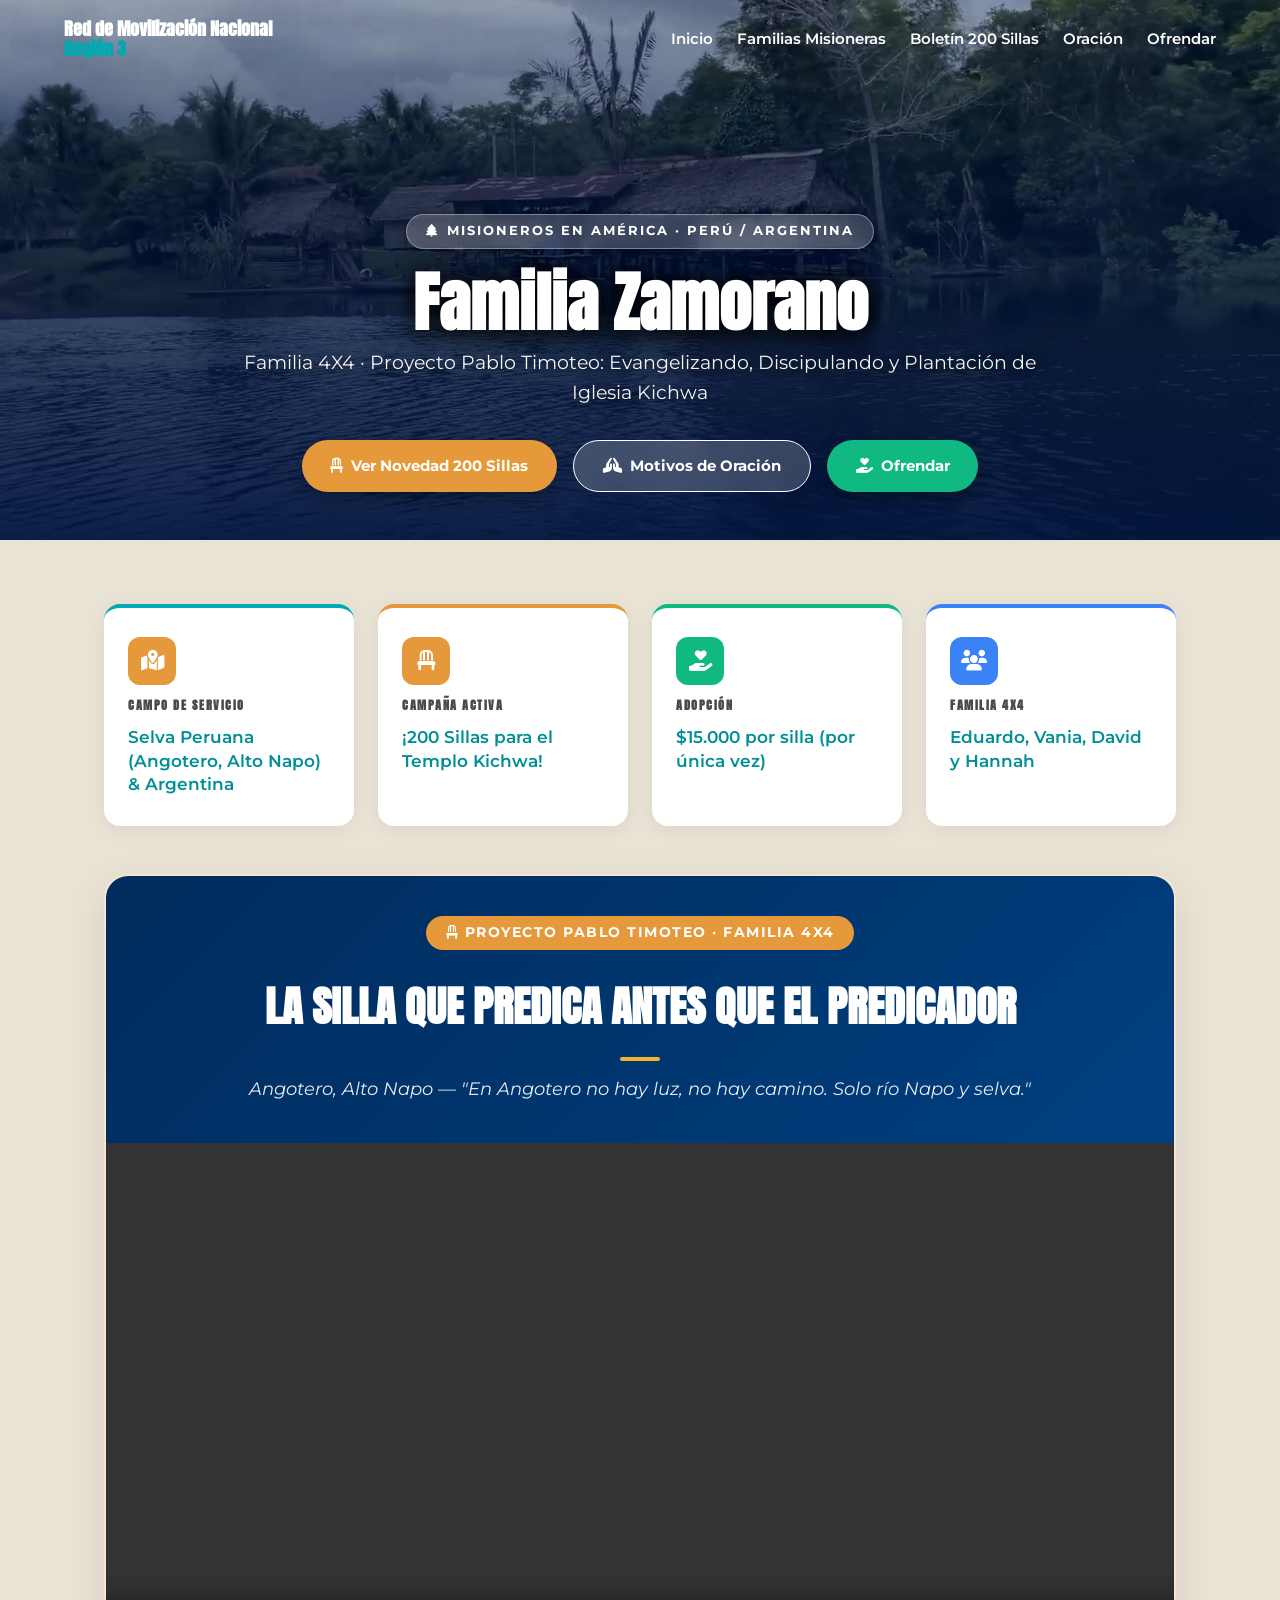
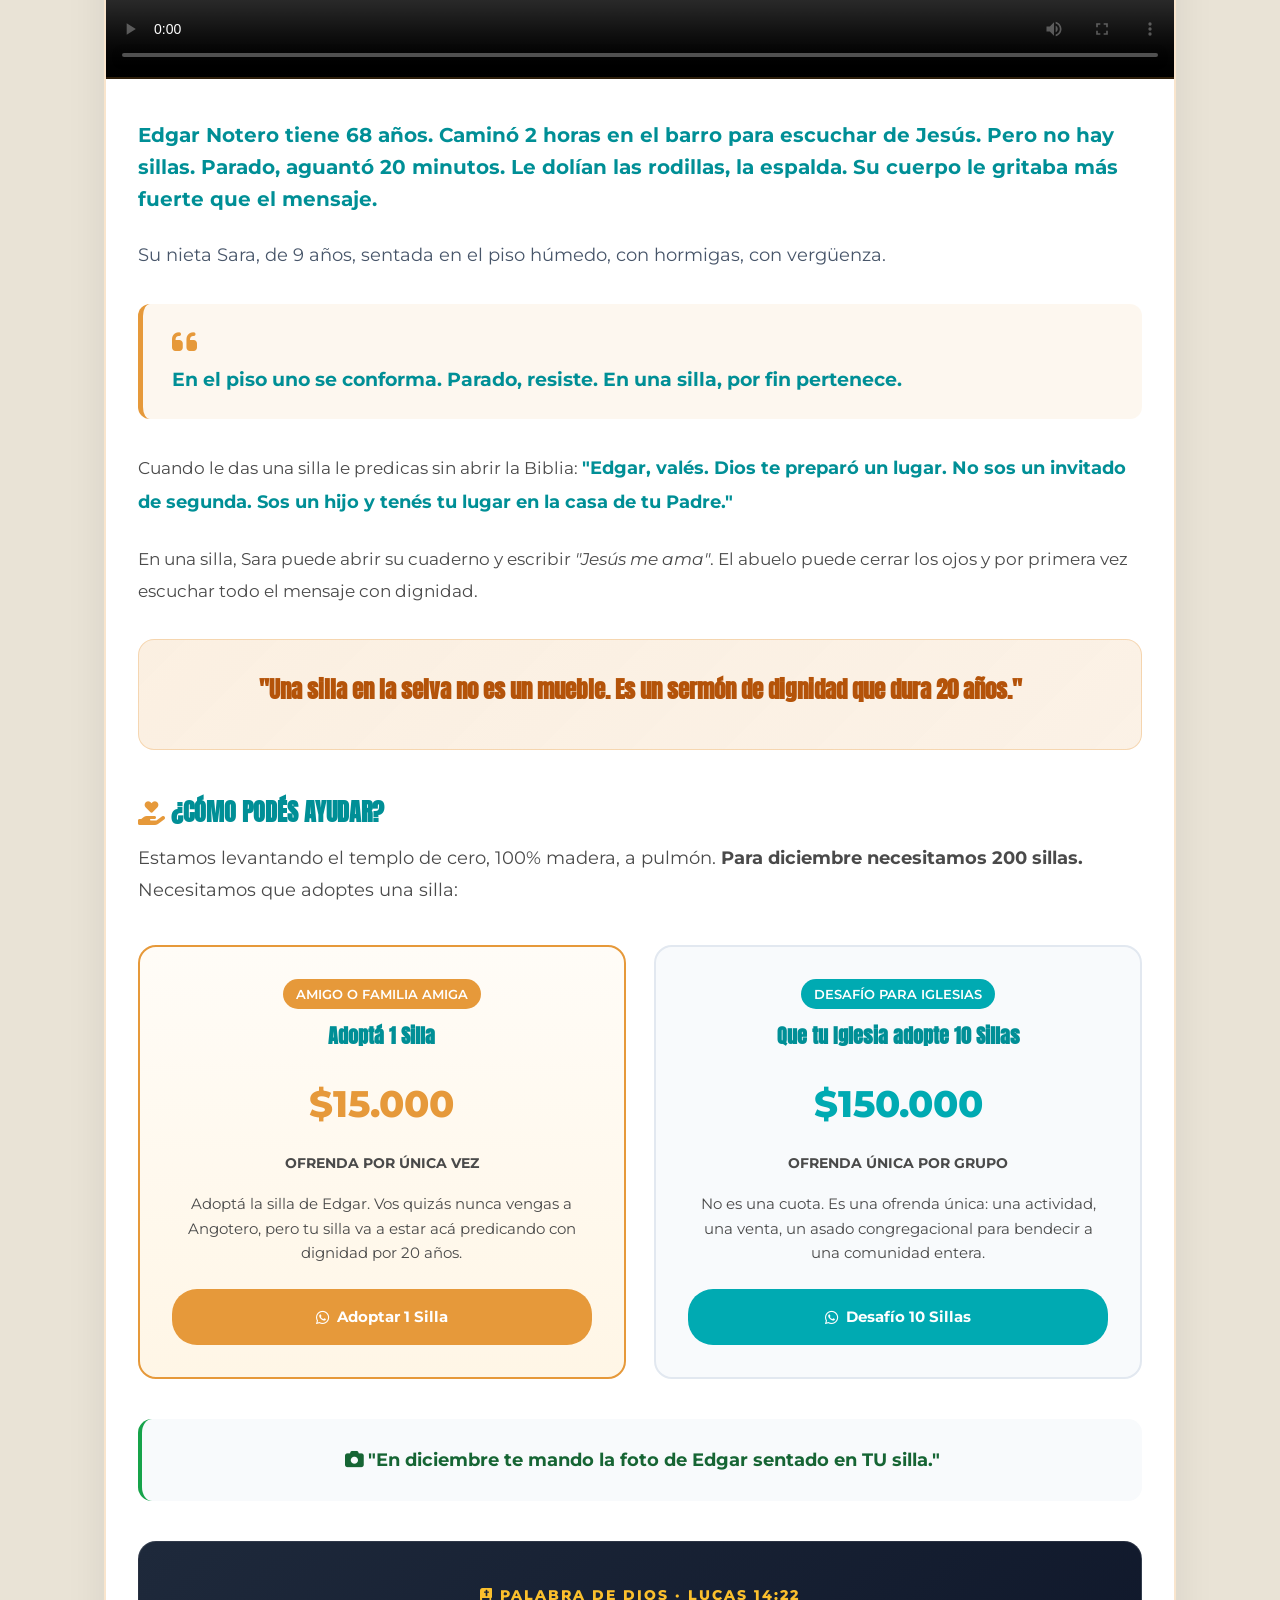
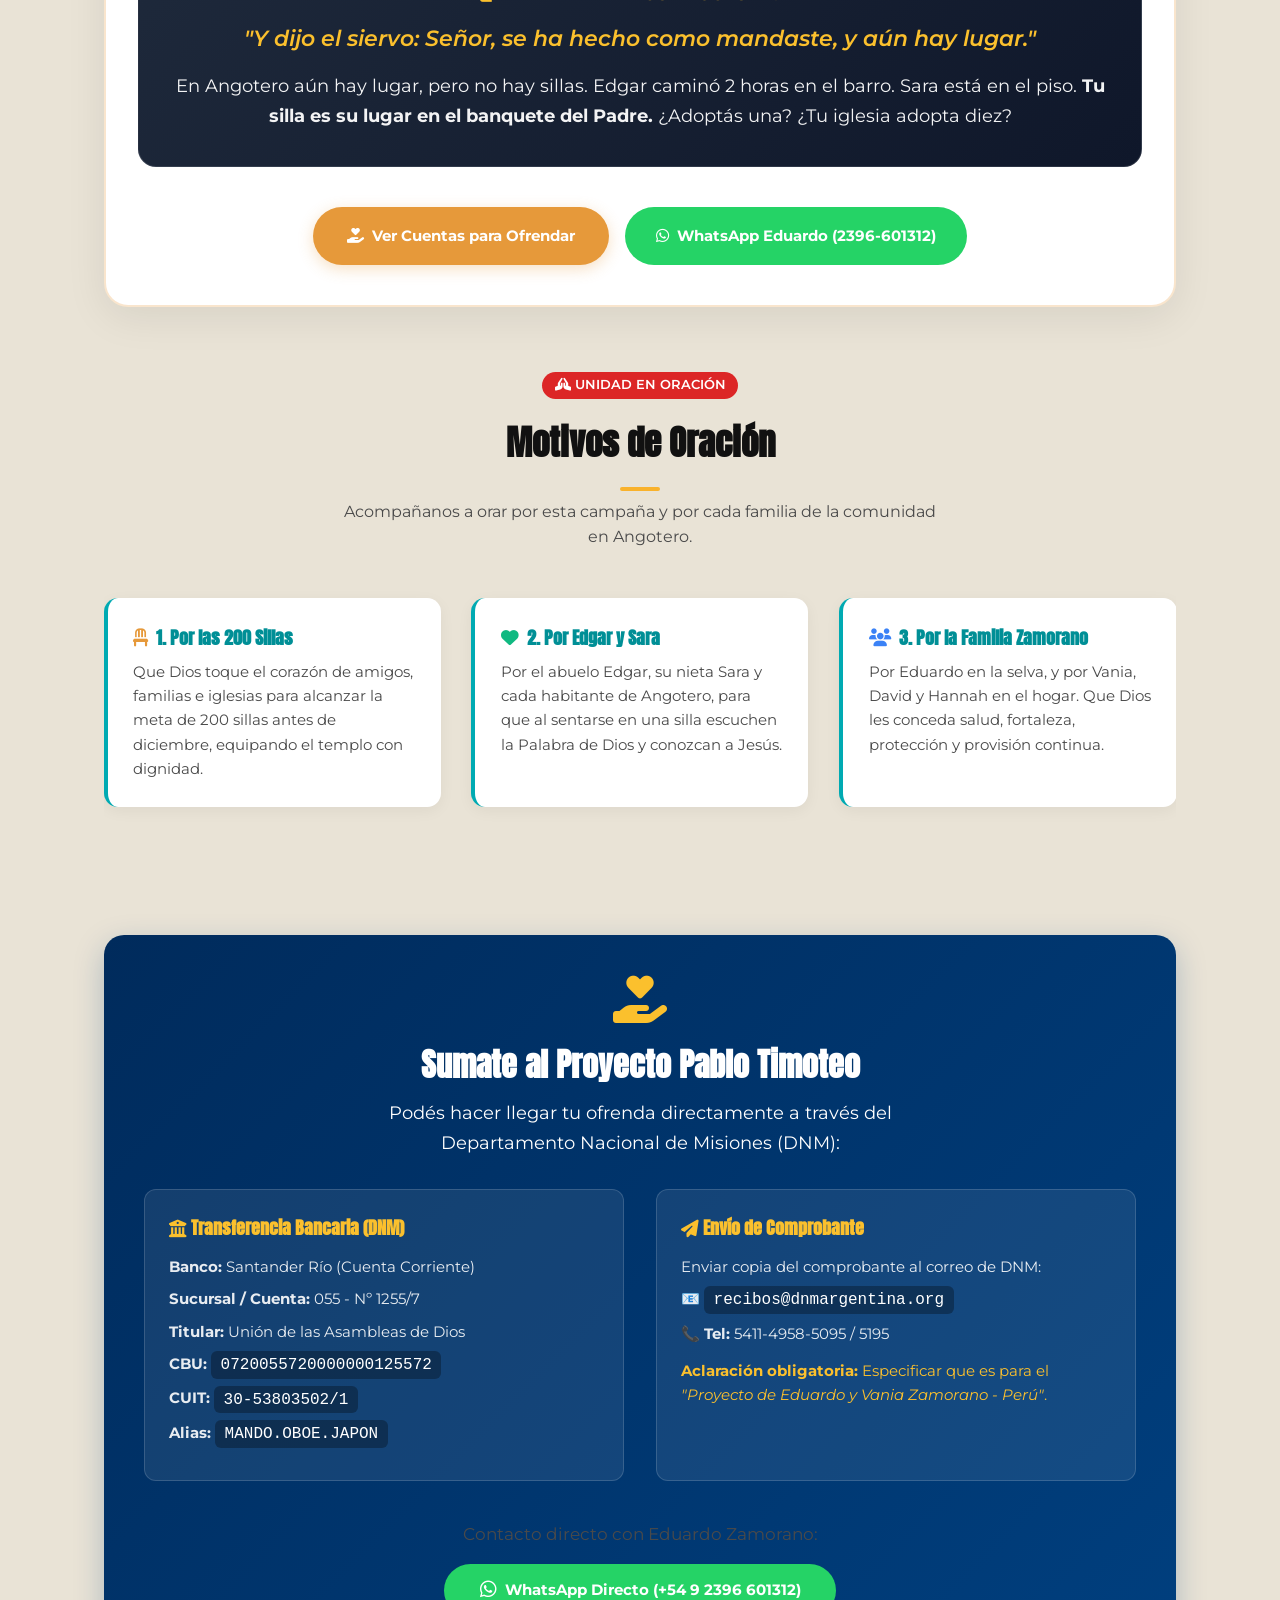
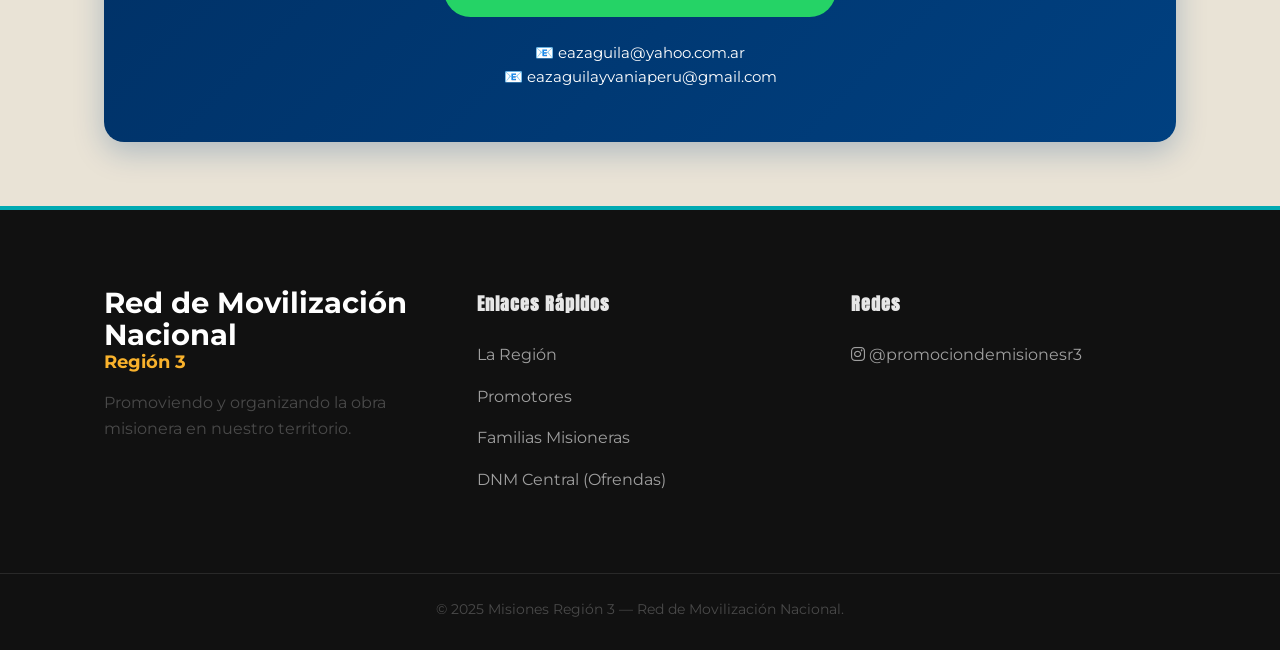
<file: zamorano-detalle.html>
<!DOCTYPE html>

<html lang="es">
<head>
<meta charset="utf-8"/>
<meta content="width=device-width, initial-scale=1.0, viewport-fit=cover" name="viewport"/>
<title>Familia Zamorano | Misiones Región 3</title>
<meta content="Conocé el informe, proyectos y carta de oración de la Familia Zamorano (Familia 4X4) sirviendo en el pueblo Kichwa en Perú con el Proyecto Pablo Timoteo." name="description"/>
<link href="estilos.css?v=20261024c" rel="stylesheet"/>
<link href="https://fonts.googleapis.com/css2?family=Anton&amp;family=Montserrat:wght@300;400;600;700;800&amp;display=swap" rel="stylesheet"/>
<link href="https://cdnjs.cloudflare.com/ajax/libs/font-awesome/6.4.0/css/all.min.css" rel="stylesheet"/>
<link href="manifest.json" rel="manifest"/>
<meta content="#004080" name="theme-color"/>
<meta content="yes" name="apple-mobile-web-app-capable"/>
<meta content="black-translucent" name="apple-mobile-web-app-status-bar-style"/>
<style>
        /* --- Barra de navegación superior (efecto franja al scrollear) --- */
        .navbar {
            transition: background-color 0.3s ease, padding 0.3s ease, box-shadow 0.3s ease;
        }
        .navbar.scrolled {
            background-color: rgba(255, 255, 255, 0.98) !important;
            backdrop-filter: blur(12px) !important;
            -webkit-backdrop-filter: blur(12px) !important;
            box-shadow: 0 4px 20px rgba(0, 0, 0, 0.1) !important;
            border-bottom: 1px solid rgba(0, 0, 0, 0.08);
            padding: 0.9rem 5% !important;
        }
        .navbar.scrolled .logo {
            color: #0f172a !important;
        }
        .navbar.scrolled .logo span {
            color: var(--primary-color) !important;
        }
        .navbar.scrolled .nav-item {
            color: #1e293b !important;
            font-weight: 700;
        }
        .navbar.scrolled .nav-item:hover,
        .navbar.scrolled .nav-item.active {
            color: var(--primary-color) !important;
        }
        .navbar.scrolled .mobile-toggle {
            color: #0f172a !important;
        }

        /* --- Estilos específicos para la página de Familia Zamorano --- */
        .perfil-hero {
            min-height: 60vh;
            display: flex;
            align-items: flex-end;
            justify-content: center;
            position: relative;
            padding-top: 80px;
            padding-bottom: 3rem;
            background: url('assets/images/frame_napo_60.png') center/cover no-repeat;
        }
        .perfil-hero-overlay {
            position: absolute;
            inset: 0;
            background: linear-gradient(to top, rgba(0,20,60,0.95) 0%, rgba(0,20,60,0.65) 60%, rgba(0,20,60,0.4) 100%);
            z-index: 1;
        }
        .perfil-hero-content {
            position: relative;
            z-index: 2;
            text-align: center;
            color: #ffffff !important;
            width: 100%;
            max-width: 850px;
            padding: 0 1.5rem;
        }
        .perfil-hero-badge {
            display: inline-flex;
            align-items: center;
            gap: 0.5rem;
            background: rgba(255,255,255,0.2);
            backdrop-filter: blur(8px);
            border: 1px solid rgba(255,255,255,0.35);
            color: #ffffff !important;
            padding: 0.4rem 1.2rem;
            border-radius: 50px;
            font-size: 0.8rem;
            font-weight: 700;
            letter-spacing: 2px;
            text-transform: uppercase;
            margin-bottom: 1.2rem;
            box-shadow: 0 2px 10px rgba(0,0,0,0.3);
        }
        .perfil-hero-title {
            color: #ffffff !important;
            font-size: clamp(2.5rem, 6vw, 4rem);
            font-weight: 800;
            margin: 0 0 0.5rem;
            line-height: 1.1;
            text-shadow: 0 2px 20px rgba(0,0,0,0.9), 0 4px 30px rgba(0,0,0,0.8);
        }
        .perfil-hero-sub {
            color: #ffffff !important;
            font-size: 1.2rem;
            font-weight: 400;
            opacity: 0.95;
            margin-bottom: 2rem;
            text-shadow: 0 2px 12px rgba(0,0,0,0.9);
        }
        .perfil-hero-actions {
            display: flex;
            gap: 1rem;
            justify-content: center;
            flex-wrap: wrap;
        }

        /* --- Info cards --- */
        .perfil-info-grid {
            display: grid;
            grid-template-columns: repeat(auto-fit, minmax(240px, 1fr));
            gap: 1.5rem;
            margin-bottom: 3rem;
        }
        .perfil-info-card {
            background: white;
            border-radius: 16px;
            padding: 1.8rem 1.5rem;
            box-shadow: 0 4px 20px rgba(0,0,0,0.06);
            display: flex;
            flex-direction: column;
            align-items: flex-start;
            gap: 0.7rem;
            border-top: 4px solid var(--primary-color);
            transition: transform 0.3s ease, box-shadow 0.3s ease;
        }
        .perfil-info-card:hover {
            transform: translateY(-4px);
            box-shadow: 0 10px 30px rgba(0,0,0,0.1);
        }
        .perfil-info-card .card-icon {
            width: 48px;
            height: 48px;
            border-radius: 12px;
            display: flex;
            align-items: center;
            justify-content: center;
            font-size: 1.3rem;
            color: white;
            background: var(--primary-color);
        }
        .perfil-info-card h4 {
            font-size: 0.75rem;
            font-weight: 700;
            text-transform: uppercase;
            letter-spacing: 1.5px;
            color: var(--text-muted);
            margin: 0;
        }
        .perfil-info-card p {
            font-size: 1.05rem;
            font-weight: 600;
            color: var(--primary-dark);
            margin: 0;
            line-height: 1.4;
        }

        /* --- Video Section --- */
        .video-container-card {
            background: white;
            border-radius: 20px;
            box-shadow: 0 10px 35px rgba(0,0,0,0.08);
            overflow: hidden;
            max-width: 900px;
            margin: 0 auto;
            border: 1px solid rgba(0,0,0,0.05);
        }
        .video-wrapper {
            position: relative;
            width: 100%;
            background: #000;
            display: flex;
            justify-content: center;
            align-items: center;
        }
        .video-wrapper video {
            width: 100%;
            max-height: 520px;
            display: block;
            object-fit: contain;
        }
        .video-details-body {
            padding: 2rem;
        }

        /* --- Report Block --- */
        .reporte-box {
            background: linear-gradient(135deg, #ffffff 0%, #f4f7f8 100%);
            border-left: 5px solid #e6993a;
            border-radius: 12px;
            padding: 2.2rem;
            box-shadow: 0 5px 20px rgba(0,0,0,0.04);
            margin-bottom: 2rem;
        }

        /* --- Banner Milagro --- */
        .milagro-banner {
            background: linear-gradient(135deg, #e6993a 0%, #d97706 100%);
            color: white;
            border-radius: 16px;
            padding: 2rem;
            text-align: center;
            margin-bottom: 2rem;
            box-shadow: 0 8px 25px rgba(230,153,58,0.3);
        }
        .milagro-banner h3 {
            font-size: 1.8rem;
            font-weight: 800;
            margin-bottom: 0.5rem;
            color: white !important;
        }
        .milagro-banner p {
            font-size: 1.1rem;
            opacity: 0.95;
            margin: 0;
        }

        /* --- Motivos de Oración --- */
        .oracion-grid {
            display: flex;
            flex-wrap: wrap;
            justify-content: center;
            gap: 1.5rem;
            margin-top: 1.5rem;
        }
        
        /* Swiper Fixes para tarjetas de igual altura */
        .oracionSwiper .swiper-slide {
            height: auto !important;
        }
        .oracionSwiper .oracion-card {
            height: 100%;
            display: flex;
            flex-direction: column;
        }
        .oracion-card {
            flex: 1 1 320px;
            max-width: 450px;
            background: white;
            border-radius: 14px;
            padding: 1.6rem;
            box-shadow: 0 4px 15px rgba(0,0,0,0.05);
            border-left: 4px solid var(--primary-color);
        }
        .oracion-card h4 {
            color: var(--primary-dark);
            font-size: 1.1rem;
            margin-bottom: 0.5rem;
            display: flex;
            align-items: center;
            gap: 0.5rem;
        }
        .oracion-card p {
            color: var(--text-muted);
            font-size: 0.95rem;
            line-height: 1.6;
            margin: 0;
        }

        /* --- Donaciones Box --- */
        .donacion-box {
            background: linear-gradient(135deg, #002b5c 0%, #004080 100%);
            color: white;
            border-radius: 20px;
            padding: 2.5rem;
            box-shadow: 0 10px 30px rgba(0,64,128,0.25);
            margin-top: 3rem;
        }
        .donacion-grid {
            display: grid;
            grid-template-columns: repeat(auto-fit, minmax(280px, 1fr));
            gap: 2rem;
            margin-top: 1.5rem;
        }
        .donacion-item {
            background: rgba(255,255,255,0.08);
            border: 1px solid rgba(255,255,255,0.15);
            border-radius: 12px;
            padding: 1.5rem;
        }
        .donacion-item h4 {
            color: #fbc02d !important;
            font-size: 1.1rem;
            margin-bottom: 0.8rem;
        }
        .donacion-item p {
            font-size: 0.95rem;
            line-height: 1.6;
            margin: 0 0 0.5rem;
            color: rgba(255,255,255,0.9);
        }
        .donacion-item code {
            background: rgba(0,0,0,0.3);
            padding: 0.3rem 0.6rem;
            border-radius: 6px;
            font-family: monospace;
            color: #fff;
            font-size: 1rem;
        }

        /* --- Campaña 200 Sillas --- */
        .campana-sillas-container {
            background: white;
            border-radius: 24px;
            box-shadow: 0 10px 40px rgba(0,0,0,0.08);
            border: 2px solid rgba(230,153,58,0.25);
            overflow: hidden;
            margin-bottom: 3.5rem;
        }
        .campana-sillas-header {
            background: linear-gradient(135deg, #002b5c 0%, #004080 100%);
            color: white;
            padding: 2.5rem 2rem;
            text-align: center;
            position: relative;
        }
        .campana-sillas-header h2 {
            color: white !important;
            font-size: clamp(1.8rem, 4vw, 2.6rem);
            margin: 0.5rem 0 0.8rem;
            font-weight: 800;
        }
        .campana-sillas-header p {
            color: rgba(255,255,255,0.9);
            font-size: 1.15rem;
            margin: 0;
            font-style: italic;
        }
        .campana-narrativa {
            padding: 2.5rem 2rem;
            color: var(--text-dark);
            font-size: 1.08rem;
            line-height: 1.85;
        }
        .sillas-historia-lead {
            font-size: 1.25rem;
            font-weight: 700;
            color: var(--primary-dark);
            margin-bottom: 1.5rem;
            line-height: 1.6;
        }
        .sillas-destacado-cita {
            background: rgba(230,153,58,0.08);
            border-left: 5px solid #e6993a;
            border-radius: 12px;
            padding: 1.5rem 1.8rem;
            margin: 2rem 0;
            font-size: 1.2rem;
            font-weight: 700;
            color: var(--primary-dark);
            line-height: 1.6;
        }
        .sillas-opciones-grid {
            display: grid;
            grid-template-columns: repeat(auto-fit, minmax(280px, 1fr));
            gap: 1.8rem;
            margin: 2.5rem 0;
        }
        .silla-card-opcion {
            background: #f8fafc;
            border-radius: 18px;
            padding: 2rem;
            border: 2px solid #e2e8f0;
            transition: all 0.3s ease;
            display: flex;
            flex-direction: column;
            text-align: center;
        }
        .silla-card-opcion:hover {
            border-color: #e6993a;
            transform: translateY(-5px);
            box-shadow: 0 10px 30px rgba(230,153,58,0.15);
        }
        .silla-card-opcion.destacada {
            background: linear-gradient(180deg, #fffcf7 0%, #fff6e6 100%);
            border-color: #e6993a;
        }
        .silla-precio {
            font-size: 2.3rem;
            font-weight: 800;
            color: #e6993a;
            margin: 0.8rem 0;
        }
        .sillas-biblia-card {
            background: linear-gradient(135deg, #1e293b 0%, #0f172a 100%);
            color: white;
            border-radius: 18px;
            padding: 2.2rem;
            margin: 2.5rem 0;
            text-align: center;
            border: 1px solid rgba(255,255,255,0.1);
        }
        .sillas-biblia-card blockquote {
            font-size: 1.35rem;
            font-weight: 600;
            font-style: italic;
            color: #fbc02d;
            margin: 0 0 1rem;
            line-height: 1.6;
        }
        .sillas-biblia-card p {
            color: rgba(255,255,255,0.95);
            font-size: 1.1rem;
            margin: 0;
            line-height: 1.7;
        }
    </style>
<link href="https://cdn.jsdelivr.net/npm/swiper@11/swiper-bundle.min.css" rel="stylesheet"/></head>
<body class="page-interna">
<!-- Navbar -->
<header class="navbar" id="navbar">
<a class="logo" href="index.html">Red de Movilización Nacional<br/><span>Región 3</span></a>
<nav class="nav-links" id="nav-links">
<a class="nav-item" href="index.html#inicio">Inicio</a>
<a class="nav-item" href="index.html#misioneros">Familias Misioneras</a>
<a class="nav-item" href="#boletines">Boletín 200 Sillas</a>
<a class="nav-item" href="#oracion">Oración</a>
<a class="nav-item" href="#donaciones">Ofrendar</a>
</nav>
<button aria-label="Menú" class="mobile-toggle">
<i class="fas fa-bars"></i>
</button>
</header>
<!-- Hero Header -->
<section class="perfil-hero">
<div class="perfil-hero-overlay"></div>
<div class="perfil-hero-content reveal">
<div class="perfil-hero-badge">
<i class="fas fa-tree"></i> Misioneros en América · Perú / Argentina
            </div>
<h1 class="perfil-hero-title">Familia Zamorano</h1>
<p class="perfil-hero-sub">Familia 4X4 · Proyecto Pablo Timoteo: Evangelizando, Discipulando y Plantación de Iglesia Kichwa</p>
<div class="perfil-hero-actions">
<a class="btn-unified" href="#boletines" style="background: #e6993a; color: white; border: none; padding: 0.8rem 1.8rem; border-radius: 30px; font-weight: bold; text-decoration: none; display: inline-flex; align-items: center; gap: 0.5rem; box-shadow: 0 5px 15px rgba(0,0,0,0.3);">
<i class="fas fa-chair"></i> Ver Novedad 200 Sillas
</a>
<a class="btn-unified" href="#oracion" style="background: rgba(255,255,255,0.2); backdrop-filter: blur(8px); border: 1px solid white; color: white; padding: 0.8rem 1.8rem; border-radius: 30px; font-weight: bold; text-decoration: none; display: inline-flex; align-items: center; gap: 0.5rem;">
<i class="fas fa-hands-praying"></i> Motivos de Oración
</a>
<a class="btn-unified" href="#donaciones" style="background: #10b981; color: white; border: none; padding: 0.8rem 1.8rem; border-radius: 30px; font-weight: bold; text-decoration: none; display: inline-flex; align-items: center; gap: 0.5rem; box-shadow: 0 5px 15px rgba(0,0,0,0.3);">
<i class="fas fa-hand-holding-heart"></i> Ofrendar
</a>
</div>
</div>
</section>
<!-- Contenido Principal -->
<main class="section bg-light" style="padding: 4rem 0;">
<div class="container">
<!-- Info rápida -->
<div class="perfil-info-grid reveal">
<div class="perfil-info-card">
<div class="card-icon" style="background: #e6993a;"><i class="fas fa-map-marked-alt"></i></div>
<h4>Campo de Servicio</h4>
<p>Selva Peruana (Angotero, Alto Napo) &amp; Argentina</p>
</div>
<div class="perfil-info-card" style="border-color: #e6993a;">
<div class="card-icon" style="background: #e6993a;"><i class="fas fa-chair"></i></div>
<h4>Campaña Activa</h4>
<p>¡200 Sillas para el Templo Kichwa!</p>
</div>
<div class="perfil-info-card" style="border-color: #10b981;">
<div class="card-icon" style="background: #10b981;"><i class="fas fa-hand-holding-heart"></i></div>
<h4>Adopción</h4>
<p>$15.000 por silla (por única vez)</p>
</div>
<div class="perfil-info-card" style="border-color: #3b82f6;">
<div class="card-icon" style="background: #3b82f6;"><i class="fas fa-users"></i></div>
<h4>Familia 4X4</h4>
<p>Eduardo, Vania, David y Hannah</p>
</div>
</div>
<!-- Sección de Campaña: LA SILLA QUE PREDICA ANTES QUE EL PREDICADOR -->
<div id="boletines" class="detalle-bloque reveal" style="margin-bottom: 4rem;">
    <div class="campana-sillas-container">
        <div class="campana-sillas-header">
            <span class="tag" style="background: #e6993a; color: white; margin-bottom: 1rem; padding: 0.4rem 1.2rem; font-size: 0.85rem; font-weight: 700; letter-spacing: 1.5px;">
                <i class="fas fa-chair"></i> PROYECTO PABLO TIMOTEO &middot; FAMILIA 4X4
            </span>
            <h2>LA SILLA QUE PREDICA ANTES QUE EL PREDICADOR</h2>
            <p>Angotero, Alto Napo &mdash; "En Angotero no hay luz, no hay camino. Solo río Napo y selva."</p>
        </div>

        <!-- Video Destacado -->
        <div class="video-wrapper" style="border-bottom: 2px solid rgba(230,153,58,0.2);">
            <video controls preload="metadata" style="max-height: 540px;">
                <source src="assets/images/eduardo_zamorano_200_sillas.mp4" type="video/mp4"/>
                Tu navegador no soporta el reproductor de video.
            </video>
        </div>

        <div class="campana-narrativa">
            <p class="sillas-historia-lead">
                Edgar Notero tiene 68 a&ntilde;os. Camin&oacute; 2 horas en el barro para escuchar de Jes&uacute;s. Pero no hay sillas. Parado, aguant&oacute; 20 minutos. Le dol&iacute;an las rodillas, la espalda. Su cuerpo le gritaba m&aacute;s fuerte que el mensaje.
            </p>
            <p style="margin-bottom: 1.5rem; font-size: 1.1rem; color: #475569;">
                Su nieta Sara, de 9 a&ntilde;os, sentada en el piso h&uacute;medo, con hormigas, con verg&uuml;enza.
            </p>

            <div class="sillas-destacado-cita">
                <i class="fas fa-quote-left" style="color: #e6993a; font-size: 1.8rem; display: block; margin-bottom: 0.5rem;"></i>
                En el piso uno se conforma. Parado, resiste. En una silla, por fin pertenece.
            </div>

            <p style="margin-bottom: 1.5rem;">
                Cuando le das una silla le predicas sin abrir la Biblia: <strong style="color: var(--primary-dark); font-size: 1.15rem;">"Edgar, val&eacute;s. Dios te prepar&oacute; un lugar. No sos un invitado de segunda. Sos un hijo y ten&eacute;s tu lugar en la casa de tu Padre."</strong>
            </p>

            <p style="margin-bottom: 1.5rem;">
                En una silla, Sara puede abrir su cuaderno y escribir <em>"Jes&uacute;s me ama"</em>. El abuelo puede cerrar los ojos y por primera vez escuchar todo el mensaje con dignidad.
            </p>

            <div style="background: linear-gradient(135deg, rgba(230,153,58,0.15) 0%, rgba(217,119,6,0.1) 100%); border-radius: 16px; padding: 1.8rem; text-align: center; margin: 2rem 0; border: 1px solid rgba(230,153,58,0.3);">
                <h3 style="color: #b45309; font-size: 1.45rem; font-weight: 800; margin-bottom: 0.5rem;">
                    "Una silla en la selva no es un mueble. Es un serm&oacute;n de dignidad que dura 20 a&ntilde;os."
                </h3>
            </div>

            <div style="margin-top: 2.5rem;">
                <h3 style="font-size: 1.5rem; color: var(--primary-dark); margin-bottom: 0.5rem; font-weight: 800;">
                    <i class="fas fa-hand-holding-heart" style="color: #e6993a;"></i> &iquest;C&Oacute;MO POD&Eacute;S AYUDAR?
                </h3>
                <p style="font-size: 1.1rem; color: var(--text-muted); line-height: 1.8;">
                    Estamos levantando el templo de cero, 100% madera, a pulm&oacute;n. <strong>Para diciembre necesitamos 200 sillas.</strong> Necesitamos que adoptes una silla:
                </p>

                <!-- Grid Opciones de Adopción -->
                <div class="sillas-opciones-grid">
                    <!-- Opción 1 -->
                    <div class="silla-card-opcion destacada">
                        <span class="tag" style="background: #e6993a; color: white; align-self: center; margin-bottom: 0.5rem;">
                            AMIGO O FAMILIA AMIGA
                        </span>
                        <h4 style="font-size: 1.25rem; color: var(--primary-dark); margin-bottom: 0.2rem;">Adopt&aacute; 1 Silla</h4>
                        <div class="silla-precio">$15.000</div>
                        <span style="font-size: 0.85rem; color: var(--text-muted); font-weight: 700; text-transform: uppercase; margin-bottom: 1rem;">Ofrenda por &uacute;nica vez</span>
                        <p style="font-size: 0.95rem; color: var(--text-muted); line-height: 1.6; margin-bottom: 1.5rem; flex: 1;">
                            Adopt&aacute; la silla de Edgar. Vos quiz&aacute;s nunca vengas a Angotero, pero tu silla va a estar ac&aacute; predicando con dignidad por 20 a&ntilde;os.
                        </p>
                        <a href="https://wa.me/5492396601312?text=Hola%20Eduardo!%20Quiero%20adoptar%201%20silla%20($15.000)%20para%20el%20templo%20en%20Angotero" class="btn-unified" style="background: #e6993a; color: white; padding: 0.75rem; border-radius: 25px; font-weight: bold; text-decoration: none;" target="_blank">
                            <i class="fab fa-whatsapp"></i> Adoptar 1 Silla
                        </a>
                    </div>

                    <!-- Opción 2 -->
                    <div class="silla-card-opcion">
                        <span class="tag" style="background: var(--primary-color); color: white; align-self: center; margin-bottom: 0.5rem;">
                            DESAF&Iacute;O PARA IGLESIAS
                        </span>
                        <h4 style="font-size: 1.25rem; color: var(--primary-dark); margin-bottom: 0.2rem;">Que tu Iglesia adopte 10 Sillas</h4>
                        <div class="silla-precio" style="color: var(--primary-color);">$150.000</div>
                        <span style="font-size: 0.85rem; color: var(--text-muted); font-weight: 700; text-transform: uppercase; margin-bottom: 1rem;">Ofrenda &uacute;nica por grupo</span>
                        <p style="font-size: 0.95rem; color: var(--text-muted); line-height: 1.6; margin-bottom: 1.5rem; flex: 1;">
                            No es una cuota. Es una ofrenda &uacute;nica: una actividad, una venta, un asado congregacional para bendecir a una comunidad entera.
                        </p>
                        <a href="https://wa.me/5492396601312?text=Hola%20Eduardo!%20Nuestra%20iglesia/grupo%20quiere%20adoptar%2010%20sillas%20($150.000)%20para%20Angotero" class="btn-unified" style="background: var(--primary-color); color: white; padding: 0.75rem; border-radius: 25px; font-weight: bold; text-decoration: none;" target="_blank">
                            <i class="fab fa-whatsapp"></i> Desaf&iacute;o 10 Sillas
                        </a>
                    </div>
                </div>

                <div style="background: #f8fafc; border-radius: 14px; padding: 1.5rem; text-align: center; margin-bottom: 2rem; border-left: 4px solid #16a34a;">
                    <p style="font-size: 1.15rem; font-weight: 700; color: #166534; margin: 0;">
                        <i class="fas fa-camera"></i> "En diciembre te mando la foto de Edgar sentado en TU silla."
                    </p>
                </div>

                <!-- Tarjeta Bíblica Lucas 14:22 -->
                <div class="sillas-biblia-card">
                    <span style="display: inline-block; font-size: 0.85rem; font-weight: 800; letter-spacing: 2px; text-transform: uppercase; color: #fbc02d; margin-bottom: 0.8rem;">
                        <i class="fas fa-bible"></i> PALABRA DE DIOS &middot; LUCAS 14:22
                    </span>
                    <blockquote>
                        "Y dijo el siervo: Se&ntilde;or, se ha hecho como mandaste, y a&uacute;n hay lugar."
                    </blockquote>
                    <p>
                        En Angotero a&uacute;n hay lugar, pero no hay sillas. Edgar camin&oacute; 2 horas en el barro. Sara est&aacute; en el piso. <strong>Tu silla es su lugar en el banquete del Padre.</strong> &iquest;Adopt&aacute;s una? &iquest;Tu iglesia adopta diez?
                    </p>
                </div>

                <div style="margin-top: 2rem; display: flex; justify-content: center; gap: 1rem; flex-wrap: wrap;">
                    <a href="#donaciones" class="btn-unified" style="background: #e6993a; color: white; padding: 0.8rem 2rem; border-radius: 30px; font-weight: bold; text-decoration: none; box-shadow: 0 4px 15px rgba(230,153,58,0.3);">
                        <i class="fas fa-hand-holding-heart"></i> Ver Cuentas para Ofrendar
                    </a>
                    <a href="https://wa.me/5492396601312?text=Hola%20Eduardo!%20Quiero%20sumarme%20a%20la%20campa%C3%B1a%20de%20sillas%20para%20Angotero" target="_blank" class="btn-unified" style="background: #25D366; color: white; padding: 0.8rem 1.8rem; border-radius: 30px; font-weight: bold; text-decoration: none;">
                        <i class="fab fa-whatsapp"></i> WhatsApp Eduardo (2396-601312)
                    </a>
                </div>
            </div>
        </div>
    </div>
</div>

<!-- Motivos de Oración -->
<div id="oracion" class="detalle-bloque reveal" style="margin-bottom: 4rem;">
<div class="section-header text-center" style="margin-bottom: 2rem;">
<span class="tag" style="background: #dc2626; color: white; margin-bottom: 1rem;">
<i class="fas fa-hands-praying"></i> UNIDAD EN ORACIÓN
</span>
<h2>Motivos de Oración</h2>
<p style="text-align: center; margin-bottom: 1.5rem; max-width: 600px; margin-left: auto; margin-right: auto; color: var(--text-muted);">Acompañanos a orar por esta campaña y por cada familia de la comunidad en Angotero.</p>
</div>

<div class="swiper oracionSwiper" style="padding-bottom: 3.5rem;">
<div class="swiper-wrapper">

    <div class="swiper-slide">
        <div class="oracion-card" style="height: 100%; display: flex; flex-direction: column;">
            <h4><i class="fas fa-chair" style="color: #e6993a;"></i> 1. Por las 200 Sillas</h4>
            <p>Que Dios toque el corazón de amigos, familias e iglesias para alcanzar la meta de 200 sillas antes de diciembre, equipando el templo con dignidad.</p>
        </div>
    </div>

    <div class="swiper-slide">
        <div class="oracion-card" style="height: 100%; display: flex; flex-direction: column;">
            <h4><i class="fas fa-heart" style="color: #10b981;"></i> 2. Por Edgar y Sara</h4>
            <p>Por el abuelo Edgar, su nieta Sara y cada habitante de Angotero, para que al sentarse en una silla escuchen la Palabra de Dios y conozcan a Jesús.</p>
        </div>
    </div>

    <div class="swiper-slide">
        <div class="oracion-card" style="height: 100%; display: flex; flex-direction: column;">
            <h4><i class="fas fa-users" style="color: #3b82f6;"></i> 3. Por la Familia Zamorano</h4>
            <p>Por Eduardo en la selva, y por Vania, David y Hannah en el hogar. Que Dios les conceda salud, fortaleza, protección y provisión continua.</p>
        </div>
    </div>

</div>
<div class="swiper-pagination"></div>
</div>
</div>
<!-- Ofrendas y Donaciones -->
<div id="donaciones" class="donacion-box reveal">
<div style="text-align: center; margin-bottom: 2rem;">
<i class="fas fa-hand-holding-heart" style="font-size: 3rem; color: #fbc02d; margin-bottom: 1rem;"></i>
<h3 style="font-size: 2rem; font-weight: 800; color: white !important; margin-bottom: 0.5rem;">Sumate al Proyecto Pablo Timoteo</h3>
<p style="font-size: 1.15rem; color: #ffffff !important; max-width: 600px; margin: 0 auto; line-height: 1.6;"> Podés hacer llegar tu ofrenda directamente a través del Departamento Nacional de Misiones (DNM):</p>
</div>
<div class="donacion-grid">
<div class="donacion-item">
<h4><i class="fas fa-university"></i> Transferencia Bancaria (DNM)</h4>
<p><strong>Banco:</strong> Santander Río (Cuenta Corriente)</p>
<p><strong>Sucursal / Cuenta:</strong> 055 - Nº 1255/7</p>
<p><strong>Titular:</strong> Unión de las Asambleas de Dios</p>
<p><strong>CBU:</strong> <code>0720055720000000125572</code></p>
<p><strong>CUIT:</strong> <code>30-53803502/1</code></p>
<p><strong>Alias:</strong> <code>MANDO.OBOE.JAPON</code></p>
</div>
<div class="donacion-item">
<h4><i class="fas fa-paper-plane"></i> Envío de Comprobante</h4>
<p>Enviar copia del comprobante al correo de DNM:</p>
<p>📧 <code>recibos@dnmargentina.org</code></p>
<p>📞 <strong>Tel:</strong> 5411-4958-5095 / 5195</p>
<p style="margin-top: 0.8rem; color: #fbc02d;"><strong>Aclaración obligatoria:</strong> Especificar que es para el <em>"Proyecto de Eduardo y Vania Zamorano - Perú"</em>.</p>
</div>
</div>
<div style="text-align: center; margin-top: 2.5rem;">
<p style="font-size: 1.05rem; margin-bottom: 1rem;">Contacto directo con Eduardo Zamorano:</p>
<div style="display: flex; flex-direction: column; gap: 1rem; align-items: center;">
<a class="btn-unified" href="https://wa.me/5492396601312" style="background: #25D366; color: white; border: none; padding: 0.9rem 2.2rem; border-radius: 50px; font-weight: bold; text-decoration: none; display: inline-flex; align-items: center; gap: 0.5rem;" target="_blank">
<i class="fab fa-whatsapp" style="font-size: 1.2rem;"></i> WhatsApp Directo (+54 9 2396 601312)
                        </a>
<p style="font-size: 0.95rem; margin-top: 0.5rem; color: #fff;">
                            📧 eazaguila@yahoo.com.ar<br/>
                            📧 eazaguilayvaniaperu@gmail.com
                        </p>
</div>
</div>
</div>
</div>
</main>
<!-- Footer -->
<footer class="footer" id="contacto">
<div class="container footer-grid reveal">
<div class="footer-info">
<a class="footer-logo" href="index.html">Red de Movilización Nacional<span>Región 3</span></a>
<p>Promoviendo y organizando la obra misionera en nuestro territorio.</p>
</div>
<div class="footer-links">
<h4>Enlaces Rápidos</h4>
<ul>
<li><a href="index.html#region">La Región</a></li>
<li><a href="index.html#promotores">Promotores</a></li>
<li><a href="index.html#misioneros">Familias Misioneras</a></li>
<li><a href="https://dnmargentina.org/page/donaciones-ofrendas" target="_blank">DNM Central (Ofrendas)</a></li>
</ul>
</div>
<div class="footer-social">
<h4>Redes</h4>
<a href="https://www.instagram.com/promociondemisionesr3/" target="_blank">
<i class="fab fa-instagram"></i> @promociondemisionesr3
                </a>
</div>
</div>
<div class="footer-bottom">
<p>© 2025 Misiones Región 3 — Red de Movilización Nacional.</p>
</div>
</footer>
<script src="script.js?v=20261024c"></script>
<script src="https://cdn.jsdelivr.net/npm/swiper@11/swiper-bundle.min.js"></script><script>
    document.addEventListener('DOMContentLoaded', () => {
        const swipers = document.querySelectorAll('.oracionSwiper');
        swipers.forEach(swiperEl => {
            new Swiper(swiperEl, {
                slidesPerView: 1,
                spaceBetween: 20,
                pagination: {
                    el: swiperEl.querySelector('.swiper-pagination'),
                    clickable: true,
                },
                breakpoints: {
                    640: { slidesPerView: 2, spaceBetween: 20 },
                    1024: { slidesPerView: 3, spaceBetween: 30 }
                }
            });
        });

        // Franja contrastada de la barra de navegación al scrollear
        const navbar = document.getElementById('navbar');
        if (navbar) {
            const updateNavbar = () => {
                navbar.classList.toggle('scrolled', window.scrollY > 25);
            };
            window.addEventListener('scroll', updateNavbar, { passive: true });
            updateNavbar();
        }
    });
    </script></body>
</html>
</file>
<file: estilos.css>
/* Variables y Configuración Base */
:root {
    --primary-color: #00AAB2;     /* Cian/Turquesa de Canva */
    --primary-dark: #008f96;
    --secondary-color: #F9B22C;   /* Amarillo/Naranja de Canva */
    --text-dark: #111111;
    --text-muted: #4a4a4a;
    --bg-light: #E9E3D6;          /* Beige Claro de Canva */
    --bg-white: #ffffff;
    --bg-dark: #000000;           /* Fondo negro */
    --border-color: rgba(0,0,0,0.1);
    
    --transition-fast: 0.3s ease;
    --transition-slow: 0.6s cubic-bezier(0.16, 1, 0.3, 1);
    
    --font-heading: 'Anton', sans-serif;
    --font-body: 'Montserrat', sans-serif;
}

* { margin: 0; padding: 0; box-sizing: border-box; }
html { scroll-behavior: smooth; }
body {
    font-family: var(--font-body);
    color: var(--text-dark);
    background-color: var(--bg-light);
    line-height: 1.6;
    overflow-x: hidden;
}

h1, h2, h3, h4 { font-family: var(--font-heading); color: var(--text-dark); margin-bottom: 0.5rem; font-weight: 700; }
h1 { font-size: 2.8rem; line-height: 1.1; }
h2 { 
    font-size: 2.2rem; 
    position: relative; 
    display: flex;
    flex-direction: column;
    align-items: center;
    gap: 0.5rem;
}
h2::after {
    content: '';
    width: 40px;
    height: 4px;
    background: var(--secondary-color);
    border-radius: 4px;
    display: block;
    margin-top: 0.5rem;
}
h3 { font-size: 1.3rem; }
p { margin-bottom: 0.8rem; color: var(--text-muted); }
a { text-decoration: none; color: inherit; transition: color var(--transition-fast); }

.container { max-width: 1200px; margin: 0 auto; padding: 0 5%; }
.section { padding: 5rem 0; }
.text-center { text-align: center; }

/* Botones */
.btn {
    display: inline-block; padding: 0.8rem 2rem; border-radius: 50px; font-weight: 600;
    transition: all var(--transition-fast); cursor: pointer; border: 2px solid transparent;
}
.btn-primary { background-color: var(--primary-color); color: var(--bg-white); }
.btn-primary:hover {
    background-color: var(--primary-dark);
    transform: translateY(-2px);
    box-shadow: 0 4px 15px rgba(217, 119, 54, 0.3);
}
.btn-outline { background-color: transparent; color: var(--bg-white); border-color: var(--bg-white); }
.btn-outline:hover { background-color: var(--bg-white); color: var(--primary-color); }
.btn-block { display: block; width: 100%; }

/* Navbar */
.navbar {
    position: fixed; top: 0; left: 0; width: 100%; display: flex; justify-content: space-between;
    align-items: center; padding: 1.2rem 5%; background-color: transparent; z-index: 1050;
    transition: all var(--transition-fast);
    padding-top: max(1.2rem, env(safe-area-inset-top, 0px));
    padding-left: max(5%, env(safe-area-inset-left, 0px));
    padding-right: max(5%, env(safe-area-inset-right, 0px));
    box-sizing: border-box;
}
.navbar.scrolled {
    background-color: rgba(255, 255, 255, 0.96); backdrop-filter: blur(12px); -webkit-backdrop-filter: blur(12px);
    padding: 0.9rem 5%; box-shadow: 0 2px 15px rgba(0,0,0,0.06);
    padding-top: max(0.9rem, env(safe-area-inset-top, 0px));
}
.navbar.scrolled .logo, .navbar.scrolled .nav-item, .navbar.scrolled .mobile-toggle { color: var(--text-dark); }
.logo {
    font-family: var(--font-heading); font-size: 1.1rem; font-weight: 700; color: var(--bg-white);
    line-height: 1.15; text-decoration: none; white-space: nowrap !important; word-break: normal !important;
    flex-shrink: 0;
}
.logo span { color: var(--primary-color); }
.nav-links { display: flex; gap: 1.5rem; align-items: center; }
.nav-item {
    color: var(--bg-white); font-weight: 600; font-size: 0.92rem; position: relative;
    white-space: nowrap !important; word-break: normal !important; overflow-wrap: normal !important;
    text-decoration: none;
}
.nav-item::after {
    content: ''; position: absolute; width: 0; height: 2px; bottom: -4px; left: 0;
    background-color: var(--primary-color); transition: width var(--transition-fast);
}
.nav-item:hover::after, .nav-item.active::after { width: 100%; }
.mobile-toggle { display: none; font-size: 1.4rem; background: none; border: none; color: var(--bg-white); cursor: pointer; }

/* Backdrop para menú móvil lateral */
.nav-backdrop {
    position: fixed;
    top: 0;
    left: 0;
    width: 100vw;
    height: 100vh;
    background: rgba(15, 23, 42, 0.6);
    backdrop-filter: blur(5px);
    -webkit-backdrop-filter: blur(5px);
    z-index: 1040;
    opacity: 0;
    pointer-events: none;
    transition: opacity 0.3s ease;
}
.nav-backdrop.active {
    opacity: 1;
    pointer-events: auto;
}
body.nav-open {
    overflow: hidden !important;
    touch-action: none;
}

/* Hero */
.hero {
    min-height: 100vh;
    background: url('assets/images/hero_meeting_photo.png') center/cover no-repeat;
    position: relative; display: flex; align-items: center; padding: 5rem 5% 3rem;
}
.hero-overlay {
    position: absolute; top: 0; left: 0; right: 0; bottom: 0;
    background: linear-gradient(135deg, rgba(0,0,0,0.45) 0%, rgba(0,0,0,0.1) 100%); z-index: 1;
}
.hero-content { position: relative; z-index: 2; max-width: 600px; color: var(--bg-white); }
.hero-content h1 { color: var(--bg-white); }
.hero-content p { color: rgba(255,255,255,0.9); font-size: 1.1rem; margin-bottom: 2rem; }
.hero-buttons { display: flex; gap: 1rem; }

/* Grid & Cards */
.grid { display: grid; gap: 2rem; }
.misioneros-grid { grid-template-columns: repeat(auto-fit, minmax(300px, 1fr)); margin-top: 3rem; }
.noticias-grid { grid-template-columns: repeat(auto-fit, minmax(350px, 1fr)); margin-top: 3rem; }
.card, .noticia-card {
    background: var(--bg-white); border-radius: 12px; overflow: hidden;
    box-shadow: 0 10px 30px rgba(0,0,0,0.05); transition: all var(--transition-fast);
}
.card:hover, .noticia-card:hover { transform: translateY(-5px); box-shadow: 0 15px 40px rgba(0,0,0,0.08); }
.card-img-wrapper, .noticia-img { height: 250px; overflow: hidden; }
.card-img, .noticia-img { width: 100%; height: 100%; object-fit: cover; transition: transform var(--transition-slow); }
.card:hover .card-img, .noticia-card:hover .noticia-img { transform: scale(1.05); }
.card-body, .noticia-content { padding: 1.5rem; }
.location { color: var(--primary-color); font-size: 0.9rem; font-weight: 600; }
.tag {
    display: inline-block; padding: 0.2rem 0.8rem; background: var(--secondary-color);
    color: var(--primary-dark); border-radius: 20px; font-size: 0.8rem; font-weight: 600; margin-bottom: 1rem;
}
.read-more { display: inline-flex; align-items: center; gap: 0.5rem; color: var(--primary-color); font-weight: 600; margin-top: 1rem; }
.read-more:hover { gap: 0.8rem; }

/* Promotores Grid */
.promotores-grid { grid-template-columns: repeat(auto-fit, minmax(340px, 1fr)); margin-top: 2rem; }
.distrito-card:hover { transform: translateY(-3px); }

/* Lista de Contactos dentro de cada tarjeta de Distrito */
.contacto-lista { display: flex; flex-direction: column; gap: 0.75rem; }
.contacto-item {
    display: flex; align-items: center; justify-content: space-between; gap: 0.75rem;
    padding: 0.6rem 0.8rem; background: rgba(0,0,0,0.03); border-radius: 8px;
    transition: background var(--transition-fast);
}
.contacto-item:hover { background: rgba(0,0,0,0.06); }
.contacto-info { display: flex; flex-direction: column; gap: 0.15rem; flex: 1; min-width: 0; }
.contacto-info strong { font-size: 0.95rem; color: var(--text-dark); }
.contacto-info small { font-size: 0.8rem; color: var(--text-muted); }

/* Etiquetas de Rol */
.contacto-rol {
    font-size: 0.7rem; font-weight: 700; text-transform: uppercase; letter-spacing: 0.5px;
    display: inline-flex; align-items: center; gap: 0.3rem;
}
.contacto-rol.coordinador { color: var(--primary-dark); }
.contacto-rol.promotor { color: var(--secondary-color); }

/* Botón circular de WhatsApp individual */
.btn-wa {
    display: inline-flex; align-items: center; justify-content: center;
    width: 40px; height: 40px; background: transparent; color: var(--primary-color); border: 2px solid var(--primary-color);
    border-radius: 50%; font-size: 1.2rem; transition: transform var(--transition-fast), box-shadow var(--transition-fast);
}
.btn-wa:hover { transform: scale(1.1); box-shadow: 0 4px 10px rgba(0,0,0,0.1); background: var(--primary-color); color: white; }

/* === PREMIUM CARD OVERRIDE === */
.premium-card {
    background: var(--bg-white);
    border-radius: 24px;
    padding: 2rem 1.5rem;
    box-shadow: 0 10px 40px rgba(0,0,0,0.03);
    border: 1px solid rgba(0,0,0,0.03);
    transition: transform 0.4s ease, box-shadow 0.4s ease;
}
.premium-card:hover {
    transform: translateY(-5px);
    box-shadow: 0 20px 50px rgba(0,0,0,0.08);
}

/* Gira Timeline */
.gira-timeline { position: relative; max-width: 800px; margin: 0 auto; padding: 2rem 0; text-align: left; }
.gira-timeline::before { content: ''; position: absolute; top: 0; bottom: 0; left: 20px; width: 2px; background: var(--primary-color); }
.gira-item { position: relative; padding-left: 60px; margin-bottom: 3rem; }
.gira-item::before { content: ''; position: absolute; left: 12px; top: 0; width: 18px; height: 18px; border-radius: 50%; background: var(--secondary-color); border: 4px solid var(--bg-light); z-index: 2; }
.gira-date { font-weight: 700; color: var(--primary-color); margin-bottom: 0.5rem; font-size: 1.1rem; }
.gira-content { background: var(--bg-white); padding: 1.5rem; border-radius: 8px; box-shadow: 0 5px 15px rgba(0,0,0,0.05); }

/* Intercesión Urgente */
.urgent-banner { background-color: #fff1f0; border-left: 8px solid #ff4d4f; padding: 2.5rem 0; box-shadow: 0 4px 20px rgba(255, 77, 79, 0.1); margin: 2rem 5%; border-radius: 8px; }
.urgent-content { display: flex; align-items: center; gap: 2rem; justify-content: space-between; }
.urgent-icon { font-size: 3.5rem; color: #ff4d4f; }
.urgent-text { flex-grow: 1; }
.urgent-text h2 { color: #cf1322; margin-bottom: 0.5rem; font-family: var(--font-heading); }
.urgent-text p { color: #5c0011; margin-bottom: 0; }
.btn-urgent { background-color: #ff4d4f; color: var(--bg-white); border: none; white-space: nowrap; font-weight: 600; display: inline-block; padding: 0.8rem 2rem; border-radius: 50px; transition: all var(--transition-fast); }
.btn-urgent:hover { background-color: #cf1322; box-shadow: 0 4px 15px rgba(255, 77, 79, 0.4); transform: translateY(-2px); color: white; }
.nav-links .btn-urgent { font-size: 0.85rem; padding: 0.5rem 1rem; margin-left: 1rem; }

/* Eventos */
.bg-dark { background-color: var(--bg-dark); color: var(--bg-white); }
.header-light h2, .header-light p { color: var(--bg-white); }
.eventos-grid { grid-template-columns: repeat(auto-fit, minmax(300px, 1fr)); margin-top: 3rem; }
.evento-card { display: flex; background: var(--bg-white); border-radius: 12px; overflow: hidden; color: var(--text-dark); transition: transform var(--transition-fast); }
.evento-card:hover { transform: translateY(-5px); box-shadow: 0 15px 40px rgba(0,0,0,0.08); }
.evento-date { background: var(--primary-color); color: var(--bg-white); padding: 1.5rem; display: flex; flex-direction: column; align-items: center; justify-content: center; min-width: 100px; }
.evento-date .day { font-size: 2.5rem; font-weight: 700; line-height: 1; }
.evento-date .month { font-size: 1rem; font-weight: 600; text-transform: uppercase; }
.evento-info { padding: 1.5rem; flex-grow: 1; text-align: left; }
.evento-info p { margin-bottom: 0.5rem; }
.btn-sm { padding: 0.5rem 1rem; font-size: 0.9rem; }

/* Form / Oración */
.bg-warm { background-color: #f6e8cc; }
.oracion-layout { display: grid; grid-template-columns: 1fr 1fr; gap: 4rem; align-items: center; }
.oracion-lista { list-style: none; margin-top: 2rem; }
.oracion-lista li { margin-bottom: 1rem; display: flex; align-items: center; gap: 1rem; font-size: 1.1rem; color: var(--text-dark); }
.oracion-lista i { color: var(--primary-color); }
.oracion-form-container { background: var(--bg-white); padding: 2.5rem; border-radius: 12px; box-shadow: 0 20px 40px rgba(0,0,0,0.05); }
.form-group { margin-bottom: 1.5rem; }
.form-group label { display: block; margin-bottom: 0.5rem; font-weight: 600; color: var(--text-dark); }
.form-group input, .form-group textarea {
    width: 100%; padding: 0.8rem 1rem; border: 1px solid #ddd; border-radius: 8px; font-family: inherit; font-size: 1rem; transition: all var(--transition-fast);
}
.form-group input:focus, .form-group textarea:focus { outline: none; border-color: var(--primary-color); box-shadow: 0 0 0 3px rgba(217, 119, 54, 0.1); }
.alert { padding: 1rem; border-radius: 8px; background: #e8f5e9; color: #2e7d32; margin-top: 1rem; text-align: center; font-weight: 600; }
.alert.hidden { display: none; }

/* Footer */
/* Footer Minimalista */
.footer { 
    background-color: var(--text-dark); 
    color: rgba(255,255,255,0.6); 
    padding: 5rem 0 0; 
    border-top: 4px solid var(--primary-color);
}
.footer-grid { display: grid; grid-template-columns: repeat(auto-fit, minmax(250px, 1fr)); gap: 3rem; margin-bottom: 4rem; align-items: start; }
.footer-logo { color: var(--bg-white); font-size: 1.8rem; margin-bottom: 1.2rem; display: block; font-weight: 700; line-height: 1.1; margin-top: -0.2rem;}
.footer-logo span { color: var(--secondary-color); display: block; font-size: 1.1rem; margin-top: 0.1rem;}
.footer h4 { color: rgba(255,255,255,0.9); margin-bottom: 1.5rem; font-size: 1.1rem; letter-spacing: 1px; }
.footer ul { list-style: none; }
.footer ul li { margin-bottom: 1rem; }
.footer ul li a { transition: color 0.3s ease; }
.footer ul li a:hover { color: var(--secondary-color); }
.footer-contacto p { margin-bottom: 0.8rem; display: flex; align-items: center; gap: 1rem; }
.social-links { display: flex; gap: 1rem; margin-top: 1.5rem; }
.social-links a { display: inline-flex; align-items: center; justify-content: center; width: 40px; height: 40px; border-radius: 50%; background: rgba(255,255,255,0.1); color: var(--bg-white); transition: all var(--transition-fast); }
.social-links a:hover { background: var(--primary-color); transform: translateY(-3px); }
.footer-bottom { text-align: center; padding: 1.5rem; border-top: 1px solid rgba(255,255,255,0.1); font-size: 0.9rem; }

/* Premium UI Elements */
.glass-card {
    background: rgba(255, 255, 255, 0.7);
    backdrop-filter: blur(10px);
    -webkit-backdrop-filter: blur(10px);
    border: 1px solid rgba(255, 255, 255, 0.3);
    box-shadow: 0 8px 32px 0 rgba(0, 0, 0, 0.05);
}

.premium-quote {
    font-style: italic;
    padding: 2rem;
    background: rgba(0, 170, 178, 0.05);
    border-left: 4px solid var(--primary-color);
    margin: 2rem 0;
    position: relative;
}

.premium-quote::before {
    content: '"';
    position: absolute;
    top: -10px;
    left: 10px;
    font-size: 4rem;
    color: var(--primary-color);
    opacity: 0.2;
    font-family: serif;
}

.alfajor-progress-container {
    background: #f9f9f9;
    padding: 1.25rem;
    border-radius: 12px;
    margin-top: 1rem;
}

.alfajor-grid {
    display: grid;
    grid-template-columns: repeat(10, 1fr);
    gap: 8px;
    margin-top: 10px;
}

.alfajor-dot {
    width: 12px;
    height: 12px;
    background: #ddd;
    border-radius: 50%;
    transition: background var(--transition-fast);
}

.alfajor-dot.filled {
    background: var(--secondary-color);
    box-shadow: 0 0 8px var(--secondary-color);
}

.floating-tag {
    position: absolute;
    top: -15px;
    right: 20px;
    background: var(--bg-dark);
    color: white;
    padding: 5px 15px;
    border-radius: 20px;
    font-size: 0.8rem;
    font-weight: 700;
}

/* Animaciones */
.reveal { 
    opacity: 0; 
    transform: translateY(30px); 
    transition: opacity 0.6s cubic-bezier(0.16, 1, 0.3, 1), transform 0.6s cubic-bezier(0.16, 1, 0.3, 1);
    animation: revealFallback 0s 1.5s forwards; /* safety: show content after 1.5s even without JS */
}
.reveal.active { opacity: 1; transform: translateY(0); animation: none; }
@keyframes revealFallback { to { opacity: 1; transform: translateY(0); } }

/* Móvil */
@media (max-width: 768px) {
    .oracion-layout { grid-template-columns: 1fr; gap: 2rem; }
    .hero-content h1 { font-size: 2.5rem; }
    
    .evento-card { flex-direction: column; text-align: center; }
    .evento-date { flex-direction: row; gap: 1rem; padding: 1rem; }
    .evento-date .day { font-size: 2rem; }
    .evento-info { text-align: center; }
    
    .urgent-content { flex-direction: column; text-align: center; }
    .urgent-banner { margin: 1rem; padding: 2rem; border-left: none; border-top: 8px solid #ff4d4f; }
    .nav-links .btn-urgent { margin-left: 0; margin-top: 1rem; display: inline-block; }
    
    .misioneros-highlight { grid-template-columns: 1fr !important; gap: 2rem !important; }
}

/* Escuela de Formación (EFM) */
.efm-card {
    transition: all var(--transition-fast);
}
.efm-card:hover {
    transform: translateY(-8px);
    box-shadow: 0 25px 50px rgba(0,0,0,0.1);
}
.efm-card.destaque {
    box-shadow: 0 15px 35px rgba(0, 170, 178, 0.3);
}
.efm-card.destaque .btn:hover {
    filter: brightness(1.1);
    transform: translateY(-2px);
}

@media (max-width: 768px) {
    .efm-content-layout {
        grid-template-columns: 1fr !important;
        gap: 2rem !important;
    }
}

/* ===== FORMACIÓN MISIONERA — 3 sedes ===== */
.formacion-grid {
    display: grid;
    grid-template-columns: repeat(3, 1fr);
    gap: 2rem;
    align-items: stretch;
}

.formacion-card {
    transition: transform 0.3s ease, box-shadow 0.3s ease;
}
.formacion-card:hover {
    transform: translateY(-8px);
    box-shadow: 0 25px 50px rgba(0,0,0,0.1) !important;
}
.formacion-card.destaque:hover {
    box-shadow: 0 30px 55px rgba(0,170,178,0.4) !important;
}

@media (max-width: 1024px) {
    .formacion-grid {
        grid-template-columns: 1fr 1fr;
    }
}
@media (max-width: 640px) {
    .formacion-grid {
        grid-template-columns: 1fr;
    }
}

/* ===== EVENTOS — tarjetas con imagen ===== */
.evento-card-nueva:hover {
    transform: translateY(-6px);
    box-shadow: 0 20px 45px rgba(0,0,0,0.1) !important;
}
.evento-card-nueva:hover .evento-img-insta img {
    transform: scale(1.08);
}

/* ===== MOTIVOS DE ORACIÓN — Zamorano ===== */
.zamorano-prayer-block {
    animation: fadeInUp 0.5s ease;
}
@keyframes fadeInUp {
    from { opacity: 0; transform: translateY(10px); }
    to   { opacity: 1; transform: translateY(0); }
}

/* split-bg para secciones alternas */
.split-bg { background-color: var(--bg-light); }

/* ============================================================
   GLOBAL MOBILE OPTIMIZATIONS (Anti-Desbordamiento)
   ============================================================ */
html {
    box-sizing: border-box;
    -webkit-text-size-adjust: 100%;
}
*, *::before, *::after {
    box-sizing: border-box;
}
body {
    overflow-x: hidden;
    width: 100%;
    max-width: 100vw;
    position: relative;
    padding-left: env(safe-area-inset-left, 0px);
    padding-right: env(safe-area-inset-right, 0px);
}
img, video, iframe {
    max-width: 100%;
    height: auto;
}
p, h1, h2, h3, h4, h5, h6 {
    word-break: break-word;
    overflow-wrap: break-word;
}
a, span, button, input, label {
    overflow-wrap: break-word;
}
/* Evitar cortes indeseados en navegación, botones y etiquetas */
.nav-item, .logo, .logo span, .btn, .btn-unified, .filter-btn, .filter-btn-gira, .tag, .hero-eyebrow, .badge {
    word-break: normal !important;
    overflow-wrap: normal !important;
    white-space: nowrap !important;
}
.gira-filters, .eventos-filtros {
    display: flex;
    flex-wrap: wrap;
    justify-content: center;
}
.swiper {
    max-width: 100vw;
    overflow: hidden;
}

/* ============================================================
   RESPONSIVE NAVBAR (Móviles, Tablets y Plegables <= 1140px)
   ============================================================ */
@media (max-width: 1140px) {
    .navbar {
        padding: 0.85rem 4%;
        padding-top: max(0.85rem, env(safe-area-inset-top, 0px));
        padding-left: max(4%, env(safe-area-inset-left, 0px));
        padding-right: max(4%, env(safe-area-inset-right, 0px));
    }
    .logo {
        font-size: 1rem;
    }
    .mobile-toggle {
        display: flex;
        align-items: center;
        justify-content: center;
        width: 44px;
        height: 44px;
        background: rgba(255, 255, 255, 0.15);
        backdrop-filter: blur(8px);
        -webkit-backdrop-filter: blur(8px);
        border: 1px solid rgba(255, 255, 255, 0.25);
        border-radius: 12px;
        color: var(--bg-white);
        font-size: 1.35rem;
        cursor: pointer;
        z-index: 1060;
        transition: all 0.25s ease;
        -webkit-tap-highlight-color: transparent;
    }
    .navbar.scrolled .mobile-toggle {
        background: rgba(0, 0, 0, 0.05);
        border-color: rgba(0, 0, 0, 0.08);
        color: var(--text-dark);
    }
    .mobile-toggle.active {
        background: #f1f5f9 !important;
        border-color: #cbd5e1 !important;
        color: var(--text-dark) !important;
        box-shadow: 0 4px 12px rgba(0, 0, 0, 0.1);
        z-index: 1060 !important;
    }
    .mobile-toggle:active {
        transform: scale(0.92);
    }

    /* Menú lateral deslizante (Drawer) */
    .nav-links {
        position: fixed;
        top: 0;
        right: 0;
        width: 82%;
        max-width: 360px;
        height: 100%;
        height: 100dvh;
        background: #ffffff !important;
        flex-direction: column;
        align-items: stretch;
        gap: 0;
        padding: calc(4.8rem + env(safe-area-inset-top, 0px)) 1.25rem calc(1.5rem + env(safe-area-inset-bottom, 0px));
        box-shadow: -10px 0 35px rgba(0, 0, 0, 0.25);
        transform: translateX(105%);
        transition: transform 0.35s cubic-bezier(0.16, 1, 0.3, 1);
        overflow-y: auto;
        -webkit-overflow-scrolling: touch;
        z-index: 1052;
        display: flex;
        border-left: 1px solid rgba(0, 0, 0, 0.08);
    }
    .nav-links.active {
        transform: translateX(0);
    }
    .nav-item {
        color: #0f172a !important;
        padding: 0.95rem 1.1rem;
        border-radius: 12px;
        display: flex;
        align-items: center;
        justify-content: space-between;
        font-size: 1.05rem;
        font-weight: 700;
        text-align: left;
        white-space: nowrap !important;
        word-break: normal !important;
        overflow-wrap: normal !important;
        border-bottom: 1px solid rgba(0, 0, 0, 0.05);
        transition: background-color 0.2s ease, color 0.2s ease, transform 0.15s ease;
        min-height: 48px;
        text-decoration: none;
        cursor: pointer;
    }
    .nav-item:hover, .nav-item:active {
        background-color: #f1f5f9;
        color: var(--primary-color) !important;
        transform: translateX(3px);
    }
    .nav-item::after { display: none; }

    .nav-links .btn-urgent {
        margin: 1.2rem 0 0.5rem;
        width: 100%;
        text-align: center;
        justify-content: center;
        padding: 0.9rem 1.4rem;
        font-size: 0.95rem;
        display: inline-flex;
        align-items: center;
        gap: 0.5rem;
        border-radius: 30px;
        box-shadow: 0 4px 15px rgba(0, 43, 92, 0.25);
    }
}

/* ============================================================
   OPTIMIZACIONES PARA TELÉFONOS PLEGABLES (Samsung & Apple)
   ============================================================ */

/* ── Pantallas Ultrangostas (Samsung Galaxy Z Fold cerrado 344px-374px, iPhone SE) ── */
@media (max-width: 375px) {
    .navbar {
        padding: 0.75rem 3%;
        padding-top: max(0.75rem, env(safe-area-inset-top, 0px));
    }
    .logo {
        font-size: 0.88rem;
    }
    .mobile-toggle {
        width: 40px;
        height: 40px;
        font-size: 1.2rem;
    }
    .nav-links {
        width: 88%;
        max-width: 300px;
        padding-left: 1rem;
        padding-right: 1rem;
    }
    .hero {
        padding: 4.5rem 4% 2.5rem;
    }
    .hero-content h1 {
        font-size: 1.75rem !important;
        line-height: 1.15 !important;
    }
    .hero-content p {
        font-size: 0.92rem !important;
    }
    .hero-eyebrow {
        font-size: 0.65rem !important;
        padding: 0.25rem 0.65rem !important;
    }
    .hero-buttons {
        gap: 0.6rem !important;
    }
    .hero-buttons .btn-unified {
        font-size: 0.85rem !important;
        padding: 0.65rem 1rem !important;
    }
    .container {
        padding: 0 0.85rem !important;
    }
    .section {
        padding: 2rem 0 !important;
    }
    h2 {
        font-size: 1.5rem !important;
    }
    h3 {
        font-size: 1.1rem !important;
    }
    .central-banner-content h2 {
        font-size: 1.35rem !important;
    }
    .dnm-buttons {
        gap: 0.6rem !important;
    }
    .dnm-buttons a {
        font-size: 0.85rem !important;
        padding: 0.65rem 1rem !important;
    }
    .promotor-card {
        padding: 1.2rem 0.8rem !important;
    }
    .gira-card-content {
        padding: 1rem 0.8rem !important;
    }
    .donacion-box {
        padding: 1.5rem 1rem !important;
        border-radius: 14px !important;
    }
}

/* ── Pantallas Plegables Desplegadas (Samsung Galaxy Z Fold abierto, Pixel Fold, Tablets 601px-1140px) ── */
@media (min-width: 601px) and (max-width: 1140px) {
    .hero {
        min-height: 75vh;
        padding: 6.5rem 6% 3.5rem;
    }
    .hero-content {
        max-width: 680px;
        margin: 0 auto;
        text-align: center;
    }
    .hero-content h1 {
        font-size: 2.8rem;
    }
    .hero-buttons {
        justify-content: center;
    }
    .promotores-grid,
    .gira-grid,
    .noticias-grid {
        grid-template-columns: repeat(2, 1fr) !important;
        gap: 1.5rem !important;
    }
    .formacion-grid {
        grid-template-columns: repeat(2, 1fr) !important;
        gap: 1.5rem !important;
    }
    .region-info {
        display: grid !important;
        grid-template-columns: 1fr 1fr !important;
        gap: 1.5rem !important;
        align-items: center;
    }
    #mapa-region {
        height: 340px !important;
        width: 100% !important;
    }
}

/* ── Soporte de Pliegue y Bisagra (CSS Foldable Screen Spanning API) ── */
@media (horizontal-viewport-segments: 2), (screen-spanning: single-fold-vertical) {
    /* Plegable abierto en modo libro (bisagra vertical) */
    .navbar {
        padding-left: max(4%, calc(env(fold-left, 0px) + 1rem));
    }
    .region-info {
        display: grid !important;
        grid-template-columns: 1fr 1fr !important;
        gap: max(2rem, env(fold-width, 24px)) !important;
    }
}
@media (vertical-viewport-segments: 2), (screen-spanning: single-fold-horizontal) {
    /* Plegable semi-doblado en modo Flex / Carpa (Galaxy Z Flip o Z Fold horizontal) */
    .hero {
        min-height: 100svh;
        padding-top: max(4.5rem, calc(env(safe-area-inset-top, 0px) + 2rem));
    }
}

/* Hero responsive */
@media (max-width: 768px) {
    .hero { padding: 0 6%; min-height: 100svh; }
    .hero-content h1 { font-size: 2.2rem; line-height: 1.15; }
    .hero-content p { font-size: 1rem; }
    .hero-buttons { flex-direction: column; display: flex !important; }
    .hero-buttons > * { width: 100%; text-align: center; }
    .gira-card-footer { flex-direction: column; display: flex !important; }
    .gira-card-footer > .gira-btn { width: 100%; text-align: center; margin-bottom: 0.5rem; }
}

/* Secciones generales */
@media (max-width: 768px) {
    .section { padding: 2.5rem 0; }
    .container { padding: 0 4%; }
    h2 { font-size: 1.8rem; }
    h3 { font-size: 1.2rem; }

    /* La Región — mapa apilado */
    .region-info {
        flex-direction: column !important;
        gap: 1.5rem !important;
    }
    .region-info > div { min-width: unset !important; width: 100% !important; }
    #mapa-region { height: 260px !important; }

    /* Promotores grid → 1 columna */
    .promotores-grid { grid-template-columns: 1fr !important; }

    /* De Gira — columnas apiladas */
    .misioneros-premium-layout {
        grid-template-columns: 1fr !important;
        gap: 2rem !important;
    }
    .misionero-side-content { position: static !important; }

    /* Eventos */
    .eventos-cards-grid { grid-template-columns: 1fr !important; }
    .evento-card-nueva .evento-imagen-wrapper { height: 200px !important; }

    /* Formación Misionera */
    .formacion-grid { grid-template-columns: 1fr !important; }

    /* Noticias */
    .noticias-grid { grid-template-columns: 1fr !important; }

    /* Footer */
    .footer-grid { grid-template-columns: 1fr !important; gap: 2rem !important; }

    /* Oración layout */
    .oracion-layout { grid-template-columns: 1fr; gap: 2rem; }

    /* Eventos old */
    .evento-card { flex-direction: column; text-align: center; }
    .evento-date { flex-direction: row; gap: 1rem; padding: 1rem; }
    .evento-info { text-align: center; }

    /* Urgent banner */
    .urgent-content { flex-direction: column; text-align: center; }
    .urgent-banner { margin: 1rem; padding: 2rem; border-left: none; border-top: 8px solid #ff4d4f; }

    /* DNM banner buttons */
    .dnm-buttons { flex-direction: column !important; align-items: stretch !important; display: flex !important; }
    .dnm-buttons > a { width: 100%; text-align: center; margin-bottom: 0.5rem; }

    /* Alfajor grid */
    .alfajor-grid { grid-template-columns: repeat(7, 1fr) !important; }
}

/* Tablet */
@media (max-width: 1024px) and (min-width: 769px) {
    .promotores-grid { grid-template-columns: repeat(2, 1fr) !important; }
    .formacion-grid { grid-template-columns: 1fr 1fr !important; }
    .misioneros-premium-layout { grid-template-columns: 1fr !important; }
    .misionero-side-content { position: static !important; }
}

/* Pantallas muy chicas */
@media (max-width: 380px) {
    .hero-content h1 { font-size: 1.8rem; }
    .btn { padding: 0.7rem 1.4rem; font-size: 0.9rem; }
    .tag { font-size: 0.7rem; }
}

/* ============================================================
   HERO — Centrado, minimalista, con scroll indicator
   ============================================================ */
.hero {
    display: flex !important;
    align-items: center !important;
    justify-content: center !important;
    text-align: center !important;
    padding: 80px 5% 0 !important;
    min-height: 100vh !important;
}
.hero-overlay {
    background: linear-gradient(160deg, rgba(0,0,0,0.72) 0%, rgba(0,60,65,0.55) 60%, rgba(0,0,0,0.35) 100%) !important;
}
.hero-content {
    background: rgba(255, 255, 255, 0.05);
    backdrop-filter: blur(12px);
    -webkit-backdrop-filter: blur(12px);
    border: 1px solid rgba(255, 255, 255, 0.1);
    box-shadow: 0 15px 45px rgba(0, 0, 0, 0.2);
    padding: 3rem;
    border-radius: 30px;
    max-width: 740px !important;
    margin: 0 auto !important;
}
.hero-eyebrow {
    display: inline-block;
    font-family: var(--font-body);
    font-size: 0.85rem;
    font-weight: 700;
    letter-spacing: 2px;
    text-transform: uppercase;
    color: var(--secondary-color);
    margin-bottom: 1rem;
    border: 1px solid rgba(249,178,44,0.4);
    padding: 0.4rem 1.2rem;
    border-radius: 50px;
    background: rgba(0, 0, 0, 0.3);
}
.hero-content h1 {
    font-size: 3.4rem !important;
    line-height: 1.08 !important;
    letter-spacing: -1px;
    margin-bottom: 1rem !important;
    text-shadow: 0 2px 20px rgba(0,0,0,0.3);
}
.hero-buttons {
    justify-content: center !important;
    margin-bottom: 3rem;
}
/* Scroll indicator */
.hero-scroll-indicator {
    display: flex;
    flex-direction: column;
    align-items: center;
    gap: 0.4rem;
    cursor: pointer;
    opacity: 0.7;
    transition: opacity 0.3s;
}
.hero-scroll-indicator:hover { opacity: 1; }
.hero-scroll-indicator span {
    font-size: 0.72rem;
    letter-spacing: 2px;
    text-transform: uppercase;
    color: white;
    font-weight: 600;
}
.hero-scroll-arrow {
    width: 32px; height: 32px;
    border: 1.5px solid rgba(255,255,255,0.5);
    border-radius: 50%;
    display: flex; align-items: center; justify-content: center;
    color: white; font-size: 0.75rem;
    animation: heroScrollBounce 1.8s ease-in-out infinite;
}
@keyframes heroScrollBounce {
    0%, 100% { transform: translateY(0); }
    50% { transform: translateY(6px); }
}
/* Efecto blur/fade al hacer scroll — manejado por JS */
.hero.scrolled-hero .hero-content { opacity: 0.35; transform: translateY(-20px); transition: opacity 0.4s, transform 0.4s; }

@media (max-width: 768px) {
    .hero-content h1 { font-size: 2.2rem !important; }
    .hero-eyebrow { font-size: 0.75rem; padding: 0.3rem 0.8rem; }
    .hero { padding: 75px 5% 0 !important; }
}

/* ============================================================
   MOTIVOS DE ORACIÓN — Cards
   ============================================================ */
.motivos-grid {
    display: grid;
    grid-template-columns: 1fr 1fr;
    gap: 0.75rem;
}
.motivo-card {
    background: #f9f9f9;
    border: 1px solid rgba(0,170,178,0.12);
    border-radius: 10px;
    box-shadow: 0 2px 6px rgba(0,0,0,0.06);
    padding: 0.9rem 1rem;
    transition: background 0.3s ease, transform 0.3s ease, box-shadow 0.3s ease;
    display: flex;
    flex-direction: column;
    gap: 0.4rem;
    cursor: default;
}
.motivo-card:hover {
    background: #e8f7f8;
    transform: translateY(-4px);
    box-shadow: 0 8px 18px rgba(0,170,178,0.15);
    border-color: rgba(0,170,178,0.3);
}
.motivo-icon {
    font-size: 0.9rem;
    color: var(--primary-color);
    line-height: 1;
}
.motivo-card p {
    font-size: 0.82rem;
    color: var(--text-dark);
    margin: 0;
    line-height: 1.5;
}
@media (max-width: 640px) {
    .motivos-grid { grid-template-columns: 1fr; }
}

/* ============================================================
   EVENTOS — Imagen estilo Instagram Vertical
   ============================================================ */
.evento-img-insta {
    position: relative;
    width: 100%;
    padding-top: 100%; /* 1:1 ratio to make it shorter and more compact */
    overflow: hidden;
    background: #fdfdfd;
    border-radius: 12px; /* bordes redondeados estilo Instagram */
}
.evento-img-insta img {
    position: absolute;
    top: 0;
    left: 0;
    width: 100%;
    height: 100%;
    object-fit: cover;
    transition: transform 0.5s ease, filter 0.5s ease;
}

.evento-img-hover-overlay {
    position: absolute;
    inset: 0;
    background: rgba(0, 64, 128, 0.85); /* primary-dark con opacidad */
    display: flex;
    align-items: center;
    justify-content: center;
    opacity: 0;
    transition: opacity 0.3s ease;
    z-index: 2;
}

.evento-img-hover-overlay .hover-text {
    color: white;
    font-family: var(--font-heading);
    font-size: 1.2rem;
    text-transform: uppercase;
    letter-spacing: 1px;
    padding: 0.5rem 1.5rem;
    border: 2px solid white;
    border-radius: 30px;
    transform: translateY(20px);
    transition: transform 0.3s ease;
}

.evento-img-link:hover .evento-img-hover-overlay,
.gira-card-img-wrapper a:hover .evento-img-hover-overlay,
.gira-card a:hover .evento-img-hover-overlay {
    opacity: 1;
}

.evento-img-link:hover .evento-img-hover-overlay .hover-text,
.gira-card a:hover .evento-img-hover-overlay .hover-text {
    transform: translateY(0);
}

.evento-img-link:hover .evento-img-insta img {
    transform: scale(1.05);
    filter: blur(2px);
}

/* Hover sobre el link de imagen de gira card (ej: Aristimuño) */
.gira-card a:hover .gira-card-img {
    transform: scale(1.05);
    filter: blur(2px);
    transition: transform 0.5s ease, filter 0.5s ease;
}
.evento-img-inner {
    position: absolute;
    inset: 0;
    display: flex;
    align-items: flex-end;
    justify-content: flex-start;
}
.evento-img-overlay-text {
    position: absolute;
    inset: 0;
    background: linear-gradient(to top, rgba(0,0,0,0.7) 0%, rgba(0,0,0,0.1) 50%, transparent 100%);
    display: flex;
    flex-direction: column;
    justify-content: flex-end;
    padding: 1.2rem;
    gap: 0.3rem;
}
.evento-img-date-badge {
    font-family: var(--font-heading);
    font-size: 2.8rem;
    color: white;
    line-height: 1;
    font-weight: 900;
}
.evento-img-date-badge span {
    font-size: 0.75rem;
    font-family: var(--font-body);
    letter-spacing: 2px;
    opacity: 0.9;
    margin-left: 4px;
    vertical-align: middle;
    font-weight: 700;
}
.evento-img-title-overlay {
    font-family: var(--font-heading);
    font-size: 1.05rem;
    color: white;
    letter-spacing: 1.5px;
    line-height: 1.2;
    opacity: 0.92;
}
.evento-img-lugar {
    font-size: 0.78rem;
    color: rgba(255,255,255,0.8);
    font-weight: 600;
}
.evento-img-tag-tl {
    position: absolute;
    top: 0.75rem;
    left: 0.75rem;
}
.evento-card-nueva:hover .evento-img-inner {
    transform: scale(1.03);
    transition: transform 0.5s ease;
}

/* Botón Instagram coherente */
.btn-instagram {
    display: inline-flex;
    align-items: center;
    gap: 0.45rem;
    padding: 0.55rem 1.2rem;
    border-radius: 50px;
    font-size: 0.85rem;
    font-weight: 700;
    background: linear-gradient(45deg, #f09433 0%, #e6683c 25%, #dc2743 50%, #cc2366 75%, #bc1888 100%);
    color: white;
    border: none;
    cursor: pointer;
    text-decoration: none;
    transition: opacity 0.25s, transform 0.25s;
    align-self: flex-start;
}
.btn-instagram:hover {
    opacity: 0.88;
    transform: translateY(-2px);
    color: white;
}


/* === REDISEÑO REGION 3 === */

/* Utilidades para los botones consistentes */
.btn-unified {
    display: inline-flex;
    align-items: center;
    justify-content: center;
    gap: 0.5rem;
    padding: 0.8rem 1.6rem;
    border-radius: 50px;
    font-size: 0.95rem;
    font-weight: 700;
    cursor: pointer;
    text-decoration: none;
    transition: all 0.3s ease;
    border: 2px solid transparent;
}

.btn-unified-primary {
    background: var(--primary-color);
    color: white;
}
.btn-unified-primary:hover {
    background: var(--primary-dark);
    transform: translateY(-3px);
    box-shadow: 0 5px 15px rgba(0,170,178,0.3);
    color: white;
}

.btn-unified-outline {
    background: transparent;
    border-color: var(--primary-color);
    color: var(--primary-color);
}
.btn-unified-outline:hover {
    background: var(--primary-color);
    color: white;
    transform: translateY(-3px);
    box-shadow: 0 5px 15px rgba(0,170,178,0.2);
}

.btn-unified-instagram {
    background: transparent;
    border-color: var(--secondary-color);
    color: var(--secondary-color);
}
.btn-unified-instagram:hover {
    background: var(--secondary-color);
    transform: translateY(-3px);
    box-shadow: 0 5px 15px rgba(217,119,54,0.3);
    color: white;
}

/* Filtros de Eventos */
.eventos-filtros {
    display: flex;
    gap: 0.5rem;
    justify-content: center;
    flex-wrap: wrap;
    margin-bottom: 2rem;
}
.filter-btn {
    background: var(--bg-white);
    color: var(--text-muted);
    border: 2px solid rgba(0,0,0,0.05);
    padding: 0.5rem 1.2rem;
    border-radius: 30px;
    font-weight: 600;
    font-size: 0.9rem;
    cursor: pointer;
    transition: all 0.3s ease;
}
.filter-btn.active, .filter-btn:hover {
    border-color: var(--primary-color);
    background: rgba(0,170,178,0.1);
    color: var(--primary-color);
}

/* Swiper General Padding */
.swiper {
    padding-bottom: 4rem !important; /* Spacing for pagination bullets */
    padding-top: 1rem !important; /* Spacing for hover shadows */
    box-sizing: border-box !important;
}
.promotores-swiper {
    padding-bottom: 2rem; 
}
.swiper-wrapper {
    display: flex;
    align-items: stretch;
}
.swiper-slide {
    display: flex;
    align-items: stretch;
    height: auto;
    box-sizing: border-box !important;
}
.swiper-slide > * {
    box-sizing: border-box !important;
}
.promotor-card {
    background: var(--bg-white);
    border-radius: 20px;
    padding: 2.2rem 1.4rem;
    text-align: center;
    box-shadow: 0 4px 20px rgba(0, 0, 0, 0.06);
    border: 1px solid rgba(0, 0, 0, 0.08);
    transition: transform 0.3s ease, box-shadow 0.3s ease;
    flex: 1; 
    display: flex;
    flex-direction: column;
    width: 100%;
    box-sizing: border-box !important;
}
.promotor-card:hover {
    transform: translateY(-5px);
    box-shadow: 0 12px 30px rgba(0, 0, 0, 0.1);
}
/* Asegurar alineación vertical de textos variables */
.promotor-card h3 {
    min-height: 4.5rem;
    display: flex;
    align-items: center;
    justify-content: center;
    margin-bottom: 0.5rem !important;
}
.promotor-card p:nth-of-type(1) {
    min-height: 2.5rem;
    display: flex;
    align-items: center;
    justify-content: center;
}
.promotor-card p:nth-of-type(2) {
    min-height: 3rem;
    display: flex;
    align-items: center;
    justify-content: center;
}

/* ===== Voces del Campo Overrides ===== */
.mySwiperVoces .swiper-slide {
    display: flex;
    height: auto;
    box-sizing: border-box !important;
}
.mySwiperVoces .promotor-card {
    min-height: 250px;
    border-radius: 20px;
    border: 1px solid rgba(0, 0, 0, 0.08);
    box-shadow: 0 4px 20px rgba(0, 0, 0, 0.06);
    box-sizing: border-box !important;
    width: 100%;
}
.mySwiperVoces .promotor-card h3,
.mySwiperVoces .promotor-card p {
    min-height: 0 !important;
    display: block !important;
}
.promotor-avatar {
    width: 100px;
    height: 100px;
    border-radius: 50%;
    margin: 0 auto 1.5rem;
    background: var(--bg-light);
    display: flex;
    align-items: center;
    justify-content: center;
    font-size: 2.5rem;
    color: var(--primary-color);
    border: 3px solid rgba(0,170,178,0.2);
}
.swiper-pagination-bullet-active {
    background: var(--primary-color) !important;
}

/* Devocionales Feed */
.devocional-card {
    background: var(--bg-white);
    border-radius: 24px;
    overflow: hidden;
    box-shadow: 0 10px 40px rgba(0,0,0,0.03);
    border: 1px solid rgba(0,0,0,0.03);
    display: flex;
    flex-direction: column;
    height: 100%;
    transition: transform 0.4s ease, box-shadow 0.4s ease;
}
.devocional-card:hover {
    transform: translateY(-5px);
    box-shadow: 0 20px 50px rgba(0,0,0,0.08);
}
.devocional-img {
    width: 100%;
    height: 200px;
    object-fit: cover;
}
.devocional-body {
    padding: 1.5rem;
    flex: 1;
    display: flex;
    flex-direction: column;
}
.devocional-date {
    font-size: 0.8rem;
    color: var(--primary-color);
    font-weight: 700;
    text-transform: uppercase;
    margin-bottom: 0.5rem;
    letter-spacing: 1px;
}

/* ============================================================
   UNIFORMIDAD DE TARJETAS (Global)
   ============================================================ */

/* Asegurar que los grids estiren sus hijos */
.eventos-cards-grid, 
.noticias-grid, 
.formacion-grid {
    display: grid !important;
    align-items: stretch !important;
}

/* Base para todas las tarjetas */
.evento-card-nueva, 
.formacion-card, 
.noticia-card,
.devocional-card {
    display: flex !important;
    flex-direction: column !important;
    height: 100% !important;
}

/* Alineación de títulos */
.evento-card-nueva h3, 
.formacion-card h3, 
.noticia-card h3,
.devocional-body h3 {
    min-height: 3.5rem;
    display: flex;
    align-items: center;
    margin-bottom: 0.8rem !important;
}

/* Contenido flexible para empujar el botón al fondo */
.evento-card-nueva .evento-content,
.formacion-card .formacion-content,
.noticia-card .noticia-content,
.devocional-card .devocional-body {
    flex-grow: 1 !important;
    display: flex !important;
    flex-direction: column !important;
}

/* Forzar que los párrafos de descripción ocupen el espacio central */
.evento-card-nueva p,
.formacion-card p,
.noticia-card p,
.devocional-card p {
    flex-grow: 1;
}

/* Botones al fondo */
.evento-card-nueva .btn, 
.formacion-card .btn,
.noticia-card .read-more {
    margin-top: auto !important;
    align-self: flex-start;
}

/* ── Gira Redesign Styles ────────────────────────────────────── */
.gira-header {
    margin-bottom: 3rem;
    position: relative;
}

.gira-subtitle {
    font-size: 1.25rem;
    color: var(--primary-color);
    font-weight: 600;
    margin-top: 0.5rem;
    font-style: italic;
    letter-spacing: 0.5px;
}

.gira-filters {
    display: flex;
    justify-content: center;
    gap: 0.8rem;
    margin-bottom: 3rem;
    flex-wrap: wrap;
}

.filter-btn-gira {
    padding: 0.7rem 1.8rem;
    border-radius: 50px;
    border: 2px solid rgba(255,111,0,0.15);
    background: white;
    color: var(--text-dark);
    font-weight: 700;
    font-size: 0.9rem;
    cursor: pointer;
    transition: all 0.4s cubic-bezier(0.4, 0, 0.2, 1);
    box-shadow: 0 4px 10px rgba(0,0,0,0.03);
}

.filter-btn-gira.active {
    background: #ff6f00;
    color: white;
    border-color: #ff6f00;
    box-shadow: 0 8px 20px rgba(255,111,0,0.25);
    transform: translateY(-2px);
}

.filter-btn-gira:hover:not(.active) {
    border-color: #ff6f00;
    color: #ff6f00;
    transform: translateY(-5px) scale(1.1);
    box-shadow: 0 15px 30px rgba(255,111,0,0.25);
}

/* --- Map UI Styles --- */
.gira-minimal-marker {
    display: flex;
    align-items: center;
    justify-content: center;
}

.marker-dot {
    width: 14px;
    height: 14px;
    background: #ff6f00;
    border: 3px solid white;
    border-radius: 50%;
    box-shadow: 0 0 15px rgba(255, 111, 0, 0.4);
    transition: all 0.3s ease;
}

.gira-minimal-marker:hover .marker-dot {
    transform: scale(1.4);
    background: var(--primary-color);
    box-shadow: 0 0 20px rgba(0, 170, 178, 0.6);
}

.gira-popup-content {
    text-align: center;
    padding: 0.5rem;
    min-width: 160px;
    font-family: var(--font-body);
}

.popup-img {
    width: 70px;
    height: 70px;
    border-radius: 50%;
    object-fit: cover;
    margin-bottom: 0.8rem;
    border: 2px solid var(--primary-color);
    box-shadow: 0 5px 15px rgba(0,0,0,0.1);
}

.gira-popup-content h4 {
    font-family: var(--font-heading);
    font-size: 1.25rem;
    margin: 0 0 0.3rem;
    color: var(--primary-dark);
    font-weight: 400;
}

.gira-popup-content p {
    font-size: 0.8rem;
    color: #ff6f00;
    font-weight: 700;
    text-transform: uppercase;
    letter-spacing: 1px;
    margin-bottom: 1rem;
}

.popup-btn {
    display: block;
    background: var(--primary-color);
    color: white;
    padding: 0.6rem 1rem;
    border-radius: 8px;
    text-decoration: none;
    font-size: 0.75rem;
    font-weight: 700;
    transition: all 0.3s ease;
}

.popup-btn:hover {
    background: var(--primary-dark);
    transform: translateY(-2px);
    box-shadow: 0 5px 15px rgba(0, 170, 178, 0.2);
}

/* Leaflet Popup Override */
.leaflet-popup-content-wrapper {
    border-radius: 16px;
    padding: 5px;
    box-shadow: 0 10px 30px rgba(0,0,0,0.15);
}

.leaflet-popup-tip {
    background: white;
}

/* Swiper Gira Customization */
.giraSwiper {
    padding: 1rem 1rem 4rem !important;
}

.gira-card {
    background: var(--bg-white);
    border-radius: 20px;
    box-shadow: 0 4px 20px rgba(0,0,0,0.06);
    border: 1px solid rgba(0,0,0,0.08);
    display: flex;
    flex-direction: column;
    height: 100%;
    transition: all 0.3s ease;
    position: relative;
    overflow: hidden;
    box-sizing: border-box !important;
}

.gira-card:hover {
    transform: translateY(-8px);
    box-shadow: 0 16px 36px rgba(0,0,0,0.1);
    background: white;
    border-color: rgba(255,111,0,0.25);
}

.gira-card-img-wrapper {
    width: 100%;
    height: 220px;
    border-radius: 20px;
    overflow: hidden;
    margin-bottom: 1.5rem;
    box-shadow: 0 10px 25px rgba(0,0,0,0.08);
    position: relative;
    background: #f0f0f0;
    flex-shrink: 0;
}

/* Fallback when image is missing */
.gira-card-img-wrapper.gira-img-fallback {
    display: flex;
    align-items: center;
    justify-content: center;
    background: linear-gradient(135deg, #e0f7f8 0%, #f5f0e8 100%);
}
.gira-card-img-wrapper.gira-img-fallback::after {
    content: '\f1ad';
    font-family: 'Font Awesome 6 Free';
    font-weight: 900;
    font-size: 3rem;
    color: rgba(0,170,178,0.3);
}

.gira-card-img {
    width: 100%;
    height: 100%;
    object-fit: cover;
    transition: transform 0.8s cubic-bezier(0.4, 0, 0.2, 1);
}

.gira-card:hover .gira-card-img {
    transform: scale(1.08);
}

/* Continent badge */
.gira-card-continent-badge {
    position: absolute;
    top: 0.75rem;
    right: 0.75rem;
    padding: 0.25rem 0.7rem;
    border-radius: 20px;
    font-size: 0.65rem;
    font-weight: 800;
    letter-spacing: 1.5px;
    color: white;
    text-transform: uppercase;
    box-shadow: 0 2px 8px rgba(0,0,0,0.2);
    pointer-events: none;
}

/* Card content area */
.gira-card-content {
    display: flex;
    flex-direction: column;
    flex: 1;
    gap: 0;
    padding: 2rem 1.5rem;
}

/* --- Gira Refinements --- */
.gira-card-name {
    font-family: var(--font-heading); /* Anton */
    font-size: 1.6rem;
    color: var(--primary-dark);
    margin-bottom: 0.3rem;
    font-weight: 400;
    letter-spacing: 0.5px;
    min-height: 2.8rem;
    display: flex;
    align-items: center;
}

.gira-card-dest {
    font-size: 0.85rem;
    font-weight: 700;
    color: #ff6f00;
    text-transform: uppercase;
    letter-spacing: 0.5px;
    margin-bottom: 0.8rem;
    min-height: 2.2rem;
    display: flex;
    align-items: center;
    gap: 0.4rem;
}
.gira-card-dest i { font-size: 0.8rem; }

.gira-card-quote {
    font-size: 0.92rem;
    color: var(--text-muted);
    line-height: 1.6;
    flex-grow: 1;
    margin-bottom: 1.2rem;
    min-height: 3.5rem;
}

/* Footer: buttons */
.gira-card-footer {
    display: flex;
    flex-wrap: wrap;
    gap: 0.5rem;
    margin-top: auto;
    width: 100%;
}

.gira-btn {
    flex: 1 1 115px;
    min-width: 0;
    border-radius: 12px !important;
    font-size: 0.84rem !important;
    padding: 0.6rem 0.75rem !important;
    justify-content: center;
    white-space: nowrap;
    box-sizing: border-box !important;
}
.gira-btn i {
    flex-shrink: 0;
}

/* WhatsApp button */
.btn-unified-wa {
    background: transparent;
    color: var(--primary-color);
    border-color: var(--primary-color);
}
.btn-unified-wa:hover {
    background: var(--primary-color);
    color: white;
    transform: translateY(-3px);
    box-shadow: 0 5px 15px rgba(0,170,178,0.3);
}

/* --- Formación Misionera (Rediseño Total) --- */
.formacion-grid-nueva {
    display: grid;
    grid-template-columns: repeat(auto-fit, minmax(320px, 1fr));
    gap: 2.5rem;
    margin-top: 3rem;
}

.formacion-card-nueva {
    background: #fff;
    border-radius: 24px;
    padding: 2.5rem;
    display: flex;
    flex-direction: column;
    align-items: center;
    text-align: center;
    box-shadow: 0 15px 40px rgba(0,0,0,0.04);
    border: 1px solid rgba(0,0,0,0.03);
    transition: all var(--transition-slow);
    position: relative;
    overflow: hidden;
}

.formacion-card-nueva::before {
    content: '';
    position: absolute;
    top: 0;
    left: 0;
    width: 100%;
    height: 4px;
    background: var(--primary-color);

    transition: opacity 0.3s ease;
}

.formacion-card-nueva:hover {
    transform: translateY(-15px);
    box-shadow: 0 25px 60px rgba(0,0,0,0.08);
    border-color: rgba(0,170,178,0.1);
}

.formacion-card-nueva:hover::before {
    opacity: 1;
}

.formacion-card-img {
    width: 140px;
    height: 140px;
    border-radius: 20px;
    background: #f8f9fa;
    padding: 1.5rem;
    display: flex;
    align-items: center;
    justify-content: center;
    margin-bottom: 2rem;
    box-shadow: inset 0 2px 10px rgba(0,0,0,0.02);
    transition: transform 0.5s ease;
}

.formacion-card-nueva:hover .formacion-card-img {
    transform: scale(1.05);
}

.formacion-card-img img {
    width: 100%;
    height: 100%;
    object-fit: contain;
}

.sede-tag {
    font-size: 0.7rem;
    font-weight: 800;
    letter-spacing: 2px;
    color: var(--secondary-color);
    margin-bottom: 0.5rem;
    display: block;
}

.formacion-card-body h3 {
    font-family: var(--font-heading);
    font-size: 2.2rem;
    color: var(--primary-dark);
    margin-bottom: 1rem;
    font-weight: 400;
}

.formacion-card-body p {
    color: var(--text-muted);
    font-size: 1rem;
    line-height: 1.6;
    margin-bottom: 2rem;
    min-height: 3.2rem; /* Asegura uniformidad para 2 líneas */
    display: -webkit-box;
    -webkit-line-clamp: 2;
    -webkit-box-orient: vertical;
    overflow: hidden;
}

.btn-ver-mas {
    display: inline-flex;
    align-items: center;
    gap: 0.6rem;
    color: var(--primary-color);
    font-weight: 700;
    font-size: 0.9rem;
    transition: all 0.3s ease;
}

.btn-ver-mas i {
    font-size: 0.75rem;
    transition: transform 0.3s ease;
}

.btn-ver-mas:hover {
    color: var(--primary-dark);
}

.btn-ver-mas:hover i {
    transform: translateX(5px);
}

/* Card Highlight (Sede central o destacada) */
.formacion-card-nueva.highlight {
    background: linear-gradient(145deg, #ffffff, #f0fbfc);
    border: 1px solid rgba(0,170,178,0.1);
}

.formacion-card-nueva.highlight .formacion-card-img {
    background: white;
}

/* Responsive adjustments */
@media (max-width: 768px) {
    #formacion h2 {
        font-size: 2.5rem;
    }
    .formacion-card-nueva {
        padding: 2rem;
    }
    .section { padding: 3rem 0; }
    .hero-content { padding: 2rem 1.2rem; }
    .footer { padding: 3rem 0 0; }
}

/* ============================================================
   NUEVOS CARRUSELES — Eventos, Devocionales, Formación
   ============================================================ */

/* Eventos Swiper */
.eventosSwiper {
    padding: 0.5rem 0.5rem 4rem !important;
    overflow: hidden;
}
.eventosSwiper .swiper-button-prev,
.eventosSwiper .swiper-button-next {
    color: var(--primary-color) !important;
}
.eventosSwiper .swiper-pagination-bullet-active {
    background: var(--primary-color) !important;
}
/* Uniform card height inside Swiper */
.eventosSwiper .swiper-slide {
    height: auto;
    display: flex;
}
.eventosSwiper .evento-card-nueva {
    height: 100% !important;
    flex: 1;
    background: var(--bg-white);
    border-radius: 20px;
    overflow: hidden;
    box-shadow: 0 10px 30px rgba(0,0,0,0.07);
    display: flex;
    flex-direction: column;
}
/* Fix: evento-content stretches to fill card */
.evento-card-nueva .evento-content {
    padding: 1.5rem;
    flex: 1;
    display: flex;
    flex-direction: column;
}
/* Hero geometric overlay pulse */
.hero::after {
    content: '';
    position: absolute;
    width: 500px; height: 500px;
    border-radius: 50%;
    background: radial-gradient(circle, rgba(0,170,178,0.08) 0%, transparent 70%);
    top: -100px; right: -100px;
    pointer-events: none; z-index: 0;
    animation: heroPulse 8s ease-in-out infinite;
}
@keyframes heroPulse {
    0%, 100% { transform: scale(1); opacity: 0.8; }
    50%       { transform: scale(1.15); opacity: 0.4; }
}

/* Devocionales Swiper */
.devociSwiper {
    padding: 0.5rem 0.5rem 4rem !important;
    overflow: hidden;
}
.devociSwiper .swiper-slide { height: auto; display: flex; }
.devociSwiper .devocional-card { flex: 1; height: 100%; }
.devociSwiper .swiper-button-prev,
.devociSwiper .swiper-button-next { color: var(--primary-color) !important; }
.devociSwiper .swiper-pagination-bullet-active { background: var(--primary-color) !important; }

/* Formación Swiper */
.formacionSwiper {
    padding: 0.5rem 0.5rem 4rem !important;
    overflow: hidden;
}
.formacionSwiper .swiper-slide { height: auto; display: flex; }
.formacionSwiper .formacion-card-nueva { flex: 1; height: 100%; }
.formacionSwiper .swiper-button-prev,
.formacionSwiper .swiper-button-next { color: var(--primary-color) !important; }
.formacionSwiper .swiper-pagination-bullet-active { background: var(--primary-color) !important; }

/* Gira cards: uniform height */
.giraSwiper .swiper-slide { height: auto; display: flex; }
.gira-card { flex: 1; }

/* Filter buttons aria-pressed state */
.filter-btn[aria-pressed="true"] {
    border-color: var(--primary-color);
    background: rgba(0,170,178,0.1);
    color: var(--primary-color);
}

/* PWA Install Banner */
.pwa-banner {
    position: fixed;
    bottom: 20px;
    left: 50%;
    transform: translateX(-50%) translateY(150px);
    width: 90%;
    max-width: 400px;
    background: var(--bg-white);
    border-radius: 16px;
    box-shadow: 0 10px 40px rgba(0,0,0,0.2);
    display: flex;
    justify-content: space-between;
    align-items: center;
    padding: 12px 16px;
    z-index: 9999;
    opacity: 0;
    transition: all 0.5s cubic-bezier(0.16, 1, 0.3, 1);
    border: 1px solid rgba(0,0,0,0.05);
}
.pwa-banner.show {
    transform: translateX(-50%) translateY(0);
    opacity: 1;
}
.pwa-banner.hidden {
    display: none !important;
}
.pwa-banner-content {
    display: flex;
    align-items: center;
    gap: 12px;
}
.pwa-icon {
    width: 40px;
    height: 40px;
    border-radius: 10px;
}
.pwa-text strong {
    display: block;
    font-size: 0.95rem;
    color: var(--text-dark);
    line-height: 1.2;
}
.pwa-text p {
    margin: 0;
    font-size: 0.8rem;
    color: var(--text-muted);
}
.pwa-banner-actions {
    display: flex;
    align-items: center;
    gap: 8px;
}
.btn-pwa {
    border: none;
    background: transparent;
    cursor: pointer;
    font-weight: 700;
    padding: 8px 12px;
    border-radius: 8px;
    font-size: 0.85rem;
    transition: all var(--transition-fast);
}
.btn-pwa-primary {
    background: var(--primary-color);
    color: white;
}
.btn-pwa-primary:hover {
    background: var(--primary-dark);
    transform: translateY(-2px);
}
.btn-pwa-outline {
    color: var(--text-muted);
    font-size: 1.1rem;
    padding: 8px;
}
.btn-pwa-outline:hover {
    color: #ff4d4f;
    background: rgba(255, 77, 79, 0.1);
}

/* ============================================================
   MOBILE OPTIMIZATIONS — Premium Responsive (2026)
   ============================================================ */

/* Prevent any horizontal overflow */
html, body {
    overflow-x: hidden;
    width: 100%;
}

/* ── Región — columnas responsivas ── */
.region-col-text {
    flex: 1;
    min-width: min(300px, 100%); /* nunca más ancho que la pantalla */
}
.region-col-map {
    flex: 1;
    min-width: min(300px, 100%);
    text-align: center;
}
@media (max-width: 600px) {
    .region-col-text,
    .region-col-map {
        flex: none !important;
        width: 100% !important;
        min-width: 0 !important;
    }
    #mapa-region { height: 220px !important; }
}

/* ── Hero Mobile ── */
@media (max-width: 600px) {
    .hero {
        padding: 80px 4% 2rem !important;
        min-height: 100svh !important;
        align-items: center !important;
    }
    .hero-content {
        padding: 1.8rem 1.2rem !important;
        border-radius: 20px !important;
        max-width: 100% !important;
        width: 100% !important;
    }
    .hero-content h1 {
        font-size: 2rem !important;
        letter-spacing: -0.5px !important;
    }
    .hero-eyebrow {
        font-size: 0.7rem !important;
        letter-spacing: 1.5px !important;
        padding: 0.3rem 0.9rem !important;
    }
    .hero-buttons {
        flex-direction: column !important;
        gap: 0.75rem !important;
        margin-bottom: 2rem !important;
    }
    .hero-buttons > * {
        width: 100% !important;
        text-align: center !important;
        justify-content: center !important;
    }
    .hero-scroll-indicator { margin-top: 0.5rem; }
}

/* ── Navbar Mobile ── */
@media (max-width: 600px) {
    .navbar { padding: 0.8rem 4%; }
    .logo { font-size: 0.92rem; }
    .mobile-toggle { width: 42px; height: 42px; font-size: 1.25rem; }
}

/* ── Sections Mobile ── */
@media (max-width: 600px) {
    .section { padding: 2rem 0; }
    .container { padding: 0 1rem; }
    h2 { font-size: 1.65rem; }
    h3 { font-size: 1.1rem; }

    /* Section headers */
    .section-header p { font-size: 0.95rem; }
}

/* ── DNM Banner Mobile ── */
@media (max-width: 600px) {
    .central-banner-content h2 { font-size: 1.5rem; }
    .dnm-buttons {
        flex-direction: column !important;
        align-items: stretch !important;
    }
    .dnm-buttons > a {
        width: 100% !important;
        text-align: center !important;
        justify-content: center !important;
    }
}

/* ── Mapa Región Mobile ── */
@media (max-width: 600px) {
    .region-info {
        flex-direction: column !important;
        padding: 1rem !important;
        gap: 1rem !important;
    }
    .region-info > div { min-width: unset !important; width: 100% !important; }
    #mapa-region { height: 220px !important; }
}

/* ── Promotores Swiper Mobile ── */
@media (max-width: 600px) {
    .promotores-swiper { padding: 0 0.5rem 2rem; }
    .promotor-card {
        padding: 1.5rem 1rem !important;
        border-radius: 16px !important;
        border: 1px solid rgba(0, 0, 0, 0.08) !important;
        box-shadow: 0 4px 16px rgba(0, 0, 0, 0.07) !important;
        box-sizing: border-box !important;
    }
    .promotor-card h3 { min-height: unset; font-size: 1rem; }
    .promotor-card p:nth-of-type(1),
    .promotor-card p:nth-of-type(2) { min-height: unset; }
    .promotor-avatar {
        width: 70px;
        height: 70px;
        font-size: 1.8rem;
        margin-bottom: 1rem;
    }
}

/* ── Gira Section Mobile ── */
@media (max-width: 600px) {
    .gira-header { margin-bottom: 1.5rem; }
    .gira-subtitle { font-size: 1rem; }
    .gira-filters { gap: 0.5rem; margin-bottom: 1.5rem; }
    .filter-btn-gira { padding: 0.5rem 1rem; font-size: 0.82rem; }
    .giraSwiper { padding: 0.5rem 0.5rem 3rem !important; }
    .gira-card {
        border-radius: 16px !important;
        border: 1px solid rgba(0, 0, 0, 0.08) !important;
        box-shadow: 0 4px 16px rgba(0, 0, 0, 0.07) !important;
        box-sizing: border-box !important;
    }
    .gira-card-img-wrapper { height: 180px; border-radius: 12px; }
    .gira-card-content { padding: 1.2rem 1rem; }
    .gira-card-name { font-size: 1.3rem; }
    .gira-card-footer {
        flex-direction: column !important;
        gap: 0.5rem !important;
    }
    .gira-btn { width: 100% !important; min-width: unset !important; }
}

/* ── Voces del Campo Mobile ── */
@media (max-width: 600px) {
    .voces-swiper { padding: 0 0.5rem 2.5rem; }
    .mySwiperVoces .promotor-card {
        padding: 1.5rem 1.1rem !important;
        border-radius: 16px !important;
        border: 1px solid rgba(0, 0, 0, 0.08) !important;
        box-shadow: 0 4px 16px rgba(0, 0, 0, 0.07) !important;
        box-sizing: border-box !important;
    }
}

/* ── Eventos Mobile ── */
@media (max-width: 600px) {
    .eventos-filtros { gap: 0.4rem; margin-bottom: 1.2rem; }
    .filter-btn { padding: 0.4rem 0.9rem; font-size: 0.82rem; }
    .eventosSwiper { padding: 0.5rem 0.5rem 3rem !important; }
    .evento-card-nueva { border-radius: 16px; }
    .evento-img-insta { padding-top: 80%; /* menos cuadrado en móvil */ }
    .evento-content { padding: 1rem; }
    .evento-content h3 { font-size: 1rem; min-height: unset; }
    .evento-content > div[style*="display: flex"] {
        flex-direction: column !important;
    }
    .evento-content a.btn,
    .evento-content a.btn-unified {
        width: 100% !important;
        text-align: center !important;
        justify-content: center !important;
    }
}

/* ── Formación Mobile ── */
@media (max-width: 600px) {
    .formacionSwiper { padding: 0.5rem 0.5rem 3rem !important; }
    .formacion-card-nueva { padding: 1.5rem 1rem; border-radius: 16px; }
    .formacion-card-img { width: 100px; height: 100px; padding: 1rem; margin-bottom: 1.2rem; }
    .formacion-card-body h3 { font-size: 1.8rem; }
    #formacion h2 { font-size: 2rem !important; }
    .formacion-btn-prev,
    .formacion-btn-next { display: none; }
}

/* ── Footer Mobile ── */
@media (max-width: 600px) {
    .footer { padding: 2.5rem 0 0; }
    .footer-grid {
        grid-template-columns: 1fr !important;
        gap: 1.5rem !important;
        margin-bottom: 2rem !important;
    }
    .footer-logo { font-size: 1.4rem; }
    .footer-contact-buttons a { font-size: 0.85rem; }
    .footer-bottom { font-size: 0.8rem; padding: 1.2rem; }
}

/* ── PWA Banner Mobile ── */
@media (max-width: 600px) {
    .pwa-banner {
        width: calc(100% - 2rem);
        bottom: 12px;
        border-radius: 14px;
        padding: 10px 12px;
    }
    .pwa-text strong { font-size: 0.88rem; }
}

/* ── Unified Buttons Mobile — No overflow ── */
@media (max-width: 600px) {
    .btn-unified {
        padding: 0.7rem 1.2rem;
        font-size: 0.88rem;
    }
    /* Prevent swiper arrows from going off-screen */
    .swiper-button-prev,
    .swiper-button-next {
        display: none !important;
    }
    /* Show pagination bullets instead */
    .swiper-pagination { bottom: 0.5rem !important; }
}

/* ── Touch-friendly tap targets ── */
@media (max-width: 600px) {
    .btn, .btn-unified, .filter-btn, .filter-btn-gira {
        min-height: 44px;
        display: inline-flex;
        align-items: center;
        justify-content: center;
    }
}

/* ── iOS Safe Area insets (notch/home bar) ── */
@supports (padding: env(safe-area-inset-bottom)) {
    .footer-bottom {
        padding-bottom: calc(1.2rem + env(safe-area-inset-bottom));
    }
    .pwa-banner {
        bottom: calc(12px + env(safe-area-inset-bottom));
    }
}
</file>
